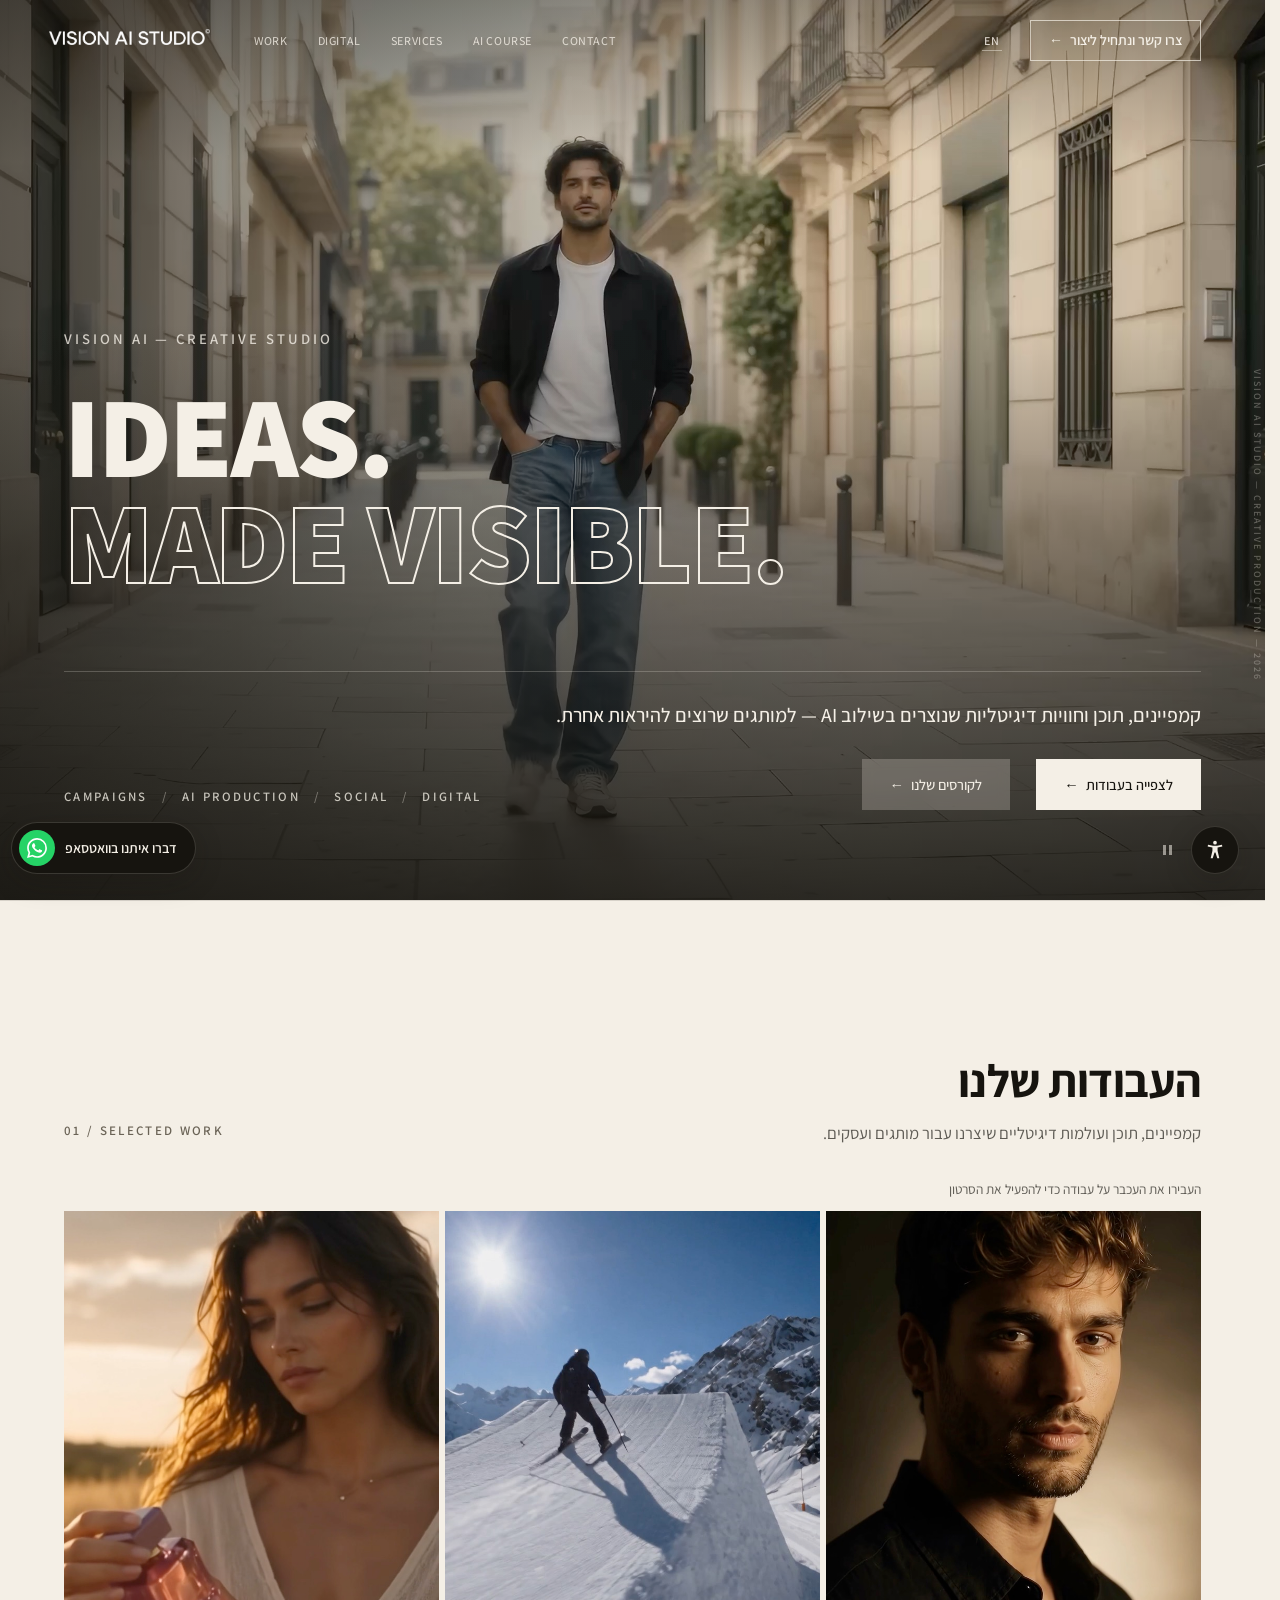
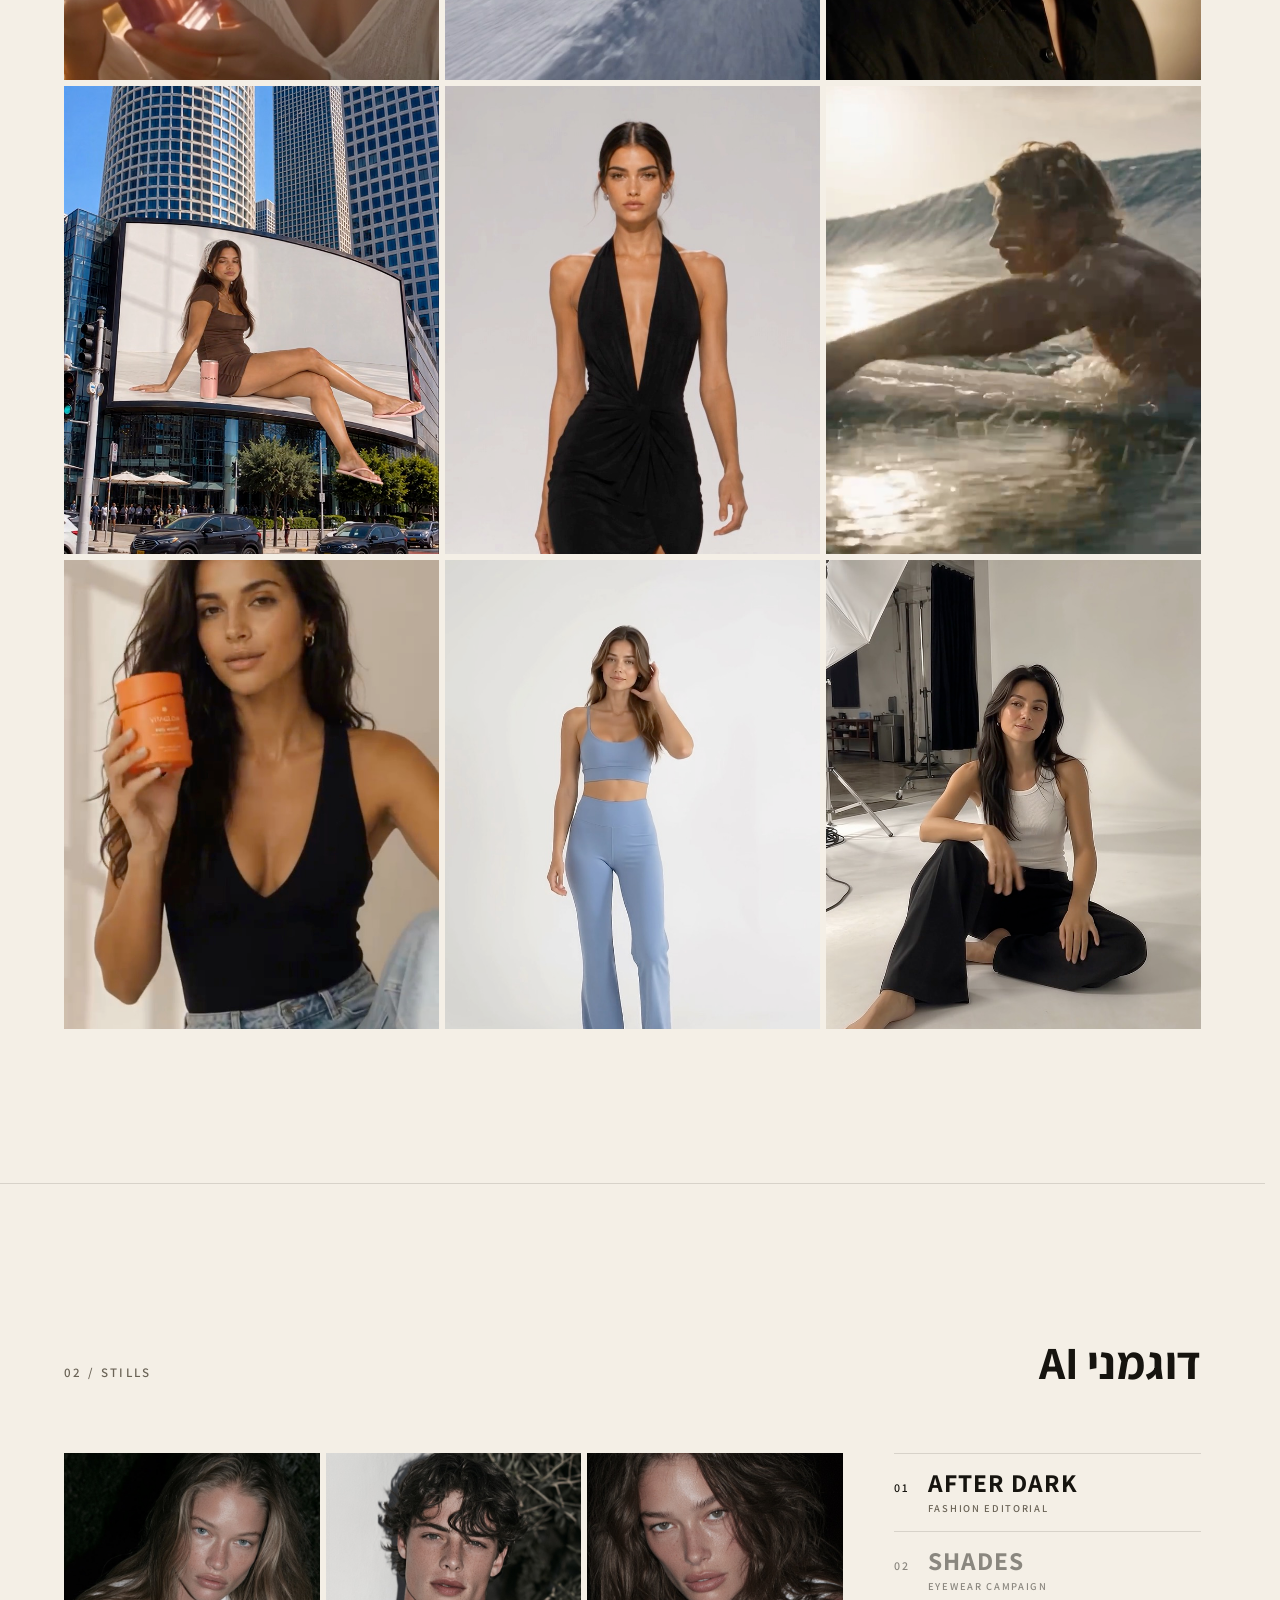
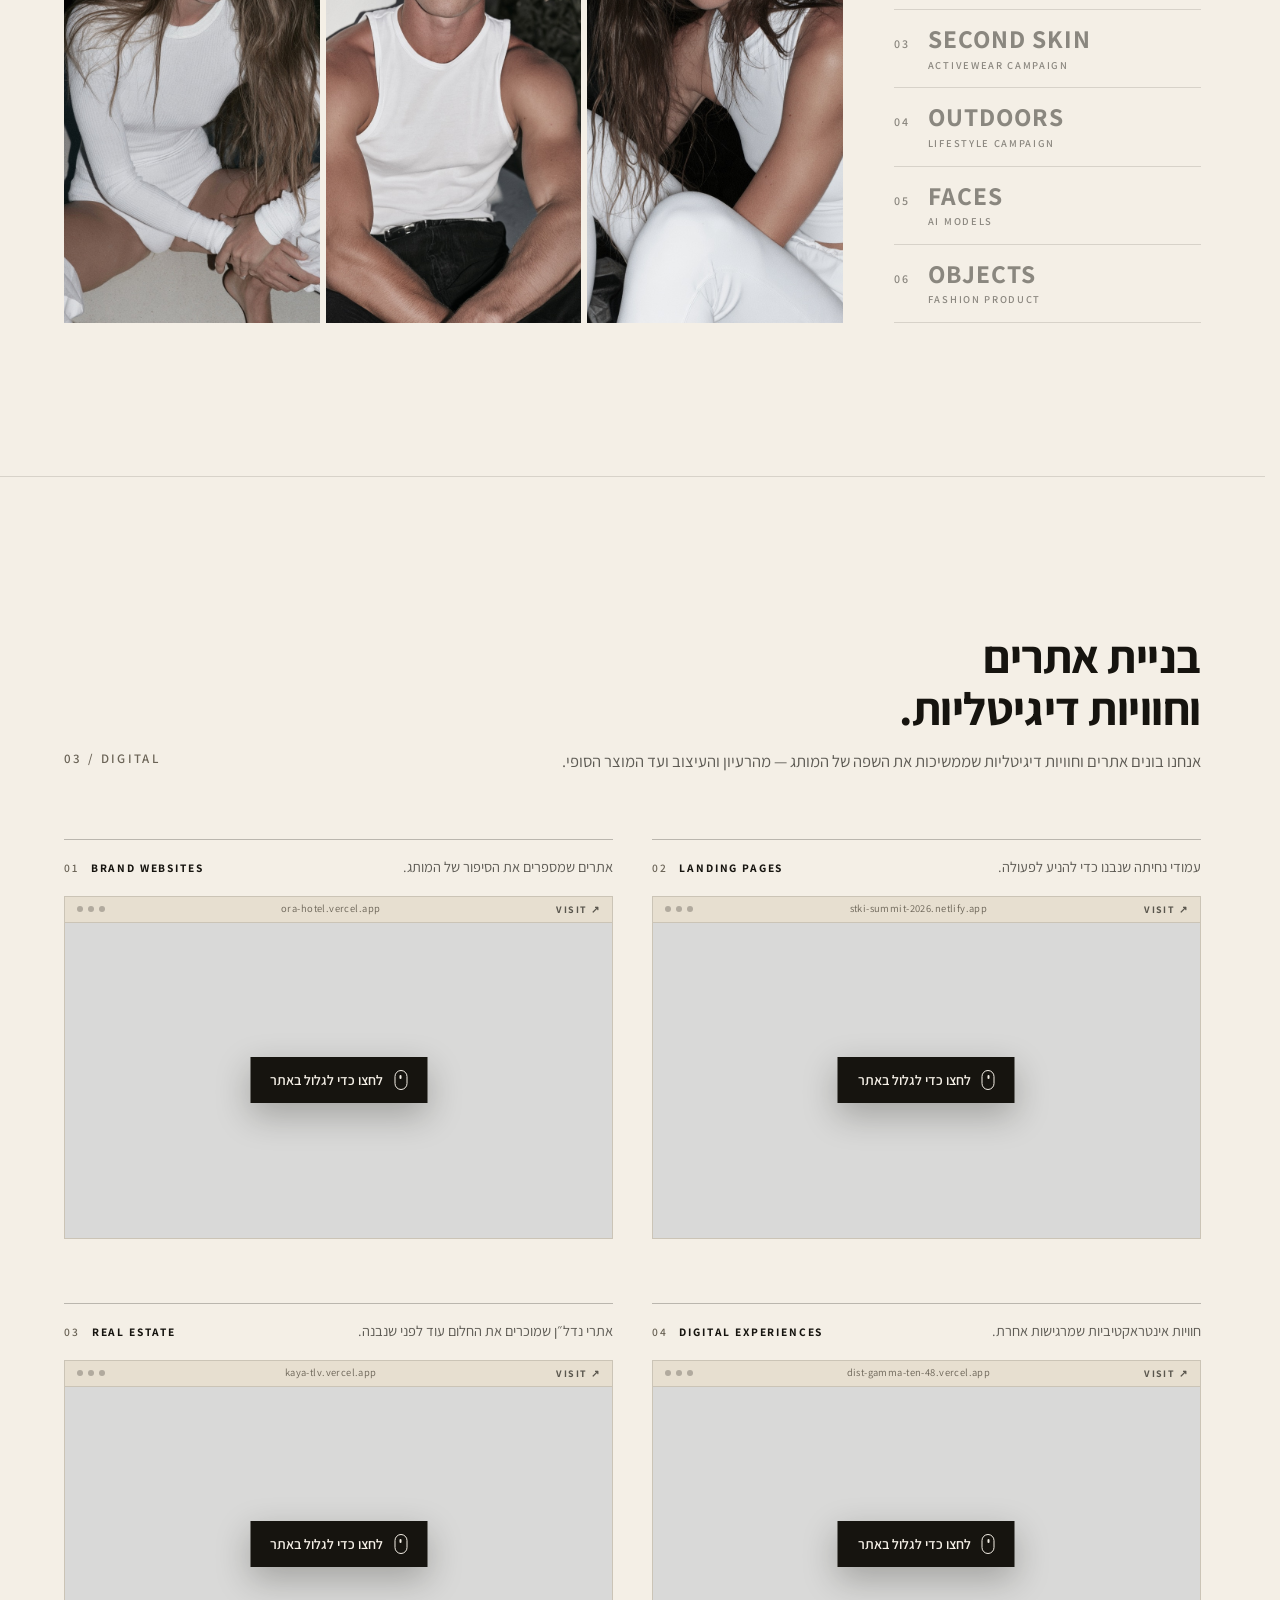
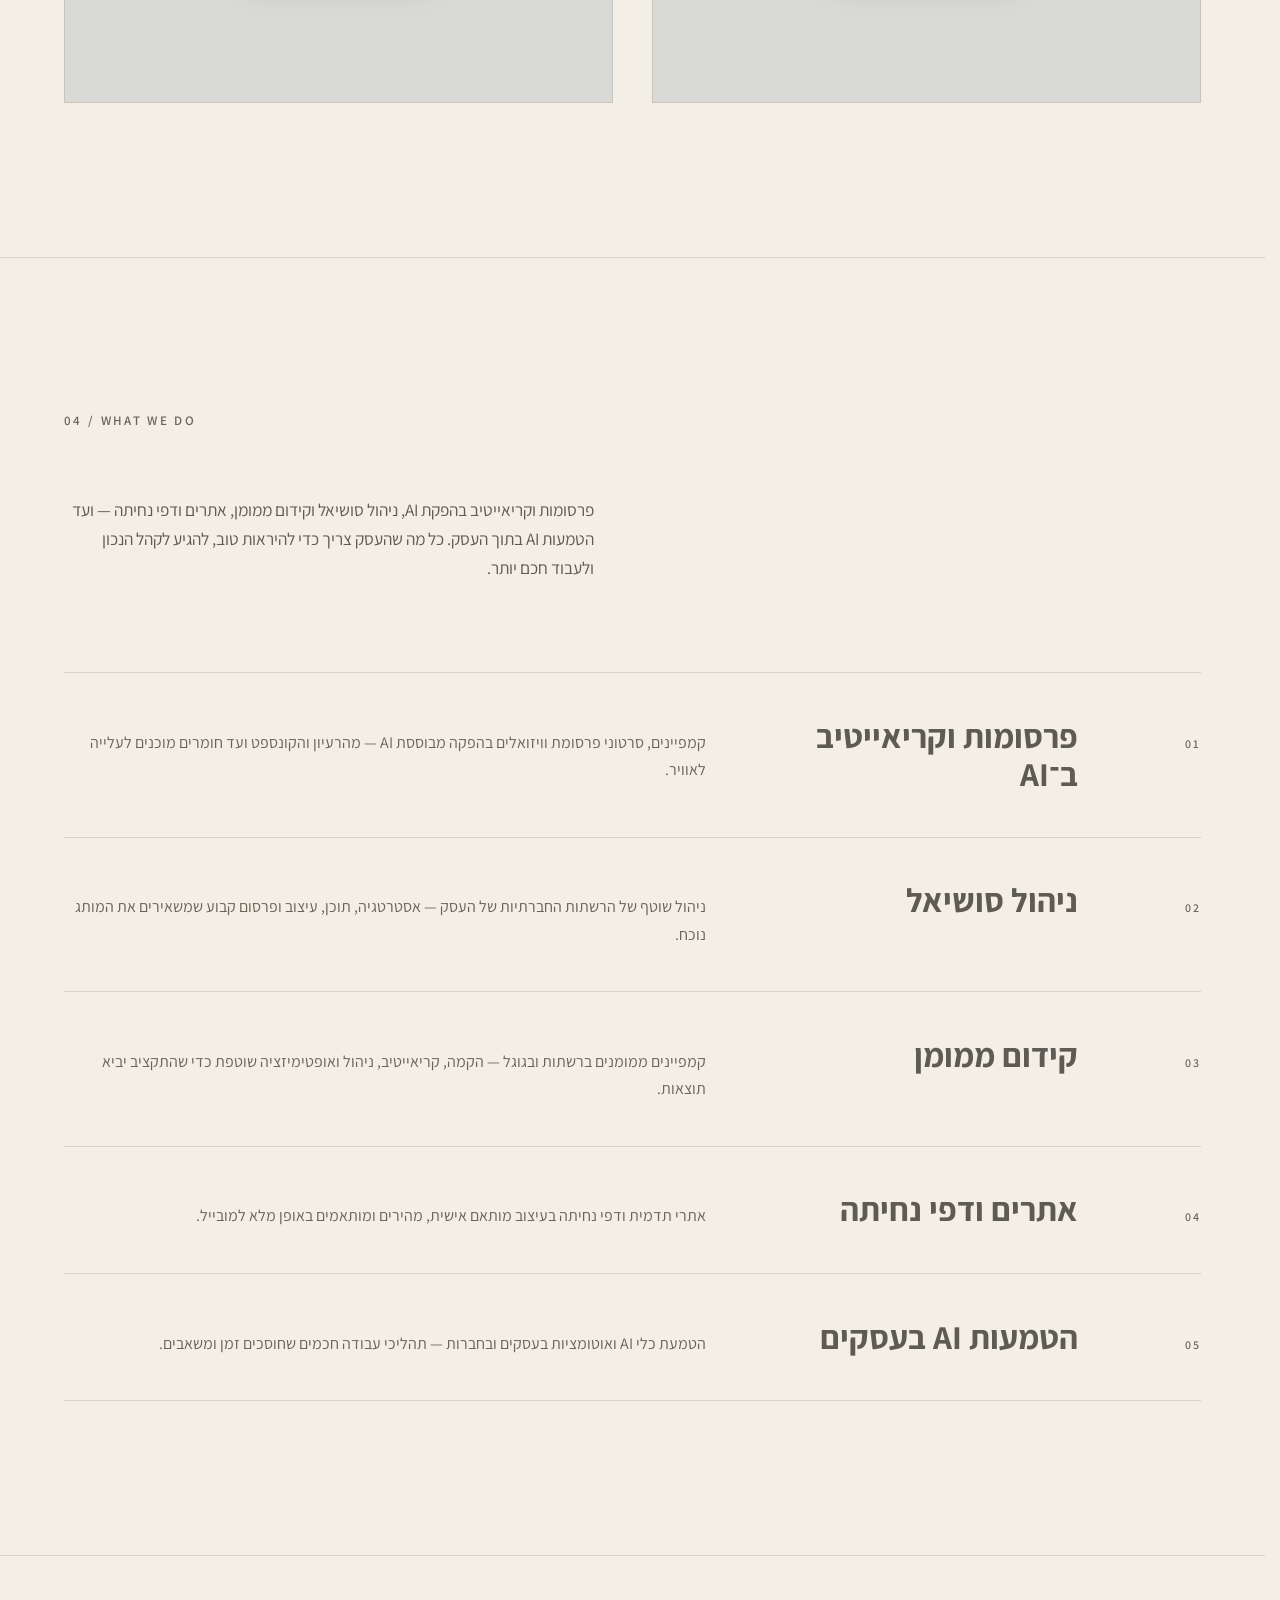
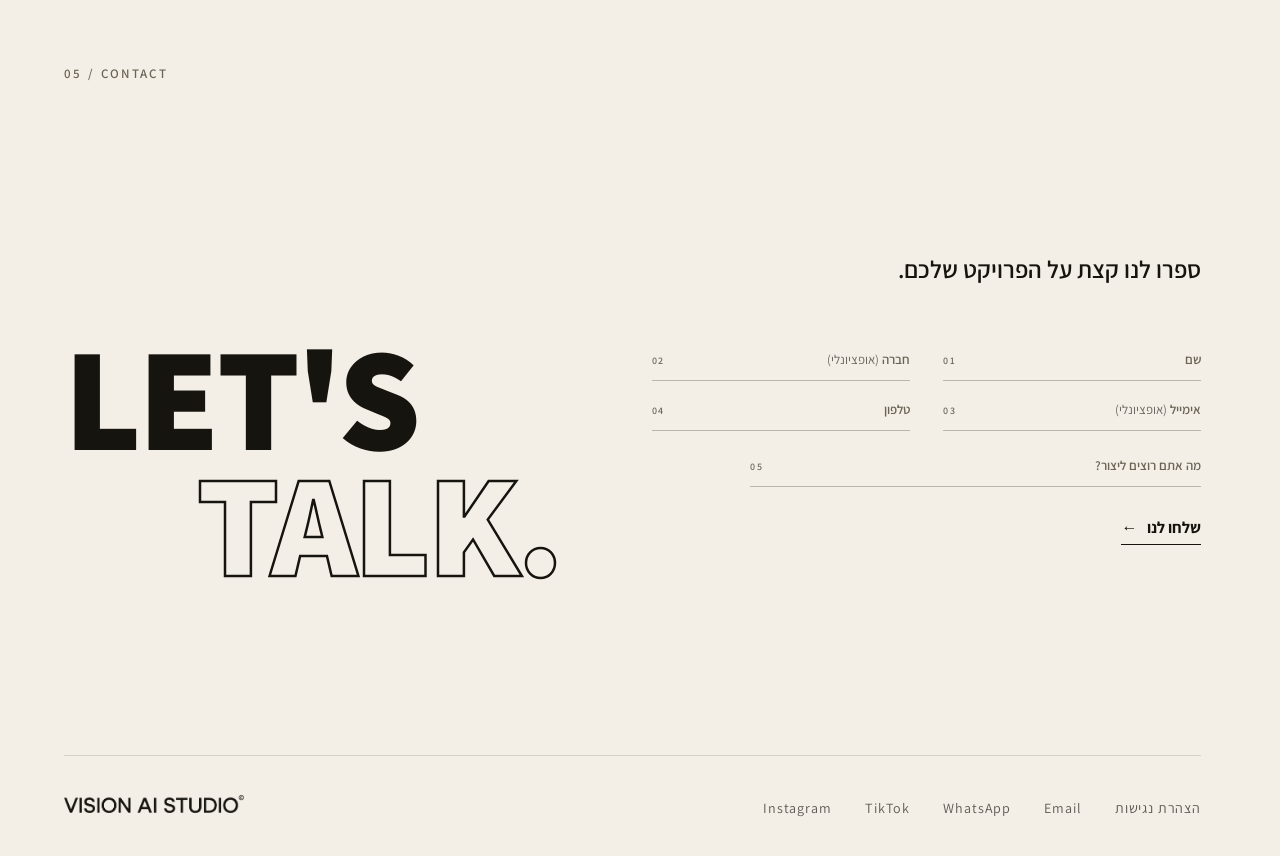
<file: index.html>
<!doctype html>
<html lang="he" dir="rtl">
<head>
<meta charset="UTF-8">
<meta name="viewport" content="width=device-width, initial-scale=1.0">
<title>Vision AI Studio — Creative Studio / AI Production</title>
<meta name="description" content="Vision AI Studio. AI is the tool. Creativity is the product. סטודיו קריאייטיב שיוצר לעסקים קמפיינים, תוכן ואתרים — מהרעיון ועד התוצאה.">
<link rel="canonical" href="https://visionai-studio.com/">
<!-- language versions: Hebrew at the root, English under /en (each page links to its twin) -->
<link rel="alternate" hreflang="he" href="https://visionai-studio.com/">
<link rel="alternate" hreflang="en" href="https://visionai-studio.com/en">
<link rel="alternate" hreflang="x-default" href="https://visionai-studio.com/">
<!-- link preview (WhatsApp, Facebook, etc.) — without these, each network picks an image off the page by itself -->
<meta property="og:type" content="website">
<meta property="og:locale" content="he_IL">
<meta property="og:locale:alternate" content="en_US">
<meta property="og:url" content="https://visionai-studio.com/">
<meta property="og:title" content="Vision AI Studio — Creative Studio / AI Production">
<meta property="og:description" content="סטודיו קריאייטיב שיוצר לעסקים קמפיינים, תוכן ואתרים — מהרעיון ועד התוצאה.">
<meta property="og:image" content="https://visionai-studio.com/assets/og.jpg">
<meta property="og:image:width" content="1200">
<meta property="og:image:height" content="630">
<meta name="twitter:card" content="summary_large_image">
<link rel="preconnect" href="https://fonts.googleapis.com">
<link rel="preconnect" href="https://fonts.gstatic.com" crossorigin>
<link href="https://fonts.googleapis.com/css2?family=Assistant:wght@300;400;500;600;700;800&display=swap" rel="stylesheet">
<link rel="stylesheet" href="css/style.css?v=98">
<script>
  /* accessibility menu: re-apply the visitor's saved choices before first paint */
  try {
    var a11y = JSON.parse(localStorage.getItem('vision-a11y') || '{}'), h = document.documentElement;
    if (a11y.text) h.classList.add('a11y-text-' + a11y.text);
    ['contrast', 'links', 'font', 'still'].forEach(function (k) { if (a11y[k]) h.classList.add('a11y-' + k); });
  } catch (e) {}
</script>
</head>
<body>
<a class="skip-link" href="#top">דילוג לתוכן הראשי</a>

<header class="site-header on-hero" id="siteHeader" dir="ltr">
  <div class="header-inner">
    <a href="#top" class="brand" aria-label="Vision AI Studio">
      <img class="logo-on-light" src="assets/logo-dark.webp" alt="Vision AI Studio" width="1753" height="174">
      <img class="logo-on-dark" src="assets/logo-light.webp" alt="" aria-hidden="true" width="1753" height="174">
    </a>

    <nav class="main-nav" aria-label="Primary">
      <a href="#work">WORK</a>
      <a href="#digital">DIGITAL</a>
      <a href="#services">SERVICES</a>
      <a href="/courses">AI COURSE</a>
      <a href="#contact">CONTACT</a>
    </nav>

    <a href="/en" class="lang-switch" lang="en" hreflang="en" aria-label="English version">EN</a>

    <a href="#contact" class="btn-talk" dir="rtl">צרו קשר ונתחיל ליצור <span class="arrow">←</span></a>

    <button class="menu-toggle" id="menuToggle" aria-label="Menu" aria-expanded="false">
      <span></span><span></span>
    </button>
  </div>

  <div class="mobile-nav" id="mobileNav">
    <a href="#work">WORK</a>
    <a href="#digital">DIGITAL</a>
    <a href="#services">SERVICES</a>
    <a href="/courses">AI COURSE</a>
    <a href="#contact">CONTACT</a>
  </div>
</header>

<main id="top" tabindex="-1">

  <!-- ===================================================== HERO — full-bleed looping campaign video, typography on top ===================================================== -->
  <section class="hero" id="hero">
    <div class="hero-media" aria-hidden="true">
      <video class="hero-video is-active" poster="assets/hero-poster-v2.jpg" autoplay muted loop playsinline preload="auto">
        <source src="video/hero-tall-v2.mp4" type="video/mp4" media="(orientation: portrait)">
        <source src="video/hero-wide-v2.mp4" type="video/mp4">
      </video>
      <video class="hero-video" muted playsinline preload="auto">
        <source src="video/hero-tall-v2.mp4" type="video/mp4" media="(orientation: portrait)">
        <source src="video/hero-wide-v2.mp4" type="video/mp4">
      </video>
      <div class="hero-shade"></div>
    </div>

    <button type="button" class="hero-pause" aria-pressed="false">
      <span class="hero-pause-icon" aria-hidden="true"><i></i><i></i></span>
      <span class="hero-pause-label sr-only">עצירת וידאו</span>
    </button>

    <div class="hero-inner">
      <p class="kicker reveal" dir="ltr">VISION AI — CREATIVE STUDIO</p>

      <h1 class="hero-headline reveal" dir="ltr">
        <span>IDEAS.</span>
        <span class="outline">MADE VISIBLE.</span>
      </h1>

      <div class="hero-bottom reveal">
        <div class="hero-text" dir="rtl">
          <p class="hero-lede">קמפיינים, תוכן וחוויות דיגיטליות שנוצרים בשילוב&nbsp;<span dir="ltr">AI</span>&nbsp;— למותגים שרוצים להיראות אחרת.</p>
          <div class="hero-ctas">
            <a href="#work" class="btn-primary">לצפייה בעבודות <span class="arrow">←</span></a>
            <a href="/courses" class="btn-soft">לקורסים שלנו <span class="arrow">←</span></a>
          </div>
        </div>

        <p class="hero-services" dir="ltr">
          <span>CAMPAIGNS</span><i>/</i><span>AI PRODUCTION</span><i>/</i><span>SOCIAL</span><i>/</i><span>DIGITAL</span>
        </p>
      </div>
    </div>

    <span class="spine" aria-hidden="true" dir="ltr">VISION AI STUDIO — CREATIVE PRODUCTION — 2026</span>
  </section>

  <!-- ===================================================== SELECTED WORK — 3×3 campaign wall, poster → video on hover / focus / tap ===================================================== -->
  <!-- each tile: poster <img> + <video data-src> (loaded on first activation); data-start = the poster's timestamp, so the video picks up from that exact frame -->
  <section class="section work" id="work">
    <div class="work-head">
      <p class="kicker reveal" dir="ltr">01 / SELECTED WORK</p>
      <div class="work-head-text reveal" dir="rtl">
        <h2 class="work-title">העבודות שלנו</h2>
        <p class="work-sub work-sub-line">קמפיינים, תוכן ועולמות דיגיטליים שיצרנו עבור מותגים ועסקים.</p>
      </div>
    </div>

    <p class="work-hint reveal" dir="rtl">העבירו את העכבר על עבודה כדי להפעיל את הסרטון</p>

    <div class="work-grid reveal">
      <a href="#" class="work-tile" data-tone="a" dir="ltr">
        <span class="work-media">
          <img class="work-poster" src="assets/work/golden-hour.jpg" alt="דוגמנית בשדה בשקיעה עם בקבוק בושם" loading="lazy" decoding="async">
          <video class="work-video" data-src="video/grid-web/golden-hour.mp4" data-start="5.00" muted loop playsinline preload="none" aria-hidden="true"></video>
        </span>
        <span class="work-label"><span class="work-label-name">GOLDEN HOUR</span><span class="work-label-cat">FRAGRANCE CAMPAIGN</span></span>
      </a>
      <a href="#" class="work-tile" data-tone="b" dir="ltr">
        <span class="work-media">
          <img class="work-poster" src="assets/work/summit.jpg" alt="גולש סקי יורד במדרון מושלג" loading="lazy" decoding="async">
          <video class="work-video" data-src="video/grid-web/summit.mp4" data-start="5.02" muted loop playsinline preload="none" aria-hidden="true"></video>
        </span>
        <span class="work-label"><span class="work-label-name">SKI</span><span class="work-label-cat">WINTER SPORT FILM</span></span>
      </a>
      <a href="#" class="work-tile" data-tone="e" dir="ltr">
        <span class="work-media">
          <img class="work-poster" src="assets/work/noir.jpg" alt="דיוקן גבר בתאורה כהה לקמפיין בושם" loading="lazy" decoding="async">
          <video class="work-video" data-src="video/grid-web/noir.mp4" data-start="23.06" muted loop playsinline preload="none" aria-hidden="true"></video>
        </span>
        <span class="work-label"><span class="work-label-name">LUMIÈRE</span><span class="work-label-cat">MEN'S FRAGRANCE CAMPAIGN</span></span>
      </a>
      <a href="#" class="work-tile" data-tone="b" dir="ltr">
        <span class="work-media">
          <img class="work-poster" src="assets/work/billboard.jpg" alt="שלט חוצות דיגיטלי על מגדל בתל אביב" loading="lazy" decoding="async">
          <video class="work-video" data-src="video/grid-web/billboard.mp4" data-start="5.02" muted loop playsinline preload="none" aria-hidden="true"></video>
        </span>
        <span class="work-label"><span class="work-label-name">BILLBOARD</span><span class="work-label-cat">OUT-OF-HOME CAMPAIGN</span></span>
      </a>
      <a href="#" class="work-tile" data-tone="c" dir="ltr" style="--focus: 50% 0%">
        <span class="work-media">
          <img class="work-poster" src="assets/work/runway.jpg" alt="דוגמנית בשמלה שחורה על מסלול" loading="lazy" decoding="async">
          <video class="work-video" data-src="video/grid-web/runway.mp4" data-start="0.60" muted loop playsinline preload="none" aria-hidden="true"></video>
        </span>
        <span class="work-label"><span class="work-label-name">RUNWAY</span><span class="work-label-cat">FASHION FILM</span></span>
      </a>
      <a href="#" class="work-tile" data-tone="d" dir="ltr">
        <span class="work-media">
          <img class="work-poster" src="assets/work/swell.jpg" alt="גולש גלים על הגל בשקיעה" loading="lazy" decoding="async">
          <video class="work-video" data-src="video/grid-web/swell.mp4" data-start="0.60" muted loop playsinline preload="none" aria-hidden="true"></video>
        </span>
        <span class="work-label"><span class="work-label-name">SURF</span><span class="work-label-cat">SPORT FILM</span></span>
      </a>
      <a href="#" class="work-tile" data-tone="a" dir="ltr">
        <span class="work-media">
          <img class="work-poster" src="assets/work/daily.jpg" alt="דוגמנית עם אריזת תוסף תזונה" loading="lazy" decoding="async">
          <video class="work-video" data-src="video/grid-web/daily.mp4" data-start="8.48" muted loop playsinline preload="none" aria-hidden="true"></video>
        </span>
        <span class="work-label"><span class="work-label-name">VITAGLOW</span><span class="work-label-cat">SUPPLEMENTS CAMPAIGN</span></span>
      </a>
      <a href="#" class="work-tile" data-tone="c" dir="ltr" style="--focus: 50% 25%">
        <span class="work-media">
          <img class="work-poster" src="assets/work/motion.jpg" alt="דוגמנית בבגדי ספורט בסטודיו לבן" loading="lazy" decoding="async">
          <video class="work-video" data-src="video/grid-web/motion.mp4" data-start="0.96" muted loop playsinline preload="none" aria-hidden="true"></video>
        </span>
        <span class="work-label"><span class="work-label-name">ACTIVEWEAR</span><span class="work-label-cat">SPORTSWEAR CAMPAIGN</span></span>
      </a>
      <a href="#" class="work-tile" data-tone="d" dir="ltr">
        <span class="work-media">
          <img class="work-poster" src="assets/work/studio.jpg" alt="צילום סטודיו — דוגמנית יושבת ליד תאורה" loading="lazy" decoding="async">
          <video class="work-video" data-src="video/grid-web/studio.mp4" data-start="5.00" muted loop playsinline preload="none" aria-hidden="true"></video>
        </span>
        <span class="work-label"><span class="work-label-name">STUDIO SHOOT</span><span class="work-label-cat">FASHION CAMPAIGN</span></span>
      </a>
    </div>
  </section>

  <!-- ===================================================== STILLS — campaign photography on one stage: the list picks a campaign (hover / focus / tap), its three frames take the stage ===================================================== -->
  <section class="section stills" id="stills">
    <div class="work-head">
      <p class="kicker reveal" dir="ltr">02 / STILLS</p>
      <div class="work-head-text reveal" dir="rtl">
        <h2 class="work-title">דוגמני <span dir="ltr">AI</span></h2>
      </div>
    </div>

    <div class="stills-wrap reveal" dir="ltr">
      <div class="stills-stage">
        <ul class="stills-panel is-active" id="stills-dark" role="tabpanel" aria-labelledby="stills-tab-dark">
          <li><img src="assets/stills/dark-3.jpg" alt="דוגמנית בלבן יושבת, צילום פלאש בלילה" width="928" height="1232" loading="lazy" decoding="async"></li>
          <li><img src="assets/stills/dark-1.jpg" alt="דוגמן בגופייה לבנה יושב, צילום פלאש בלילה" width="928" height="1232" loading="lazy" decoding="async"></li>
          <li><img src="assets/stills/dark-2.jpg?v=5" alt="דוגמנית בסט לבן יושבת, צילום פלאש על רקע שחור" width="960" height="1200" loading="lazy" decoding="async" style="object-position: 40% 30%"></li>
        </ul>
        <ul class="stills-panel" id="stills-shades" role="tabpanel" aria-labelledby="stills-tab-shades">
          <li><img src="assets/stills/shades-1.jpg" alt="שתי דוגמניות במשקפי שמש ובחליפות שחורות" width="960" height="1200" loading="lazy" decoding="async"></li>
          <li><img src="assets/stills/shades-3.jpg?v=2" alt="קלוז־אפ מלמטה של דוגמנית במשקפי שמש, דוגמן בחליפה ברקע" width="960" height="1200" loading="lazy" decoding="async" style="object-position: 62% 30%"></li>
          <li><img src="assets/stills/shades-2.jpg" alt="שלושה דוגמנים במשקפי שמש ובשחור על רקע קיר לבן" width="960" height="1200" loading="lazy" decoding="async"></li>
        </ul>
        <ul class="stills-panel" id="stills-skin" role="tabpanel" aria-labelledby="stills-tab-skin">
          <li><img src="assets/stills/skin-3.jpg?v=2" alt="דוגמנית בסט אקטיבוור ורוד עם שרוול ארוך, מבט מעל הכתף" width="1024" height="1024" loading="lazy" decoding="async" style="object-position: 38% 30%"></li>
          <li><img src="assets/stills/skin-1.jpg?v=2" alt="קלוז־אפ של סט אקטיבוור בצבע שמנת על שתי דוגמניות" width="960" height="1200" loading="lazy" decoding="async" style="object-position: 50% 50%"></li>
          <li><img src="assets/stills/skin-4.jpg" alt="דוגמנית בסט אקטיבוור אפור מול המצלמה" width="1024" height="1024" loading="lazy" decoding="async"></li>
        </ul>
        <ul class="stills-panel" id="stills-outdoors" role="tabpanel" aria-labelledby="stills-tab-outdoors">
          <li><img src="assets/stills/outdoors-1.jpg" alt="דוגמנית בחולצה חומה בין עלים ירוקים" width="1024" height="1024" loading="lazy" decoding="async"></li>
          <li><img src="assets/stills/outdoors-4.jpg" alt="דוגמנית מחייכת עם פחית משקה בגינה" width="928" height="1232" loading="lazy" decoding="async"></li>
          <li><img src="assets/stills/outdoors-2.jpg" alt="דוגמנית בסוודר לבן יושבת על צלע הר" width="1024" height="1024" loading="lazy" decoding="async"></li>
        </ul>
        <ul class="stills-panel" id="stills-faces" role="tabpanel" aria-labelledby="stills-tab-faces">
          <li><img src="assets/stills/faces-2.jpg" alt="קלוז־אפ של דוגמנית עם עיניים בהירות ונמשים" width="1024" height="1024" loading="lazy" decoding="async"></li>
          <li><img src="assets/stills/faces-1.jpg?v=3" alt="פורטרט שחור־לבן של דוגמנית עם שיער אסוף, מבט מעל הכתף" width="1024" height="1024" loading="lazy" decoding="async" style="object-position: 44% 50%"></li>
          <li><img src="assets/stills/faces-4.jpg?v=4" alt="פורטרט של דוגמן עם שיער מתולתל רטוב על רקע בהיר" width="960" height="1200" loading="lazy" decoding="async"></li>
        </ul>
        <ul class="stills-panel" id="stills-objects" role="tabpanel" aria-labelledby="stills-tab-objects">
          <li><img src="assets/stills/objects-2.jpg" alt="חולצה לבנה עם עניבה שחורה וחגורת עור על גוש אבן" width="928" height="1232" loading="lazy" decoding="async" style="object-position: 50% 60%"></li>
          <li><img src="assets/stills/objects-3.jpg" alt="מכנסיים בהירים רחבים, תיק עור שחור ונעלי עקב על רקע שחור" width="928" height="1232" loading="lazy" decoding="async" style="object-position: 50% 60%"></li>
          <li><img src="assets/stills/objects-0.jpg" alt="רגל בנעל עקב עם פרווה, עומדת על סלע" width="928" height="1232" loading="lazy" decoding="async" style="object-position: 50% 60%"></li>
        </ul>
      </div>

      <div class="stills-tabs" role="tablist" aria-label="קמפיינים" aria-orientation="vertical">
        <button type="button" class="stills-tab is-active" id="stills-tab-dark" role="tab" aria-selected="true" aria-controls="stills-dark" tabindex="0"><span class="stills-tab-num">01</span><span class="stills-tab-name">AFTER DARK</span><span class="stills-tab-cat">FASHION EDITORIAL</span></button>
        <button type="button" class="stills-tab" id="stills-tab-shades" role="tab" aria-selected="false" aria-controls="stills-shades" tabindex="-1"><span class="stills-tab-num">02</span><span class="stills-tab-name">SHADES</span><span class="stills-tab-cat">EYEWEAR CAMPAIGN</span></button>
        <button type="button" class="stills-tab" id="stills-tab-skin" role="tab" aria-selected="false" aria-controls="stills-skin" tabindex="-1"><span class="stills-tab-num">03</span><span class="stills-tab-name">SECOND SKIN</span><span class="stills-tab-cat">ACTIVEWEAR CAMPAIGN</span></button>
        <button type="button" class="stills-tab" id="stills-tab-outdoors" role="tab" aria-selected="false" aria-controls="stills-outdoors" tabindex="-1"><span class="stills-tab-num">04</span><span class="stills-tab-name">OUTDOORS</span><span class="stills-tab-cat">LIFESTYLE CAMPAIGN</span></button>
        <button type="button" class="stills-tab" id="stills-tab-faces" role="tab" aria-selected="false" aria-controls="stills-faces" tabindex="-1"><span class="stills-tab-num">05</span><span class="stills-tab-name">FACES</span><span class="stills-tab-cat">AI MODELS</span></button>
        <button type="button" class="stills-tab" id="stills-tab-objects" role="tab" aria-selected="false" aria-controls="stills-objects" tabindex="-1"><span class="stills-tab-num">06</span><span class="stills-tab-name">OBJECTS</span><span class="stills-tab-cat">FASHION PRODUCT</span></button>
      </div>
    </div>
  </section>

  <!-- ===================================================== DIGITAL — the campaign carried into websites & digital experiences ===================================================== -->
  <section class="section digital" id="digital">
    <div class="work-head digital-head">
      <p class="kicker reveal" dir="ltr">03 / DIGITAL</p>
      <div class="work-head-text reveal" dir="rtl">
        <h2 class="work-title">בניית אתרים<br>וחוויות דיגיטליות.</h2>
        <p class="work-sub digital-sub">אנחנו בונים אתרים וחוויות דיגיטליות שממשיכות את השפה של המותג — מהרעיון והעיצוב ועד המוצר הסופי.</p>
      </div>
    </div>

    <!-- live previews: each real site renders at desktop width, scaled into its frame. Frozen until the visitor presses the button in its centre; then it scrolls inside (page scroll locked meanwhile) until they leave it -->
    <div class="digital-grid">
      <article class="digital-item reveal">
        <div class="digital-caption">
          <p class="digital-label" dir="ltr"><span class="digital-num">01</span>BRAND WEBSITES</p>
          <p class="digital-desc" dir="rtl">אתרים שמספרים את הסיפור של המותג.</p>
        </div>
        <div class="digital-visual is-live-site" dir="ltr">
          <span class="digital-bar">
            <i></i><i></i><i></i>
            <span class="digital-url">ora-hotel.vercel.app</span>
            <a class="digital-visit" href="https://ora-hotel.vercel.app" target="_blank" rel="noopener" aria-label="ביקור באתר ORA Hotel">VISIT ↗</a>
          </span>
          <span class="digital-screen">
            <iframe class="digital-frame" data-src="https://ora-hotel.vercel.app" title="ORA Hotel — website preview" loading="lazy" tabindex="-1"></iframe>
          </span>
          <a class="digital-open" href="https://ora-hotel.vercel.app" target="_blank" rel="noopener">פתחו את האתר <span dir="ltr">↗</span></a>
          <button type="button" class="digital-enter" dir="rtl"><span class="digital-enter-icon" aria-hidden="true"></span>לחצו כדי לגלול באתר</button>
          <button type="button" class="digital-exit" dir="rtl" hidden>יציאה ✕</button>
        </div>
      </article>
      <article class="digital-item reveal">
        <div class="digital-caption">
          <p class="digital-label" dir="ltr"><span class="digital-num">02</span>LANDING PAGES</p>
          <p class="digital-desc" dir="rtl">עמודי נחיתה שנבנו כדי להניע לפעולה.</p>
        </div>
        <div class="digital-visual is-live-site" dir="ltr">
          <span class="digital-bar">
            <i></i><i></i><i></i>
            <span class="digital-url">stki-summit-2026.netlify.app</span>
            <a class="digital-visit" href="https://stki-summit-2026.netlify.app" target="_blank" rel="noopener" aria-label="ביקור באתר STKI Summit 2026">VISIT ↗</a>
          </span>
          <span class="digital-screen">
            <iframe class="digital-frame" data-src="https://stki-summit-2026.netlify.app" title="STKI Summit 2026 — website preview" loading="lazy" tabindex="-1"></iframe>
          </span>
          <a class="digital-open" href="https://stki-summit-2026.netlify.app" target="_blank" rel="noopener">פתחו את האתר <span dir="ltr">↗</span></a>
          <button type="button" class="digital-enter" dir="rtl"><span class="digital-enter-icon" aria-hidden="true"></span>לחצו כדי לגלול באתר</button>
          <button type="button" class="digital-exit" dir="rtl" hidden>יציאה ✕</button>
        </div>
      </article>
      <article class="digital-item reveal">
        <div class="digital-caption">
          <p class="digital-label" dir="ltr"><span class="digital-num">03</span>REAL ESTATE</p>
          <p class="digital-desc" dir="rtl">אתרי נדל״ן שמוכרים את החלום עוד לפני שנבנה.</p>
        </div>
        <div class="digital-visual is-live-site" dir="ltr">
          <span class="digital-bar">
            <i></i><i></i><i></i>
            <span class="digital-url">kaya-tlv.vercel.app</span>
            <a class="digital-visit" href="https://kaya-tlv.vercel.app" target="_blank" rel="noopener" aria-label="ביקור באתר KAYA Tel Aviv">VISIT ↗</a>
          </span>
          <span class="digital-screen">
            <iframe class="digital-frame" data-src="https://kaya-tlv.vercel.app" title="KAYA Tel Aviv — website preview" loading="lazy" tabindex="-1"></iframe>
          </span>
          <a class="digital-open" href="https://kaya-tlv.vercel.app" target="_blank" rel="noopener">פתחו את האתר <span dir="ltr">↗</span></a>
          <button type="button" class="digital-enter" dir="rtl"><span class="digital-enter-icon" aria-hidden="true"></span>לחצו כדי לגלול באתר</button>
          <button type="button" class="digital-exit" dir="rtl" hidden>יציאה ✕</button>
        </div>
      </article>
      <article class="digital-item reveal">
        <div class="digital-caption">
          <p class="digital-label" dir="ltr"><span class="digital-num">04</span>DIGITAL EXPERIENCES</p>
          <p class="digital-desc" dir="rtl">חוויות אינטראקטיביות שמרגישות אחרת.</p>
        </div>
        <div class="digital-visual is-live-site" dir="ltr">
          <span class="digital-bar">
            <i></i><i></i><i></i>
            <span class="digital-url">dist-gamma-ten-48.vercel.app</span>
            <a class="digital-visit" href="https://dist-gamma-ten-48.vercel.app" target="_blank" rel="noopener" aria-label="ביקור באתר Samsung Galaxy Z Fold6">VISIT ↗</a>
          </span>
          <span class="digital-screen">
            <iframe class="digital-frame" data-src="https://dist-gamma-ten-48.vercel.app" title="Samsung Galaxy Z Fold6 — website preview" loading="lazy" tabindex="-1"></iframe>
          </span>
          <a class="digital-open" href="https://dist-gamma-ten-48.vercel.app" target="_blank" rel="noopener">פתחו את האתר <span dir="ltr">↗</span></a>
          <button type="button" class="digital-enter" dir="rtl"><span class="digital-enter-icon" aria-hidden="true"></span>לחצו כדי לגלול באתר</button>
          <button type="button" class="digital-exit" dir="rtl" hidden>יציאה ✕</button>
        </div>
      </article>
    </div>
  </section>

  <!-- ===================================================== WHAT WE DO — editorial capabilities: intro + five ruled services =====================================================
       content-led on purpose (the sections above carry the visuals). Scroll only emphasises the row being read. -->
  <section class="section wwd" id="services">
    <p class="kicker wwd-label" dir="ltr">04 / WHAT WE DO</p>

    <div class="wwd-intro" dir="rtl">
      <h2 class="wwd-headline reveal">מה אנחנו יוצרים?</h2>
      <p class="wwd-lede reveal">פרסומות וקריאייטיב בהפקת <bdi>AI</bdi>, ניהול סושיאל וקידום ממומן, אתרים ודפי נחיתה — ועד הטמעות <bdi>AI</bdi> בתוך העסק. כל מה שהעסק צריך כדי להיראות טוב, להגיע לקהל הנכון ולעבוד חכם יותר.</p>
    </div>

    <ol class="cap-list" dir="rtl">
        <li class="cap-row">
          <span class="cap-num" dir="ltr">01</span>
          <h3 class="cap-title">פרסומות וקריאייטיב ב־<bdi>AI</bdi></h3>
          <p class="cap-desc">קמפיינים, סרטוני פרסומת וויזואלים בהפקה מבוססת <bdi>AI</bdi> — מהרעיון והקונספט ועד חומרים מוכנים לעלייה לאוויר.</p>
        </li>
        <li class="cap-row">
          <span class="cap-num" dir="ltr">02</span>
          <h3 class="cap-title">ניהול סושיאל</h3>
          <p class="cap-desc">ניהול שוטף של הרשתות החברתיות של העסק — אסטרטגיה, תוכן, עיצוב ופרסום קבוע שמשאירים את המותג נוכח.</p>
        </li>
        <li class="cap-row">
          <span class="cap-num" dir="ltr">03</span>
          <h3 class="cap-title">קידום ממומן</h3>
          <p class="cap-desc">קמפיינים ממומנים ברשתות ובגוגל — הקמה, קריאייטיב, ניהול ואופטימיזציה שוטפת כדי שהתקציב יביא תוצאות.</p>
        </li>
        <li class="cap-row">
          <span class="cap-num" dir="ltr">04</span>
          <h3 class="cap-title">אתרים ודפי נחיתה</h3>
          <p class="cap-desc">אתרי תדמית ודפי נחיתה בעיצוב מותאם אישית, מהירים ומותאמים באופן מלא למובייל.</p>
        </li>
        <li class="cap-row">
          <span class="cap-num" dir="ltr">05</span>
          <h3 class="cap-title">הטמעות <bdi>AI</bdi> בעסקים</h3>
          <p class="cap-desc">הטמעת כלי <bdi>AI</bdi> ואוטומציות בעסקים ובחברות — תהליכי עבודה חכמים שחוסכים זמן ומשאבים.</p>
        </li>
    </ol>
  </section>

  <!-- ===================================================== AI COURSE — off the home page for now (the header and hero still link to the courses screen). To bring it back: remove the comment marks around the section and renumber CONTACT to 06 ===================================================== -->
  <!--
  <section class="section courses" id="courses">
    <a class="course-band reveal" href="/courses">
      <span class="kicker" dir="ltr">05 / AI COURSE</span>
      <span class="course-band-text" dir="rtl">
        <h2 class="course-band-title"><span class="course-band-dim">כל מה שראיתם כאן,</span> אפשר ללמוד לעשות.</h2>
        <span class="course-band-foot">
          <span class="course-band-sub">קורס <span dir="ltr">AI</span> אחד, שני מסלולים.</span>
          <span class="cc-go">לקורס ה־<span dir="ltr">AI</span> <i>←</i></span>
        </span>
      </span>
    </a>
  </section>
  -->

  <!-- ===================================================== CONTACT — the last frame: one viewport, type-led, ruled form, closing credits ===================================================== -->
  <section class="closing" id="contact">
    <div class="closing-frame">

      <div class="closing-top" dir="ltr">
        <p class="kicker closing-label reveal">05 / CONTACT</p>
      </div>

      <div class="closing-main">
        <h2 class="closing-title reveal" style="--d:.12s" dir="ltr">
          <span>LET'S</span>
          <span class="outline">TALK.</span>
        </h2>

        <div class="closing-side">
          <p class="closing-lede reveal" style="--d:.25s" dir="rtl">ספרו לנו קצת על הפרויקט שלכם.</p>

          <form class="closing-form" id="contactForm" dir="rtl" novalidate>
            <input class="cf-honey" type="text" name="_honey" tabindex="-1" autocomplete="off" aria-hidden="true">
            <div class="cf-grid">
          <label class="cf-field reveal" style="--d:0.35s">
            <span class="cf-label">שם</span>
            <input name="name" type="text" autocomplete="name" required>
            <span class="cf-index" dir="ltr" aria-hidden="true">01</span>
          </label>
          <label class="cf-field reveal" style="--d:0.42s">
            <span class="cf-label">חברה <span class="cf-optional">(אופציונלי)</span></span>
            <input name="company" type="text" autocomplete="organization">
            <span class="cf-index" dir="ltr" aria-hidden="true">02</span>
          </label>
          <label class="cf-field reveal" style="--d:0.49s">
            <span class="cf-label">אימייל <span class="cf-optional">(אופציונלי)</span></span>
            <input name="email" type="email" autocomplete="email" dir="ltr">
            <span class="cf-index" dir="ltr" aria-hidden="true">03</span>
          </label>
          <label class="cf-field reveal" style="--d:0.56s">
            <span class="cf-label">טלפון</span>
            <input name="phone" type="tel" autocomplete="tel" dir="ltr">
            <span class="cf-index" dir="ltr" aria-hidden="true">04</span>
          </label>
            </div>
            <label class="cf-field cf-wide reveal" style="--d:.63s">
              <span class="cf-label">מה אתם רוצים ליצור?</span>
              <textarea name="message" rows="1"></textarea>
              <span class="cf-index" dir="ltr" aria-hidden="true">05</span>
            </label>
            <div class="cf-submit reveal" style="--d:.72s">
              <button type="submit" class="btn-submit">שלחו לנו <span class="arrow">←</span></button>
              <p class="cf-status" role="status" aria-live="polite"></p>
            </div>
          </form>
        </div>
      </div>

      <footer class="site-footer reveal" style="--d:.85s">
        <div class="footer-credits" dir="ltr">
          <div class="footer-id">
            <img class="footer-logo" src="assets/logo-dark.webp" alt="Vision AI Studio" width="1753" height="174">
          </div>
          <nav class="footer-links" aria-label="Contact links">
            <a href="https://www.instagram.com/visionaicreative" target="_blank" rel="noopener">Instagram</a>
            <a href="https://www.tiktok.com/@studioaivision" target="_blank" rel="noopener">TikTok</a>
            <a href="https://wa.me/972525529235?text=%D7%94%D7%99%D7%99%2C%20%D7%94%D7%92%D7%A2%D7%AA%D7%99%20%D7%9E%D7%94%D7%90%D7%AA%D7%A8%20%D7%A9%D7%9C%20Vision%20AI%20Studio%20%D7%95%D7%90%D7%A9%D7%9E%D7%97%20%D7%9C%D7%A9%D7%9E%D7%95%D7%A2%20%D7%A4%D7%A8%D7%98%D7%99%D7%9D" target="_blank" rel="noopener">WhatsApp</a>
            <a href="mailto:visionaiacreative@gmail.com">Email</a>
            <a href="/accessibility" dir="rtl">הצהרת נגישות</a>
          </nav>
        </div>
      </footer>

    </div>
  </section>

</main>

<!-- floating WhatsApp — set the number (international, digits only, e.g. 972501234567) in data-phone -->
<a class="wa-float" href="https://wa.me/972525529235" data-phone="972525529235" data-text="היי, הגעתי מהאתר של Vision AI Studio ואשמח לשמוע פרטים" target="_blank" rel="noopener" dir="rtl" aria-label="דברו איתנו בוואטסאפ">
  <span class="wa-icon" aria-hidden="true">
    <svg viewBox="0 0 24 24" width="20" height="20"><path fill="currentColor" d="M17.472 14.382c-.297-.149-1.758-.867-2.03-.967-.273-.099-.471-.148-.67.15-.197.297-.767.966-.94 1.164-.173.199-.347.223-.644.075-.297-.15-1.255-.463-2.39-1.475-.883-.788-1.48-1.761-1.653-2.059-.173-.297-.018-.458.13-.606.134-.133.298-.347.446-.52.149-.174.198-.298.298-.497.099-.198.05-.371-.025-.52-.075-.149-.669-1.612-.916-2.207-.242-.579-.487-.5-.669-.51-.173-.008-.371-.01-.57-.01-.198 0-.52.074-.792.372-.272.297-1.04 1.016-1.04 2.479 0 1.462 1.065 2.875 1.213 3.074.149.198 2.096 3.2 5.077 4.487.709.306 1.262.489 1.694.625.712.227 1.36.195 1.871.118.571-.085 1.758-.719 2.006-1.413.248-.694.248-1.289.173-1.413-.074-.124-.272-.198-.57-.347m-5.421 7.403h-.004a9.87 9.87 0 01-5.031-1.378l-.361-.214-3.741.982.998-3.648-.235-.374a9.86 9.86 0 01-1.51-5.26c.001-5.45 4.436-9.884 9.888-9.884 2.64 0 5.122 1.03 6.988 2.898a9.825 9.825 0 012.893 6.994c-.003 5.45-4.437 9.884-9.885 9.884m8.413-18.297A11.815 11.815 0 0012.05 0C5.495 0 .16 5.335.157 11.892c0 2.096.547 4.142 1.588 5.945L.057 24l6.305-1.654a11.882 11.882 0 005.683 1.448h.005c6.554 0 11.89-5.335 11.893-11.893a11.821 11.821 0 00-3.48-8.413z"/></svg>
  </span>
  <span class="wa-label">דברו איתנו בוואטסאפ</span>
</a>

<!-- accessibility menu -->
<button type="button" class="a11y-toggle" aria-expanded="false" aria-controls="a11yPanel" aria-label="תפריט נגישות">
  <svg viewBox="0 0 24 24" width="22" height="22" aria-hidden="true"><circle cx="12" cy="4" r="2" fill="currentColor"/><path d="M4 8.2l5.2 1.1v3.4L7.3 21h2.2l2-6.4h1l2 6.4h2.2l-1.9-8.3V9.3L20 8.2l-.4-1.9-5.4 1.1h-4.4L4.4 6.3z" fill="currentColor"/></svg>
</button>
<div class="a11y-panel" id="a11yPanel" role="dialog" aria-label="תפריט נגישות" dir="rtl" hidden>
  <div class="a11y-head">
    <p class="a11y-title">נגישות</p>
    <button type="button" class="a11y-close" aria-label="סגירת תפריט הנגישות">✕</button>
  </div>
  <div class="a11y-row a11y-size">
    <span>גודל טקסט</span>
    <span class="a11y-steps">
      <button type="button" data-a11y="text-down" aria-label="הקטנת טקסט">−</button>
      <span class="a11y-text-level" aria-live="polite">100%</span>
      <button type="button" data-a11y="text-up" aria-label="הגדלת טקסט">+</button>
    </span>
  </div>
  <button type="button" class="a11y-row" data-a11y="contrast" aria-pressed="false">ניגודיות גבוהה</button>
  <button type="button" class="a11y-row" data-a11y="links" aria-pressed="false">הדגשת קישורים</button>
  <button type="button" class="a11y-row" data-a11y="font" aria-pressed="false">גופן קריא</button>
  <button type="button" class="a11y-row" data-a11y="still" aria-pressed="false">עצירת אנימציות ווידאו</button>
  <button type="button" class="a11y-row a11y-reset" data-a11y="reset">איפוס הגדרות</button>
  <a class="a11y-row a11y-link" href="/accessibility">הצהרת נגישות</a>
</div>

<script src="js/main.js?v=34"></script>
</body>
</html>
</file>
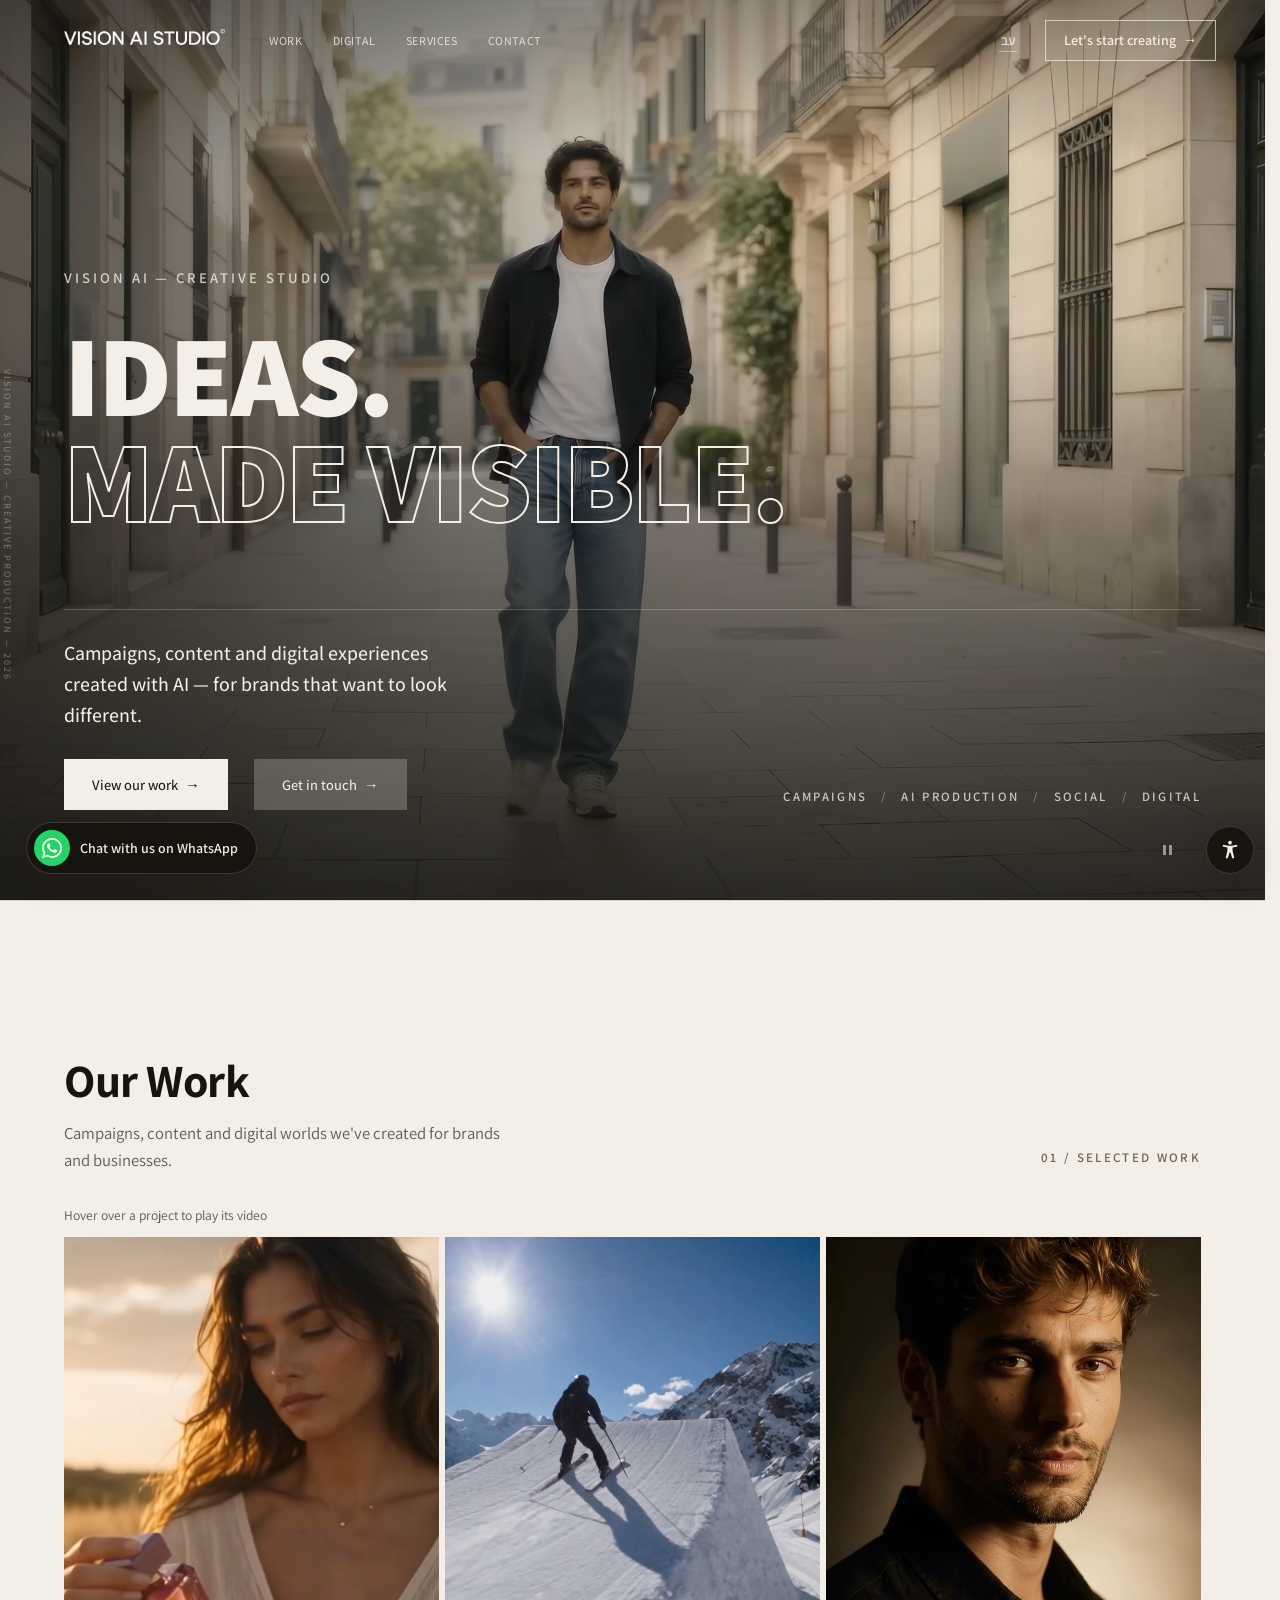
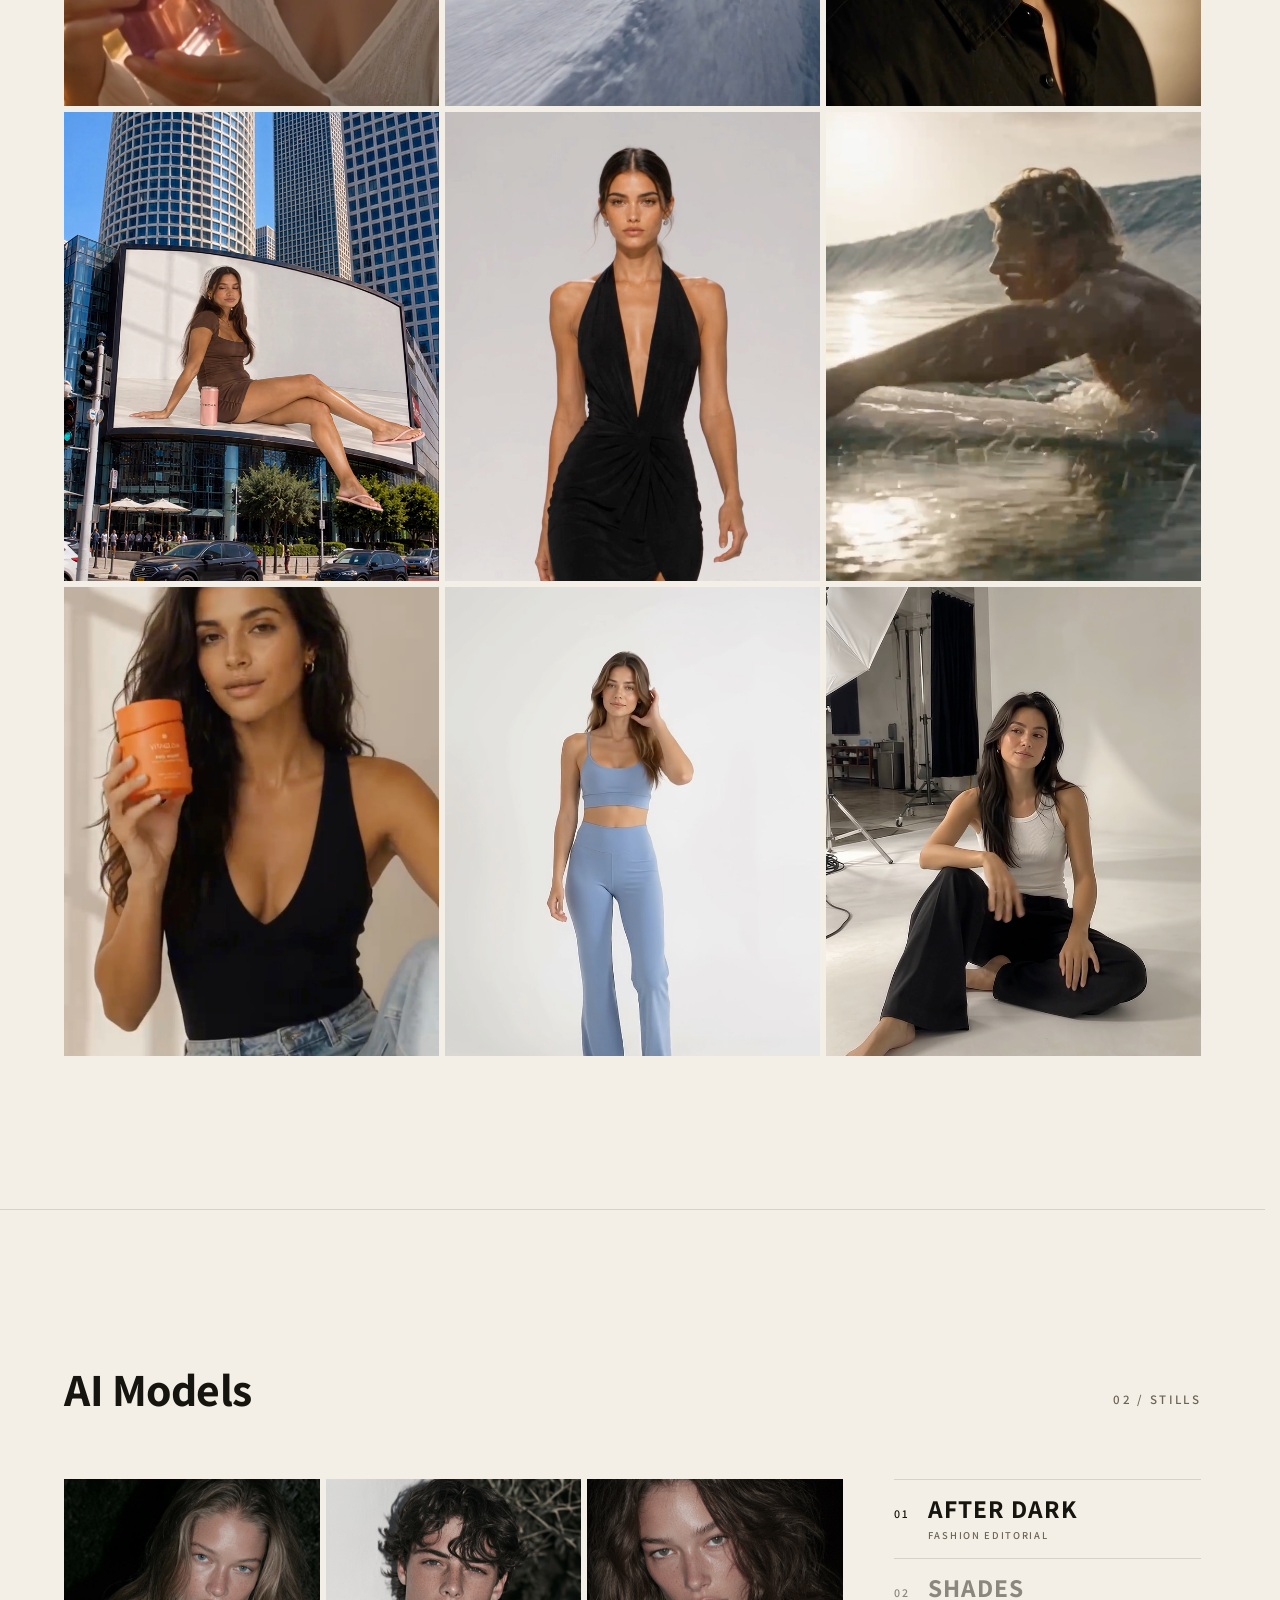
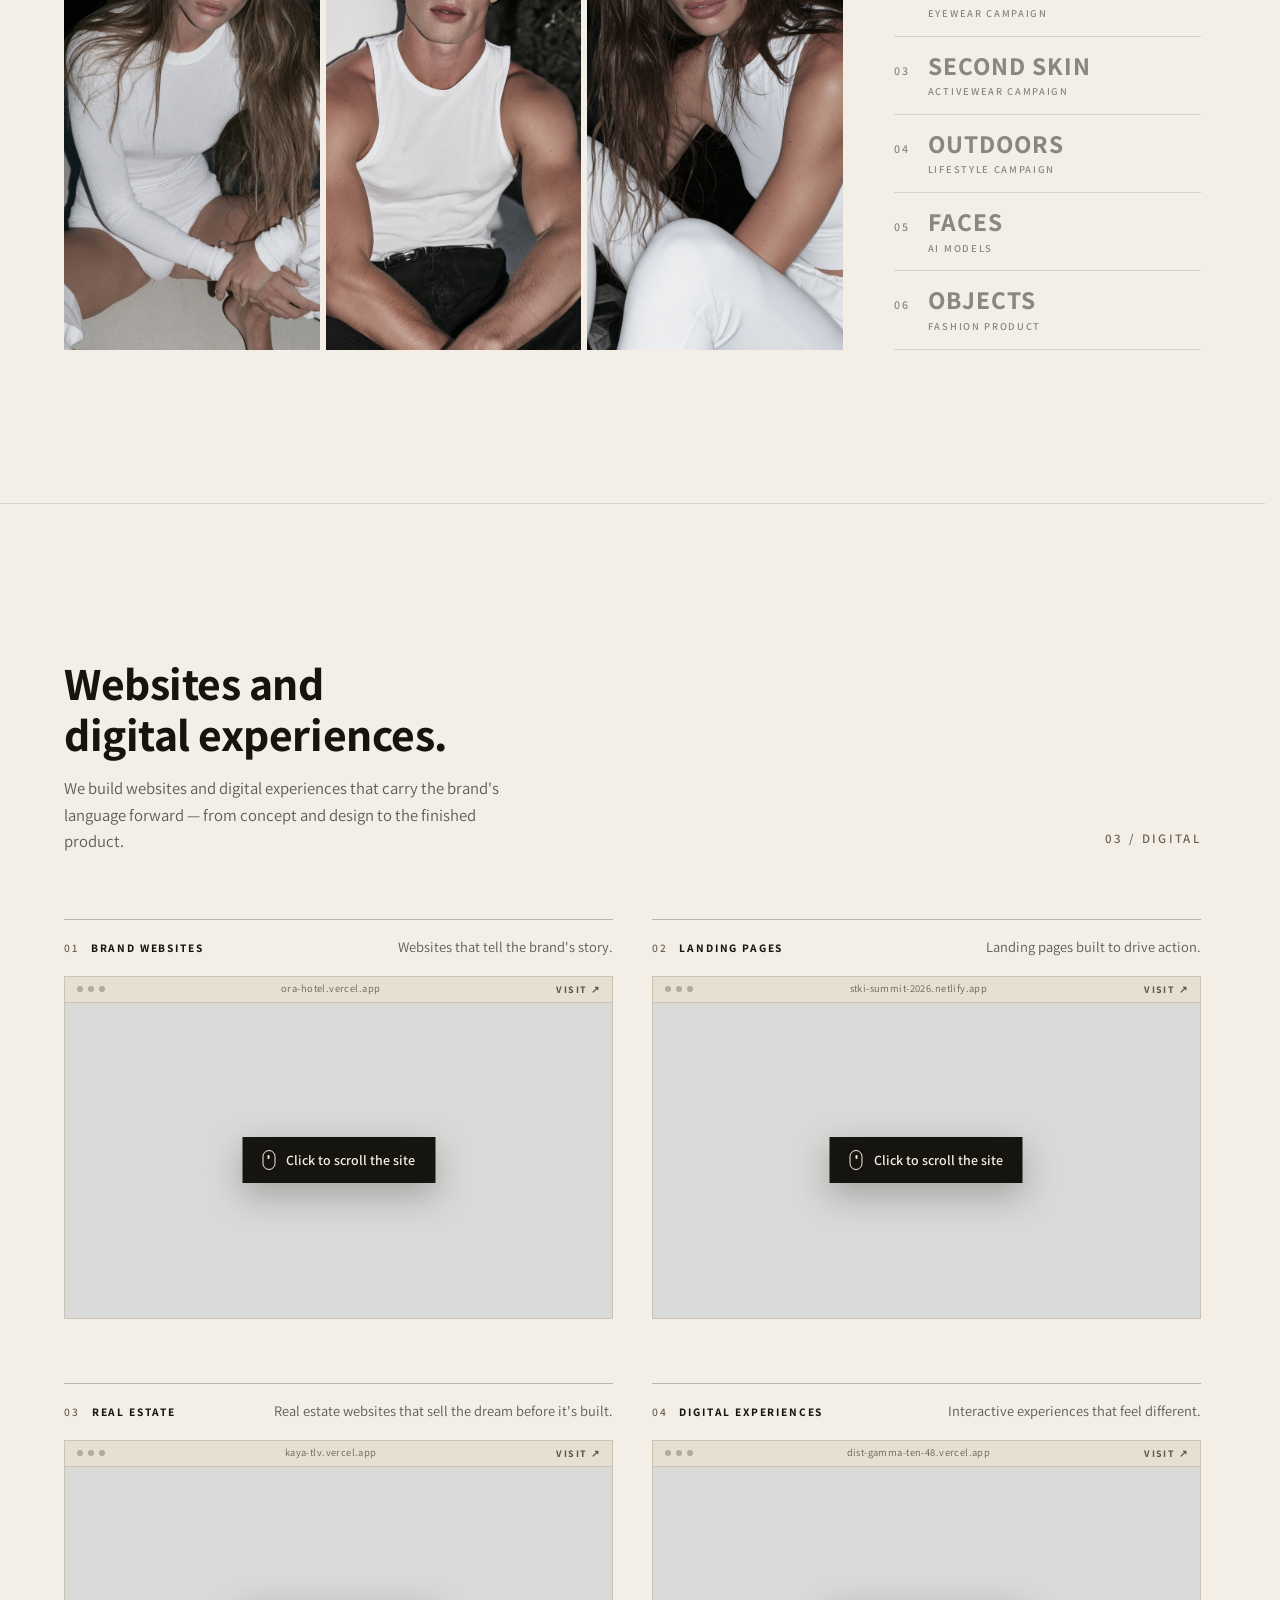
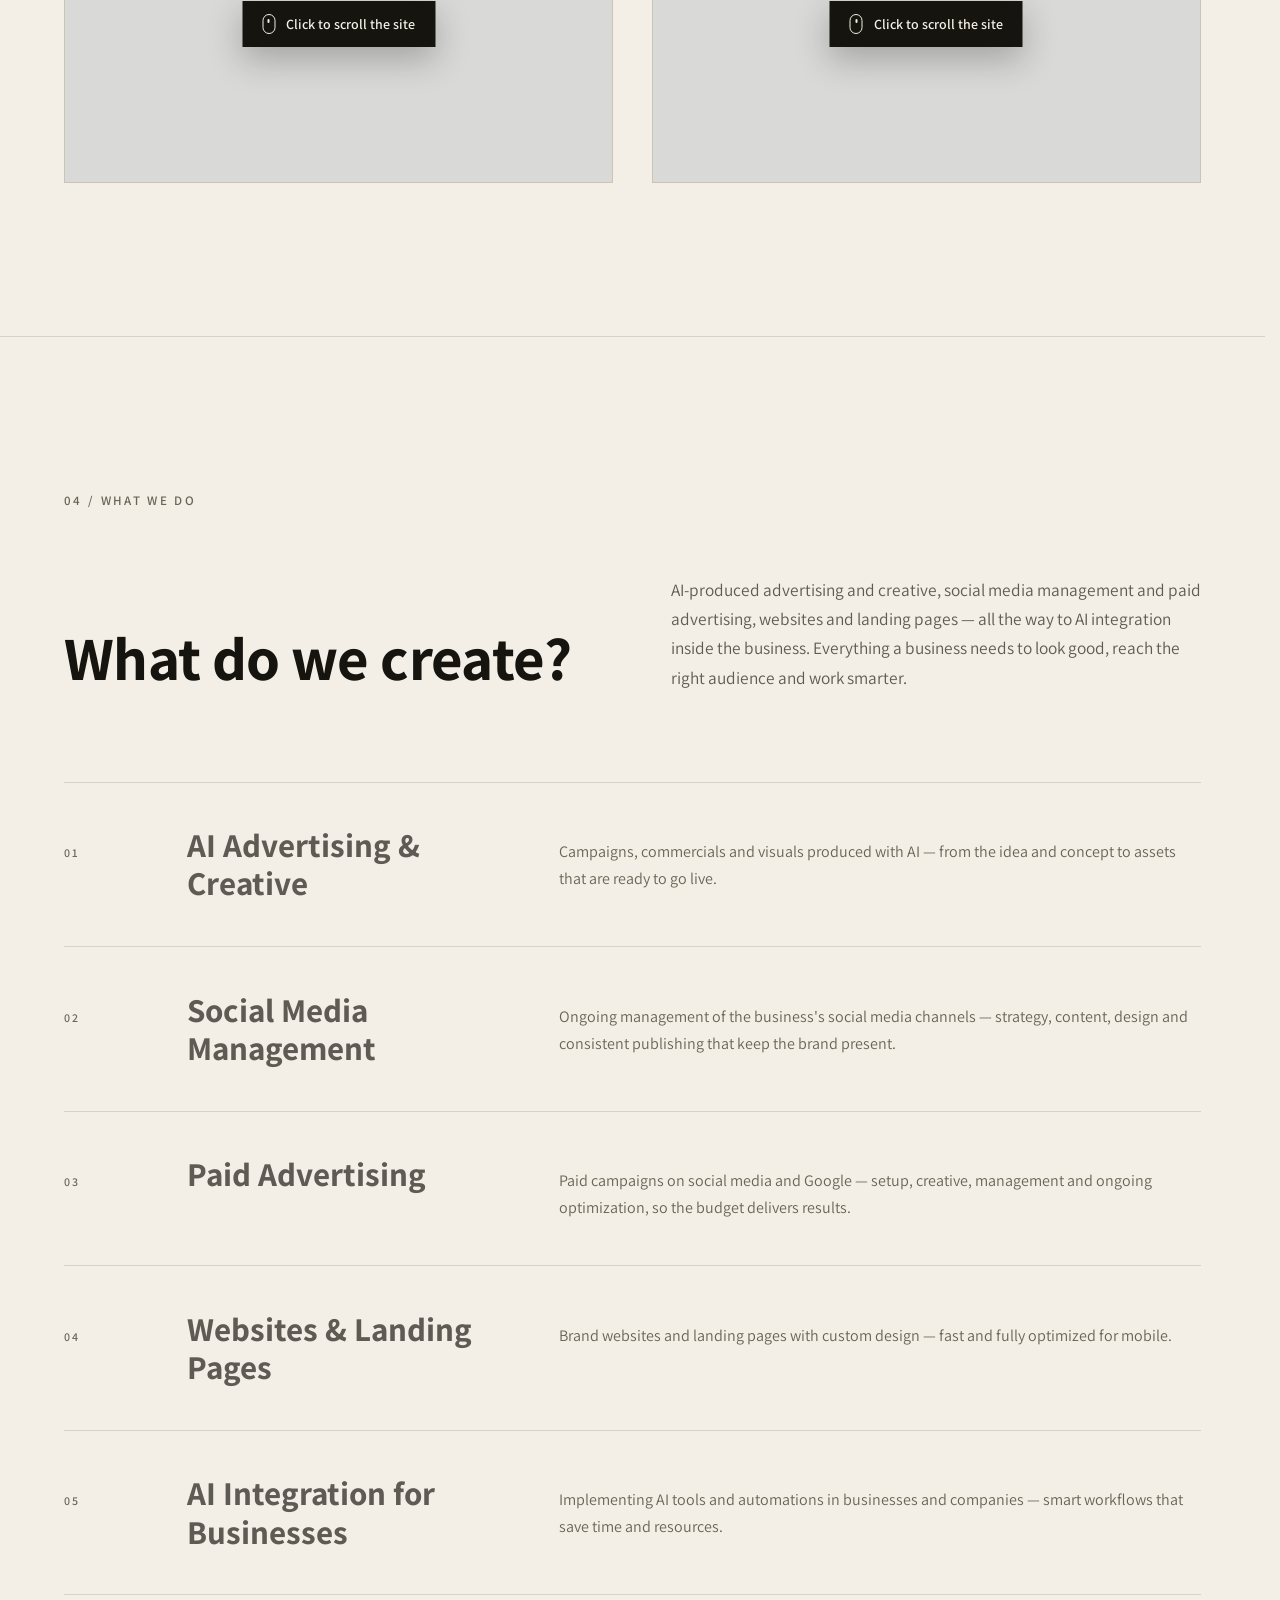
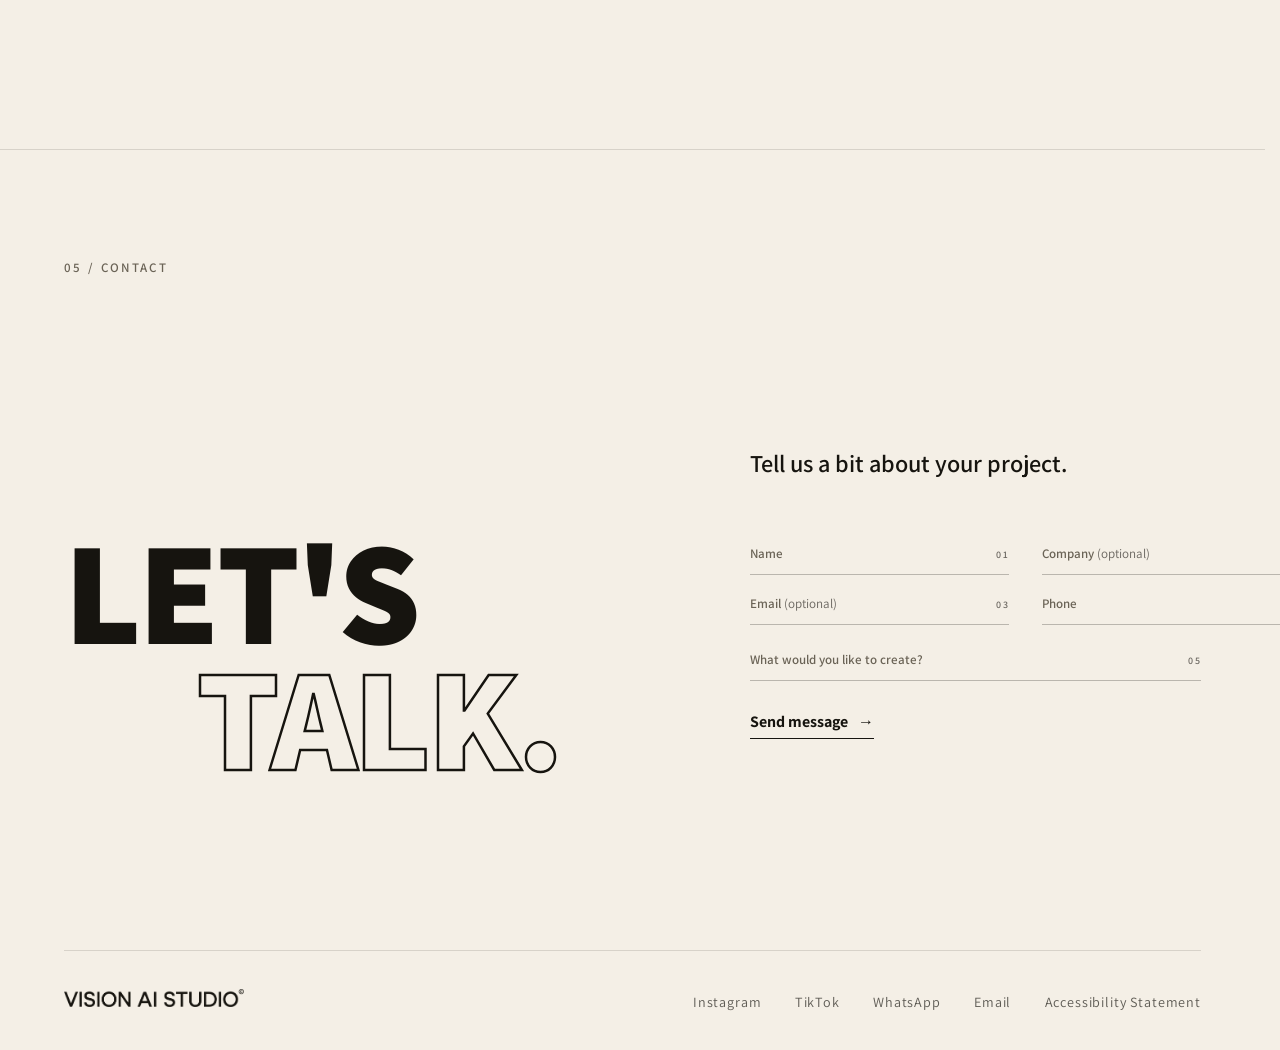
<file: en/index.html>
<!doctype html>
<html lang="en" dir="ltr">
<head>
<meta charset="UTF-8">
<meta name="viewport" content="width=device-width, initial-scale=1.0">
<title>Vision AI Studio — Creative Studio / AI Production</title>
<meta name="description" content="Vision AI Studio. AI is the tool. Creativity is the product. A creative studio that produces campaigns, content and websites for businesses — from the idea to the final result.">
<link rel="canonical" href="https://visionai-studio.com/en">
<!-- language versions: Hebrew at the root, English under /en (each page links to its twin) -->
<link rel="alternate" hreflang="he" href="https://visionai-studio.com/">
<link rel="alternate" hreflang="en" href="https://visionai-studio.com/en">
<link rel="alternate" hreflang="x-default" href="https://visionai-studio.com/">
<!-- link preview (WhatsApp, Facebook, etc.) — without these, each network picks an image off the page by itself -->
<meta property="og:type" content="website">
<meta property="og:locale" content="en_US">
<meta property="og:locale:alternate" content="he_IL">
<meta property="og:url" content="https://visionai-studio.com/en">
<meta property="og:title" content="Vision AI Studio — Creative Studio / AI Production">
<meta property="og:description" content="A creative studio that produces campaigns, content and websites for businesses — from the idea to the final result.">
<meta property="og:image" content="https://visionai-studio.com/assets/og.jpg">
<meta property="og:image:width" content="1200">
<meta property="og:image:height" content="630">
<meta name="twitter:card" content="summary_large_image">
<link rel="preconnect" href="https://fonts.googleapis.com">
<link rel="preconnect" href="https://fonts.gstatic.com" crossorigin>
<link href="https://fonts.googleapis.com/css2?family=Assistant:wght@300;400;500;600;700;800&display=swap" rel="stylesheet">
<link rel="stylesheet" href="/css/style.css?v=98">
<script>
  /* accessibility menu: re-apply the visitor's saved choices before first paint */
  try {
    var a11y = JSON.parse(localStorage.getItem('vision-a11y') || '{}'), h = document.documentElement;
    if (a11y.text) h.classList.add('a11y-text-' + a11y.text);
    ['contrast', 'links', 'font', 'still'].forEach(function (k) { if (a11y[k]) h.classList.add('a11y-' + k); });
  } catch (e) {}
</script>
</head>
<body>
<a class="skip-link" href="#top">Skip to main content</a>

<header class="site-header on-hero" id="siteHeader" dir="ltr">
  <div class="header-inner">
    <a href="#top" class="brand" aria-label="Vision AI Studio">
      <img class="logo-on-light" src="/assets/logo-dark.webp" alt="Vision AI Studio" width="1753" height="174">
      <img class="logo-on-dark" src="/assets/logo-light.webp" alt="" aria-hidden="true" width="1753" height="174">
    </a>

    <nav class="main-nav" aria-label="Primary">
      <a href="#work">WORK</a>
      <a href="#digital">DIGITAL</a>
      <a href="#services">SERVICES</a>
      <a href="#contact">CONTACT</a>
    </nav>

    <a href="/" class="lang-switch" lang="he" hreflang="he" aria-label="גרסה בעברית">עב</a>

    <a href="#contact" class="btn-talk">Let's start creating <span class="arrow">→</span></a>

    <button class="menu-toggle" id="menuToggle" aria-label="Menu" aria-expanded="false">
      <span></span><span></span>
    </button>
  </div>

  <div class="mobile-nav" id="mobileNav">
    <a href="#work">WORK</a>
    <a href="#digital">DIGITAL</a>
    <a href="#services">SERVICES</a>
    <a href="#contact">CONTACT</a>
  </div>
</header>

<main id="top" tabindex="-1">

  <!-- ===================================================== HERO — full-bleed looping campaign video, typography on top ===================================================== -->
  <section class="hero" id="hero">
    <div class="hero-media" aria-hidden="true">
      <video class="hero-video is-active" poster="/assets/hero-poster-v2.jpg" autoplay muted loop playsinline preload="auto">
        <source src="/video/hero-tall-v2.mp4" type="video/mp4" media="(orientation: portrait)">
        <source src="/video/hero-wide-v2.mp4" type="video/mp4">
      </video>
      <video class="hero-video" muted playsinline preload="auto">
        <source src="/video/hero-tall-v2.mp4" type="video/mp4" media="(orientation: portrait)">
        <source src="/video/hero-wide-v2.mp4" type="video/mp4">
      </video>
      <div class="hero-shade"></div>
    </div>

    <button type="button" class="hero-pause" aria-pressed="false">
      <span class="hero-pause-icon" aria-hidden="true"><i></i><i></i></span>
      <span class="hero-pause-label sr-only">Pause video</span>
    </button>

    <div class="hero-inner">
      <p class="kicker reveal" dir="ltr">VISION AI — CREATIVE STUDIO</p>

      <h1 class="hero-headline reveal" dir="ltr">
        <span>IDEAS.</span>
        <span class="outline">MADE VISIBLE.</span>
      </h1>

      <div class="hero-bottom reveal">
        <div class="hero-text">
          <p class="hero-lede">Campaigns, content and digital experiences created with AI — for brands that want to look different.</p>
          <div class="hero-ctas">
            <a href="#work" class="btn-primary">View our work <span class="arrow">→</span></a>
            <a href="#contact" class="btn-soft">Get in touch <span class="arrow">→</span></a>
          </div>
        </div>

        <p class="hero-services" dir="ltr">
          <span>CAMPAIGNS</span><i>/</i><span>AI PRODUCTION</span><i>/</i><span>SOCIAL</span><i>/</i><span>DIGITAL</span>
        </p>
      </div>
    </div>

    <span class="spine" aria-hidden="true" dir="ltr">VISION AI STUDIO — CREATIVE PRODUCTION — 2026</span>
  </section>

  <!-- ===================================================== SELECTED WORK — 3×3 campaign wall, poster → video on hover / focus / tap ===================================================== -->
  <!-- each tile: poster <img> + <video data-src> (loaded on first activation); data-start = the poster's timestamp, so the video picks up from that exact frame -->
  <section class="section work" id="work">
    <div class="work-head">
      <p class="kicker reveal" dir="ltr">01 / SELECTED WORK</p>
      <div class="work-head-text reveal">
        <h2 class="work-title">Our Work</h2>
        <p class="work-sub work-sub-line">Campaigns, content and digital worlds we've created for brands and businesses.</p>
      </div>
    </div>

    <p class="work-hint reveal">Hover over a project to play its video</p>

    <div class="work-grid reveal">
      <a href="#" class="work-tile" data-tone="a" dir="ltr">
        <span class="work-media">
          <img class="work-poster" src="/assets/work/golden-hour.jpg" alt="Model in a field at sunset holding a perfume bottle" loading="lazy" decoding="async">
          <video class="work-video" data-src="/video/grid-web/golden-hour.mp4" data-start="5.00" muted loop playsinline preload="none" aria-hidden="true"></video>
        </span>
        <span class="work-label"><span class="work-label-name">GOLDEN HOUR</span><span class="work-label-cat">FRAGRANCE CAMPAIGN</span></span>
      </a>
      <a href="#" class="work-tile" data-tone="b" dir="ltr">
        <span class="work-media">
          <img class="work-poster" src="/assets/work/summit.jpg" alt="Skier descending a snowy slope" loading="lazy" decoding="async">
          <video class="work-video" data-src="/video/grid-web/summit.mp4" data-start="5.02" muted loop playsinline preload="none" aria-hidden="true"></video>
        </span>
        <span class="work-label"><span class="work-label-name">SKI</span><span class="work-label-cat">WINTER SPORT FILM</span></span>
      </a>
      <a href="#" class="work-tile" data-tone="e" dir="ltr">
        <span class="work-media">
          <img class="work-poster" src="/assets/work/noir.jpg" alt="Portrait of a man in dark lighting for a fragrance campaign" loading="lazy" decoding="async">
          <video class="work-video" data-src="/video/grid-web/noir.mp4" data-start="23.06" muted loop playsinline preload="none" aria-hidden="true"></video>
        </span>
        <span class="work-label"><span class="work-label-name">LUMIÈRE</span><span class="work-label-cat">MEN'S FRAGRANCE CAMPAIGN</span></span>
      </a>
      <a href="#" class="work-tile" data-tone="b" dir="ltr">
        <span class="work-media">
          <img class="work-poster" src="/assets/work/billboard.jpg" alt="Digital billboard on a tower in Tel Aviv" loading="lazy" decoding="async">
          <video class="work-video" data-src="/video/grid-web/billboard.mp4" data-start="5.02" muted loop playsinline preload="none" aria-hidden="true"></video>
        </span>
        <span class="work-label"><span class="work-label-name">BILLBOARD</span><span class="work-label-cat">OUT-OF-HOME CAMPAIGN</span></span>
      </a>
      <a href="#" class="work-tile" data-tone="c" dir="ltr" style="--focus: 50% 0%">
        <span class="work-media">
          <img class="work-poster" src="/assets/work/runway.jpg" alt="Model in a black dress on a runway" loading="lazy" decoding="async">
          <video class="work-video" data-src="/video/grid-web/runway.mp4" data-start="0.60" muted loop playsinline preload="none" aria-hidden="true"></video>
        </span>
        <span class="work-label"><span class="work-label-name">RUNWAY</span><span class="work-label-cat">FASHION FILM</span></span>
      </a>
      <a href="#" class="work-tile" data-tone="d" dir="ltr">
        <span class="work-media">
          <img class="work-poster" src="/assets/work/swell.jpg" alt="Surfer riding a wave at sunset" loading="lazy" decoding="async">
          <video class="work-video" data-src="/video/grid-web/swell.mp4" data-start="0.60" muted loop playsinline preload="none" aria-hidden="true"></video>
        </span>
        <span class="work-label"><span class="work-label-name">SURF</span><span class="work-label-cat">SPORT FILM</span></span>
      </a>
      <a href="#" class="work-tile" data-tone="a" dir="ltr">
        <span class="work-media">
          <img class="work-poster" src="/assets/work/daily.jpg" alt="Model holding a dietary supplement package" loading="lazy" decoding="async">
          <video class="work-video" data-src="/video/grid-web/daily.mp4" data-start="8.48" muted loop playsinline preload="none" aria-hidden="true"></video>
        </span>
        <span class="work-label"><span class="work-label-name">VITAGLOW</span><span class="work-label-cat">SUPPLEMENTS CAMPAIGN</span></span>
      </a>
      <a href="#" class="work-tile" data-tone="c" dir="ltr" style="--focus: 50% 25%">
        <span class="work-media">
          <img class="work-poster" src="/assets/work/motion.jpg" alt="Model in sportswear in a white studio" loading="lazy" decoding="async">
          <video class="work-video" data-src="/video/grid-web/motion.mp4" data-start="0.96" muted loop playsinline preload="none" aria-hidden="true"></video>
        </span>
        <span class="work-label"><span class="work-label-name">ACTIVEWEAR</span><span class="work-label-cat">SPORTSWEAR CAMPAIGN</span></span>
      </a>
      <a href="#" class="work-tile" data-tone="d" dir="ltr">
        <span class="work-media">
          <img class="work-poster" src="/assets/work/studio.jpg" alt="Studio shoot — a model seated beside studio lighting" loading="lazy" decoding="async">
          <video class="work-video" data-src="/video/grid-web/studio.mp4" data-start="5.00" muted loop playsinline preload="none" aria-hidden="true"></video>
        </span>
        <span class="work-label"><span class="work-label-name">STUDIO SHOOT</span><span class="work-label-cat">FASHION CAMPAIGN</span></span>
      </a>
    </div>
  </section>

  <!-- ===================================================== STILLS — campaign photography on one stage: the list picks a campaign (hover / focus / tap), its three frames take the stage ===================================================== -->
  <section class="section stills" id="stills">
    <div class="work-head">
      <p class="kicker reveal" dir="ltr">02 / STILLS</p>
      <div class="work-head-text reveal">
        <h2 class="work-title">AI Models</h2>
      </div>
    </div>

    <div class="stills-wrap reveal" dir="ltr">
      <div class="stills-stage">
        <ul class="stills-panel is-active" id="stills-dark" role="tabpanel" aria-labelledby="stills-tab-dark">
          <li><img src="/assets/stills/dark-3.jpg" alt="Model in white, seated, flash photography at night" width="928" height="1232" loading="lazy" decoding="async"></li>
          <li><img src="/assets/stills/dark-1.jpg" alt="Male model in a white tank top, seated, flash photography at night" width="928" height="1232" loading="lazy" decoding="async"></li>
          <li><img src="/assets/stills/dark-2.jpg?v=5" alt="Model in a white set, seated, flash photography against a black background" width="960" height="1200" loading="lazy" decoding="async" style="object-position: 40% 30%"></li>
        </ul>
        <ul class="stills-panel" id="stills-shades" role="tabpanel" aria-labelledby="stills-tab-shades">
          <li><img src="/assets/stills/shades-1.jpg" alt="Two models in sunglasses and black suits" width="960" height="1200" loading="lazy" decoding="async"></li>
          <li><img src="/assets/stills/shades-3.jpg?v=2" alt="Low-angle close-up of a model in sunglasses, with a male model in a suit in the background" width="960" height="1200" loading="lazy" decoding="async" style="object-position: 62% 30%"></li>
          <li><img src="/assets/stills/shades-2.jpg" alt="Three models in sunglasses and black against a white wall" width="960" height="1200" loading="lazy" decoding="async"></li>
        </ul>
        <ul class="stills-panel" id="stills-skin" role="tabpanel" aria-labelledby="stills-tab-skin">
          <li><img src="/assets/stills/skin-3.jpg?v=2" alt="Model in a pink long-sleeve activewear set, looking over her shoulder" width="1024" height="1024" loading="lazy" decoding="async" style="object-position: 38% 30%"></li>
          <li><img src="/assets/stills/skin-1.jpg?v=2" alt="Close-up of a cream activewear set on two models" width="960" height="1200" loading="lazy" decoding="async" style="object-position: 50% 50%"></li>
          <li><img src="/assets/stills/skin-4.jpg" alt="Model in a gray activewear set facing the camera" width="1024" height="1024" loading="lazy" decoding="async"></li>
        </ul>
        <ul class="stills-panel" id="stills-outdoors" role="tabpanel" aria-labelledby="stills-tab-outdoors">
          <li><img src="/assets/stills/outdoors-1.jpg" alt="Model in a brown top among green leaves" width="1024" height="1024" loading="lazy" decoding="async"></li>
          <li><img src="/assets/stills/outdoors-4.jpg" alt="Smiling model holding a beverage can in a garden" width="928" height="1232" loading="lazy" decoding="async"></li>
          <li><img src="/assets/stills/outdoors-2.jpg" alt="Model in a white sweater sitting on a mountainside" width="1024" height="1024" loading="lazy" decoding="async"></li>
        </ul>
        <ul class="stills-panel" id="stills-faces" role="tabpanel" aria-labelledby="stills-tab-faces">
          <li><img src="/assets/stills/faces-2.jpg" alt="Close-up of a model with light eyes and freckles" width="1024" height="1024" loading="lazy" decoding="async"></li>
          <li><img src="/assets/stills/faces-1.jpg?v=3" alt="Black-and-white portrait of a model with her hair tied back, looking over her shoulder" width="1024" height="1024" loading="lazy" decoding="async" style="object-position: 44% 50%"></li>
          <li><img src="/assets/stills/faces-4.jpg?v=4" alt="Portrait of a male model with wet curly hair against a light background" width="960" height="1200" loading="lazy" decoding="async"></li>
        </ul>
        <ul class="stills-panel" id="stills-objects" role="tabpanel" aria-labelledby="stills-tab-objects">
          <li><img src="/assets/stills/objects-2.jpg" alt="White shirt with a black tie and a leather belt on a block of stone" width="928" height="1232" loading="lazy" decoding="async" style="object-position: 50% 60%"></li>
          <li><img src="/assets/stills/objects-3.jpg" alt="Wide light-colored trousers, a black leather bag and high heels against a black background" width="928" height="1232" loading="lazy" decoding="async" style="object-position: 50% 60%"></li>
          <li><img src="/assets/stills/objects-0.jpg" alt="A foot in a fur-trimmed high heel, standing on a rock" width="928" height="1232" loading="lazy" decoding="async" style="object-position: 50% 60%"></li>
        </ul>
      </div>

      <div class="stills-tabs" role="tablist" aria-label="Campaigns" aria-orientation="vertical">
        <button type="button" class="stills-tab is-active" id="stills-tab-dark" role="tab" aria-selected="true" aria-controls="stills-dark" tabindex="0"><span class="stills-tab-num">01</span><span class="stills-tab-name">AFTER DARK</span><span class="stills-tab-cat">FASHION EDITORIAL</span></button>
        <button type="button" class="stills-tab" id="stills-tab-shades" role="tab" aria-selected="false" aria-controls="stills-shades" tabindex="-1"><span class="stills-tab-num">02</span><span class="stills-tab-name">SHADES</span><span class="stills-tab-cat">EYEWEAR CAMPAIGN</span></button>
        <button type="button" class="stills-tab" id="stills-tab-skin" role="tab" aria-selected="false" aria-controls="stills-skin" tabindex="-1"><span class="stills-tab-num">03</span><span class="stills-tab-name">SECOND SKIN</span><span class="stills-tab-cat">ACTIVEWEAR CAMPAIGN</span></button>
        <button type="button" class="stills-tab" id="stills-tab-outdoors" role="tab" aria-selected="false" aria-controls="stills-outdoors" tabindex="-1"><span class="stills-tab-num">04</span><span class="stills-tab-name">OUTDOORS</span><span class="stills-tab-cat">LIFESTYLE CAMPAIGN</span></button>
        <button type="button" class="stills-tab" id="stills-tab-faces" role="tab" aria-selected="false" aria-controls="stills-faces" tabindex="-1"><span class="stills-tab-num">05</span><span class="stills-tab-name">FACES</span><span class="stills-tab-cat">AI MODELS</span></button>
        <button type="button" class="stills-tab" id="stills-tab-objects" role="tab" aria-selected="false" aria-controls="stills-objects" tabindex="-1"><span class="stills-tab-num">06</span><span class="stills-tab-name">OBJECTS</span><span class="stills-tab-cat">FASHION PRODUCT</span></button>
      </div>
    </div>
  </section>

  <!-- ===================================================== DIGITAL — the campaign carried into websites & digital experiences ===================================================== -->
  <section class="section digital" id="digital">
    <div class="work-head digital-head">
      <p class="kicker reveal" dir="ltr">03 / DIGITAL</p>
      <div class="work-head-text reveal">
        <h2 class="work-title">Websites and<br>digital experiences.</h2>
        <p class="work-sub digital-sub">We build websites and digital experiences that carry the brand's language forward — from concept and design to the finished product.</p>
      </div>
    </div>

    <!-- live previews: each real site renders at desktop width, scaled into its frame. Frozen until the visitor presses the button in its centre; then it scrolls inside (page scroll locked meanwhile) until they leave it -->
    <div class="digital-grid">
      <article class="digital-item reveal">
        <div class="digital-caption">
          <p class="digital-label" dir="ltr"><span class="digital-num">01</span>BRAND WEBSITES</p>
          <p class="digital-desc">Websites that tell the brand's story.</p>
        </div>
        <div class="digital-visual is-live-site" dir="ltr">
          <span class="digital-bar">
            <i></i><i></i><i></i>
            <span class="digital-url">ora-hotel.vercel.app</span>
            <a class="digital-visit" href="https://ora-hotel.vercel.app" target="_blank" rel="noopener" aria-label="Visit the ORA Hotel website">VISIT ↗</a>
          </span>
          <span class="digital-screen">
            <iframe class="digital-frame" data-src="https://ora-hotel.vercel.app" title="ORA Hotel — website preview" loading="lazy" tabindex="-1"></iframe>
          </span>
          <a class="digital-open" href="https://ora-hotel.vercel.app" target="_blank" rel="noopener">Open the site ↗</a>
          <button type="button" class="digital-enter"><span class="digital-enter-icon" aria-hidden="true"></span>Click to scroll the site</button>
          <button type="button" class="digital-exit" hidden>Exit ✕</button>
        </div>
      </article>
      <article class="digital-item reveal">
        <div class="digital-caption">
          <p class="digital-label" dir="ltr"><span class="digital-num">02</span>LANDING PAGES</p>
          <p class="digital-desc">Landing pages built to drive action.</p>
        </div>
        <div class="digital-visual is-live-site" dir="ltr">
          <span class="digital-bar">
            <i></i><i></i><i></i>
            <span class="digital-url">stki-summit-2026.netlify.app</span>
            <a class="digital-visit" href="https://stki-summit-2026.netlify.app" target="_blank" rel="noopener" aria-label="Visit the STKI Summit 2026 website">VISIT ↗</a>
          </span>
          <span class="digital-screen">
            <iframe class="digital-frame" data-src="https://stki-summit-2026.netlify.app" title="STKI Summit 2026 — website preview" loading="lazy" tabindex="-1"></iframe>
          </span>
          <a class="digital-open" href="https://stki-summit-2026.netlify.app" target="_blank" rel="noopener">Open the site ↗</a>
          <button type="button" class="digital-enter"><span class="digital-enter-icon" aria-hidden="true"></span>Click to scroll the site</button>
          <button type="button" class="digital-exit" hidden>Exit ✕</button>
        </div>
      </article>
      <article class="digital-item reveal">
        <div class="digital-caption">
          <p class="digital-label" dir="ltr"><span class="digital-num">03</span>REAL ESTATE</p>
          <p class="digital-desc">Real estate websites that sell the dream before it's built.</p>
        </div>
        <div class="digital-visual is-live-site" dir="ltr">
          <span class="digital-bar">
            <i></i><i></i><i></i>
            <span class="digital-url">kaya-tlv.vercel.app</span>
            <a class="digital-visit" href="https://kaya-tlv.vercel.app" target="_blank" rel="noopener" aria-label="Visit the KAYA Tel Aviv website">VISIT ↗</a>
          </span>
          <span class="digital-screen">
            <iframe class="digital-frame" data-src="https://kaya-tlv.vercel.app" title="KAYA Tel Aviv — website preview" loading="lazy" tabindex="-1"></iframe>
          </span>
          <a class="digital-open" href="https://kaya-tlv.vercel.app" target="_blank" rel="noopener">Open the site ↗</a>
          <button type="button" class="digital-enter"><span class="digital-enter-icon" aria-hidden="true"></span>Click to scroll the site</button>
          <button type="button" class="digital-exit" hidden>Exit ✕</button>
        </div>
      </article>
      <article class="digital-item reveal">
        <div class="digital-caption">
          <p class="digital-label" dir="ltr"><span class="digital-num">04</span>DIGITAL EXPERIENCES</p>
          <p class="digital-desc">Interactive experiences that feel different.</p>
        </div>
        <div class="digital-visual is-live-site" dir="ltr">
          <span class="digital-bar">
            <i></i><i></i><i></i>
            <span class="digital-url">dist-gamma-ten-48.vercel.app</span>
            <a class="digital-visit" href="https://dist-gamma-ten-48.vercel.app" target="_blank" rel="noopener" aria-label="Visit the Samsung Galaxy Z Fold6 website">VISIT ↗</a>
          </span>
          <span class="digital-screen">
            <iframe class="digital-frame" data-src="https://dist-gamma-ten-48.vercel.app" title="Samsung Galaxy Z Fold6 — website preview" loading="lazy" tabindex="-1"></iframe>
          </span>
          <a class="digital-open" href="https://dist-gamma-ten-48.vercel.app" target="_blank" rel="noopener">Open the site ↗</a>
          <button type="button" class="digital-enter"><span class="digital-enter-icon" aria-hidden="true"></span>Click to scroll the site</button>
          <button type="button" class="digital-exit" hidden>Exit ✕</button>
        </div>
      </article>
    </div>
  </section>

  <!-- ===================================================== WHAT WE DO — editorial capabilities: intro + five ruled services =====================================================
       content-led on purpose (the sections above carry the visuals). Scroll only emphasises the row being read. -->
  <section class="section wwd" id="services">
    <p class="kicker wwd-label" dir="ltr">04 / WHAT WE DO</p>

    <div class="wwd-intro">
      <h2 class="wwd-headline reveal">What do we create?</h2>
      <p class="wwd-lede reveal">AI-produced advertising and creative, social media management and paid advertising, websites and landing pages — all the way to AI integration inside the business. Everything a business needs to look good, reach the right audience and work smarter.</p>
    </div>

    <ol class="cap-list">
        <li class="cap-row">
          <span class="cap-num" dir="ltr">01</span>
          <h3 class="cap-title">AI Advertising &amp; Creative</h3>
          <p class="cap-desc">Campaigns, commercials and visuals produced with AI — from the idea and concept to assets that are ready to go live.</p>
        </li>
        <li class="cap-row">
          <span class="cap-num" dir="ltr">02</span>
          <h3 class="cap-title">Social Media Management</h3>
          <p class="cap-desc">Ongoing management of the business's social media channels — strategy, content, design and consistent publishing that keep the brand present.</p>
        </li>
        <li class="cap-row">
          <span class="cap-num" dir="ltr">03</span>
          <h3 class="cap-title">Paid Advertising</h3>
          <p class="cap-desc">Paid campaigns on social media and Google — setup, creative, management and ongoing optimization, so the budget delivers results.</p>
        </li>
        <li class="cap-row">
          <span class="cap-num" dir="ltr">04</span>
          <h3 class="cap-title">Websites &amp; Landing Pages</h3>
          <p class="cap-desc">Brand websites and landing pages with custom design — fast and fully optimized for mobile.</p>
        </li>
        <li class="cap-row">
          <span class="cap-num" dir="ltr">05</span>
          <h3 class="cap-title">AI Integration for Businesses</h3>
          <p class="cap-desc">Implementing AI tools and automations in businesses and companies — smart workflows that save time and resources.</p>
        </li>
    </ol>
  </section>


  <!-- ===================================================== CONTACT — the last frame: one viewport, type-led, ruled form, closing credits ===================================================== -->
  <section class="closing" id="contact">
    <div class="closing-frame">

      <div class="closing-top" dir="ltr">
        <p class="kicker closing-label reveal">05 / CONTACT</p>
      </div>

      <div class="closing-main">
        <h2 class="closing-title reveal" style="--d:.12s" dir="ltr">
          <span>LET'S</span>
          <span class="outline">TALK.</span>
        </h2>

        <div class="closing-side">
          <p class="closing-lede reveal" style="--d:.25s">Tell us a bit about your project.</p>

          <form class="closing-form" id="contactForm" novalidate>
            <input class="cf-honey" type="text" name="_honey" tabindex="-1" autocomplete="off" aria-hidden="true">
            <div class="cf-grid">
          <label class="cf-field reveal" style="--d:0.35s">
            <span class="cf-label">Name</span>
            <input name="name" type="text" autocomplete="name" required>
            <span class="cf-index" dir="ltr" aria-hidden="true">01</span>
          </label>
          <label class="cf-field reveal" style="--d:0.42s">
            <span class="cf-label">Company <span class="cf-optional">(optional)</span></span>
            <input name="company" type="text" autocomplete="organization">
            <span class="cf-index" dir="ltr" aria-hidden="true">02</span>
          </label>
          <label class="cf-field reveal" style="--d:0.49s">
            <span class="cf-label">Email <span class="cf-optional">(optional)</span></span>
            <input name="email" type="email" autocomplete="email" dir="ltr">
            <span class="cf-index" dir="ltr" aria-hidden="true">03</span>
          </label>
          <label class="cf-field reveal" style="--d:0.56s">
            <span class="cf-label">Phone</span>
            <input name="phone" type="tel" autocomplete="tel" dir="ltr">
            <span class="cf-index" dir="ltr" aria-hidden="true">04</span>
          </label>
            </div>
            <label class="cf-field cf-wide reveal" style="--d:.63s">
              <span class="cf-label">What would you like to create?</span>
              <textarea name="message" rows="1"></textarea>
              <span class="cf-index" dir="ltr" aria-hidden="true">05</span>
            </label>
            <div class="cf-submit reveal" style="--d:.72s">
              <button type="submit" class="btn-submit">Send message <span class="arrow">→</span></button>
              <p class="cf-status" role="status" aria-live="polite"></p>
            </div>
          </form>
        </div>
      </div>

      <footer class="site-footer reveal" style="--d:.85s">
        <div class="footer-credits" dir="ltr">
          <div class="footer-id">
            <img class="footer-logo" src="/assets/logo-dark.webp" alt="Vision AI Studio" width="1753" height="174">
          </div>
          <nav class="footer-links" aria-label="Contact links">
            <a href="https://www.instagram.com/visionaicreative" target="_blank" rel="noopener">Instagram</a>
            <a href="https://www.tiktok.com/@studioaivision" target="_blank" rel="noopener">TikTok</a>
            <a href="https://wa.me/972525529235?text=Hi%2C%20I%20found%20you%20through%20the%20Vision%20AI%20Studio%20website%20and%20would%20love%20to%20hear%20more" target="_blank" rel="noopener">WhatsApp</a>
            <a href="mailto:visionaiacreative@gmail.com">Email</a>
            <a href="/en/accessibility">Accessibility Statement</a>
          </nav>
        </div>
      </footer>

    </div>
  </section>

</main>

<!-- floating WhatsApp — set the number (international, digits only, e.g. 972501234567) in data-phone -->
<a class="wa-float" href="https://wa.me/972525529235" data-phone="972525529235" data-text="Hi, I found you through the Vision AI Studio website and would love to hear more" target="_blank" rel="noopener" aria-label="Chat with us on WhatsApp">
  <span class="wa-icon" aria-hidden="true">
    <svg viewBox="0 0 24 24" width="20" height="20"><path fill="currentColor" d="M17.472 14.382c-.297-.149-1.758-.867-2.03-.967-.273-.099-.471-.148-.67.15-.197.297-.767.966-.94 1.164-.173.199-.347.223-.644.075-.297-.15-1.255-.463-2.39-1.475-.883-.788-1.48-1.761-1.653-2.059-.173-.297-.018-.458.13-.606.134-.133.298-.347.446-.52.149-.174.198-.298.298-.497.099-.198.05-.371-.025-.52-.075-.149-.669-1.612-.916-2.207-.242-.579-.487-.5-.669-.51-.173-.008-.371-.01-.57-.01-.198 0-.52.074-.792.372-.272.297-1.04 1.016-1.04 2.479 0 1.462 1.065 2.875 1.213 3.074.149.198 2.096 3.2 5.077 4.487.709.306 1.262.489 1.694.625.712.227 1.36.195 1.871.118.571-.085 1.758-.719 2.006-1.413.248-.694.248-1.289.173-1.413-.074-.124-.272-.198-.57-.347m-5.421 7.403h-.004a9.87 9.87 0 01-5.031-1.378l-.361-.214-3.741.982.998-3.648-.235-.374a9.86 9.86 0 01-1.51-5.26c.001-5.45 4.436-9.884 9.888-9.884 2.64 0 5.122 1.03 6.988 2.898a9.825 9.825 0 012.893 6.994c-.003 5.45-4.437 9.884-9.885 9.884m8.413-18.297A11.815 11.815 0 0012.05 0C5.495 0 .16 5.335.157 11.892c0 2.096.547 4.142 1.588 5.945L.057 24l6.305-1.654a11.882 11.882 0 005.683 1.448h.005c6.554 0 11.89-5.335 11.893-11.893a11.821 11.821 0 00-3.48-8.413z"/></svg>
  </span>
  <span class="wa-label">Chat with us on WhatsApp</span>
</a>

<!-- accessibility menu -->
<button type="button" class="a11y-toggle" aria-expanded="false" aria-controls="a11yPanel" aria-label="Accessibility menu">
  <svg viewBox="0 0 24 24" width="22" height="22" aria-hidden="true"><circle cx="12" cy="4" r="2" fill="currentColor"/><path d="M4 8.2l5.2 1.1v3.4L7.3 21h2.2l2-6.4h1l2 6.4h2.2l-1.9-8.3V9.3L20 8.2l-.4-1.9-5.4 1.1h-4.4L4.4 6.3z" fill="currentColor"/></svg>
</button>
<div class="a11y-panel" id="a11yPanel" role="dialog" aria-label="Accessibility menu" hidden>
  <div class="a11y-head">
    <p class="a11y-title">Accessibility</p>
    <button type="button" class="a11y-close" aria-label="Close the accessibility menu">✕</button>
  </div>
  <div class="a11y-row a11y-size">
    <span>Text size</span>
    <span class="a11y-steps">
      <button type="button" data-a11y="text-down" aria-label="Decrease text size">−</button>
      <span class="a11y-text-level" aria-live="polite">100%</span>
      <button type="button" data-a11y="text-up" aria-label="Increase text size">+</button>
    </span>
  </div>
  <button type="button" class="a11y-row" data-a11y="contrast" aria-pressed="false">High contrast</button>
  <button type="button" class="a11y-row" data-a11y="links" aria-pressed="false">Highlight links</button>
  <button type="button" class="a11y-row" data-a11y="font" aria-pressed="false">Readable font</button>
  <button type="button" class="a11y-row" data-a11y="still" aria-pressed="false">Stop animations and video</button>
  <button type="button" class="a11y-row a11y-reset" data-a11y="reset">Reset settings</button>
  <a class="a11y-row a11y-link" href="/en/accessibility">Accessibility Statement</a>
</div>

<script src="/js/main.js?v=34"></script>
</body>
</html>
</file>
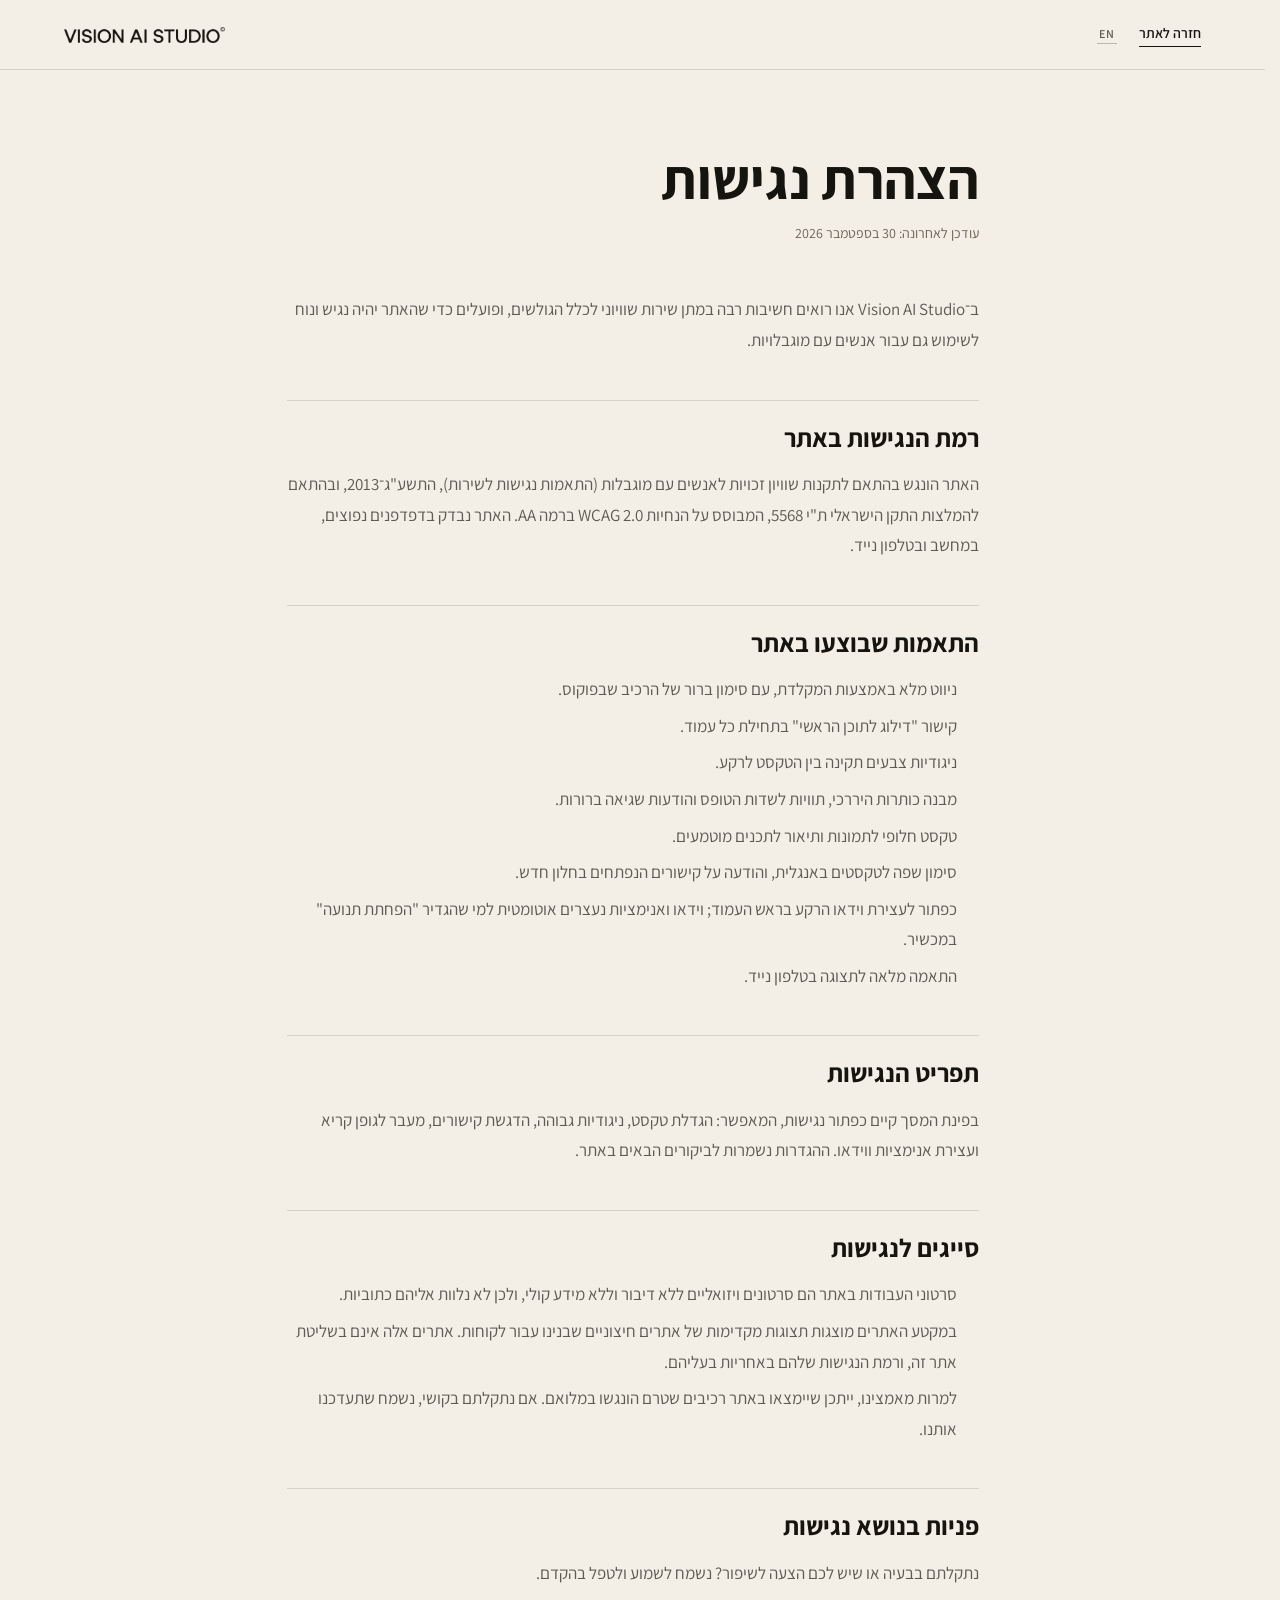
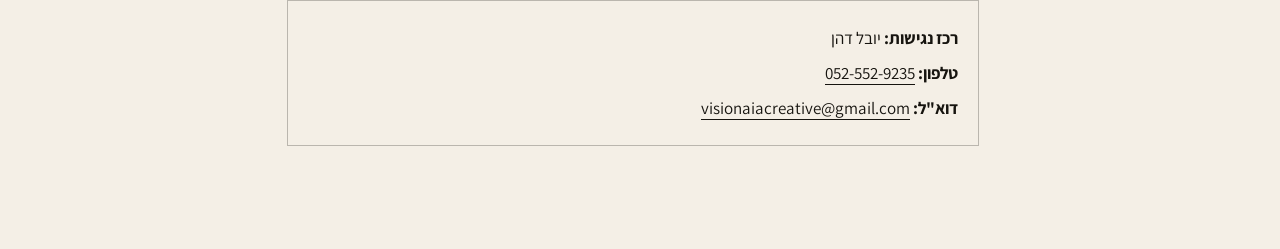
<file: accessibility.html>
<!doctype html>
<html lang="he" dir="rtl">
<head>
<meta charset="UTF-8">
<meta name="viewport" content="width=device-width, initial-scale=1.0">
<title>הצהרת נגישות — Vision AI Studio</title>
<meta name="description" content="הצהרת הנגישות של אתר Vision AI Studio.">
<link rel="canonical" href="https://visionai-studio.com/accessibility">
<!-- language versions: Hebrew at the root, English under /en (each page links to its twin) -->
<link rel="alternate" hreflang="he" href="https://visionai-studio.com/accessibility">
<link rel="alternate" hreflang="en" href="https://visionai-studio.com/en/accessibility">
<link rel="alternate" hreflang="x-default" href="https://visionai-studio.com/accessibility">
<link rel="preconnect" href="https://fonts.googleapis.com">
<link rel="preconnect" href="https://fonts.gstatic.com" crossorigin>
<link href="https://fonts.googleapis.com/css2?family=Assistant:wght@300;400;500;600;700;800&display=swap" rel="stylesheet">
<link rel="stylesheet" href="css/style.css?v=98">
<script>
  try {
    var a11y = JSON.parse(localStorage.getItem('vision-a11y') || '{}'), h = document.documentElement;
    if (a11y.text) h.classList.add('a11y-text-' + a11y.text);
    ['contrast', 'links', 'font', 'still'].forEach(function (k) { if (a11y[k]) h.classList.add('a11y-' + k); });
  } catch (e) {}
</script>
<style>
  .statement{ max-width: 820px; margin: 0 auto; padding: clamp(40px, 6vw, 80px) var(--gutter) clamp(56px, 8vw, 104px); }
  .statement-top{ display: flex; justify-content: space-between; align-items: center; gap: 16px; padding: 22px var(--gutter); max-width: 1680px; margin: 0 auto; border-bottom: 1px solid var(--line); }
  .statement-top img{ height: 16px; width: auto; display: block; }
  .statement-top .statement-nav{ display: flex; align-items: baseline; gap: 22px; }
  .statement-top a.back{ font-size: 14px; font-weight: 600; border-bottom: 1px solid var(--ink); padding-bottom: 2px; }
  .statement h1{ font-size: clamp(32px, 4.4vw, 56px); font-weight: 700; line-height: 1.15; margin-bottom: 10px; }
  .statement .updated{ font-size: 14px; color: var(--grey); margin-bottom: clamp(32px, 5vw, 48px); }
  .statement h2{ font-size: clamp(20px, 2vw, 26px); font-weight: 700; margin: clamp(32px, 4vw, 44px) 0 12px; padding-top: 18px; border-top: 1px solid var(--line); }
  .statement p, .statement li{ font-size: 17px; line-height: 1.8; color: var(--ink-70); }
  .statement ul{ margin: 8px 0 0; padding-inline-start: 22px; }
  .statement li{ margin-bottom: 6px; }
  .statement a{ color: var(--ink); border-bottom: 1px solid var(--ink); }
  .statement .contact{ margin-top: 12px; padding: 18px 20px; border: 1px solid var(--line-strong); }
  .statement .contact p{ margin: 4px 0; color: var(--ink); }
  .statement bdi{ unicode-bidi: isolate; }
</style>
</head>
<body>
<a class="skip-link" href="#content">דילוג לתוכן הראשי</a>

<header class="statement-top" dir="ltr">
  <a href="/" aria-label="Vision AI Studio — חזרה לעמוד הבית"><img src="assets/logo-dark.webp" alt="Vision AI Studio" width="1753" height="174"></a>
  <div class="statement-nav">
    <a href="/en/accessibility" class="lang-switch" lang="en" hreflang="en" aria-label="English version">EN</a>
    <a class="back" href="/" dir="rtl">חזרה לאתר</a>
  </div>
</header>

<main class="statement" id="content" tabindex="-1">
  <h1>הצהרת נגישות</h1>
  <p class="updated">עודכן לאחרונה: 30 בספטמבר 2026</p>

  <p>ב־<bdi>Vision AI Studio</bdi> אנו רואים חשיבות רבה במתן שירות שוויוני לכלל הגולשים, ופועלים כדי שהאתר יהיה נגיש ונוח לשימוש גם עבור אנשים עם מוגבלויות.</p>

  <h2>רמת הנגישות באתר</h2>
  <p>האתר הונגש בהתאם לתקנות שוויון זכויות לאנשים עם מוגבלות (התאמות נגישות לשירות), התשע"ג־2013, ובהתאם להמלצות התקן הישראלי ת"י 5568, המבוסס על הנחיות <bdi>WCAG 2.0</bdi> ברמה <bdi>AA</bdi>. האתר נבדק בדפדפנים נפוצים, במחשב ובטלפון נייד.</p>

  <h2>התאמות שבוצעו באתר</h2>
  <ul>
    <li>ניווט מלא באמצעות המקלדת, עם סימון ברור של הרכיב שבפוקוס.</li>
    <li>קישור "דילוג לתוכן הראשי" בתחילת כל עמוד.</li>
    <li>ניגודיות צבעים תקינה בין הטקסט לרקע.</li>
    <li>מבנה כותרות היררכי, תוויות לשדות הטופס והודעות שגיאה ברורות.</li>
    <li>טקסט חלופי לתמונות ותיאור לתכנים מוטמעים.</li>
    <li>סימון שפה לטקסטים באנגלית, והודעה על קישורים הנפתחים בחלון חדש.</li>
    <li>כפתור לעצירת וידאו הרקע בראש העמוד; וידאו ואנימציות נעצרים אוטומטית למי שהגדיר "הפחתת תנועה" במכשיר.</li>
    <li>התאמה מלאה לתצוגה בטלפון נייד.</li>
  </ul>

  <h2>תפריט הנגישות</h2>
  <p>בפינת המסך קיים כפתור נגישות, המאפשר: הגדלת טקסט, ניגודיות גבוהה, הדגשת קישורים, מעבר לגופן קריא ועצירת אנימציות ווידאו. ההגדרות נשמרות לביקורים הבאים באתר.</p>

  <h2>סייגים לנגישות</h2>
  <ul>
    <li>סרטוני העבודות באתר הם סרטונים ויזואליים ללא דיבור וללא מידע קולי, ולכן לא נלוות אליהם כתוביות.</li>
    <li>במקטע האתרים מוצגות תצוגות מקדימות של אתרים חיצוניים שבנינו עבור לקוחות. אתרים אלה אינם בשליטת אתר זה, ורמת הנגישות שלהם באחריות בעליהם.</li>
    <li>למרות מאמצינו, ייתכן שיימצאו באתר רכיבים שטרם הונגשו במלואם. אם נתקלתם בקושי, נשמח שתעדכנו אותנו.</li>
  </ul>

  <h2>פניות בנושא נגישות</h2>
  <p>נתקלתם בבעיה או שיש לכם הצעה לשיפור? נשמח לשמוע ולטפל בהקדם.</p>
  <div class="contact">
    <p><strong>רכז נגישות:</strong> יובל דהן</p>
    <p><strong>טלפון:</strong> <a href="tel:+972525529235" dir="ltr">052-552-9235</a></p>
    <p><strong>דוא"ל:</strong> <a href="mailto:visionaiacreative@gmail.com" dir="ltr">visionaiacreative@gmail.com</a></p>
  </div>
</main>
</body>
</html>
</file>
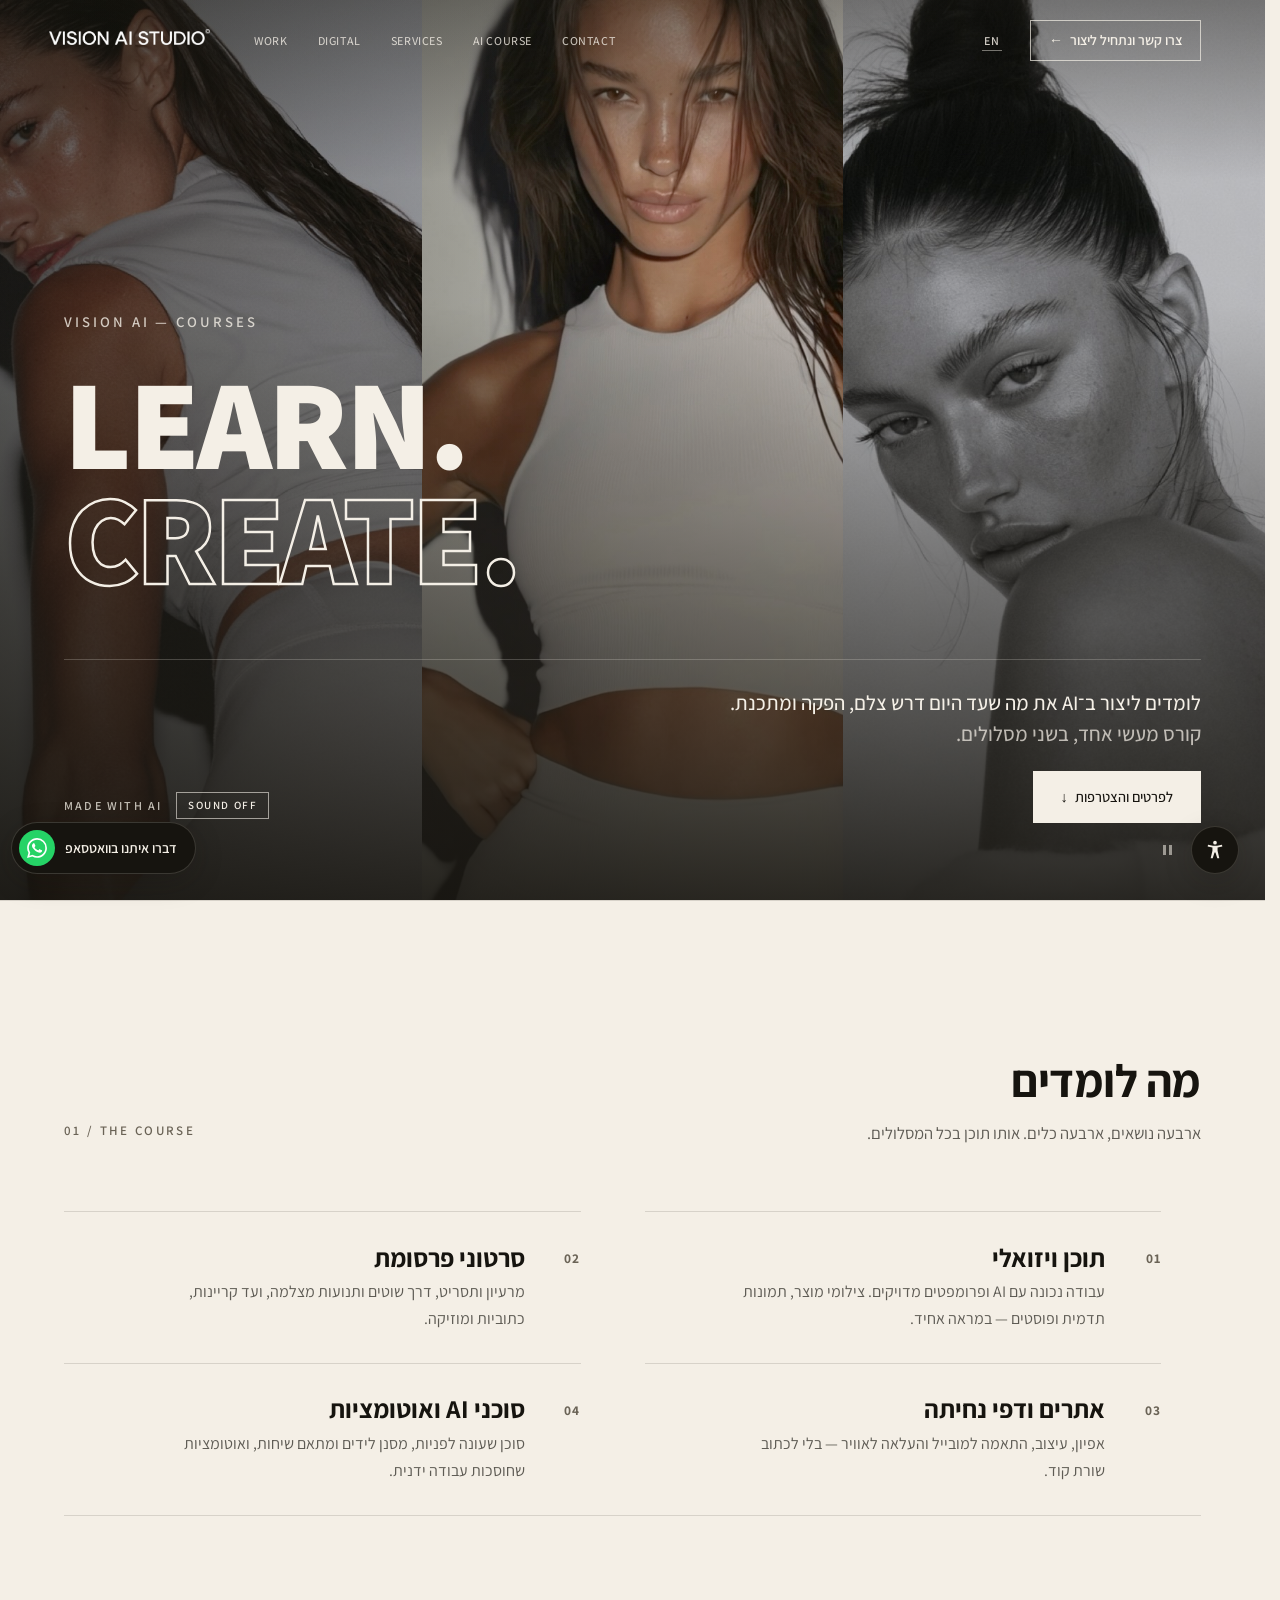
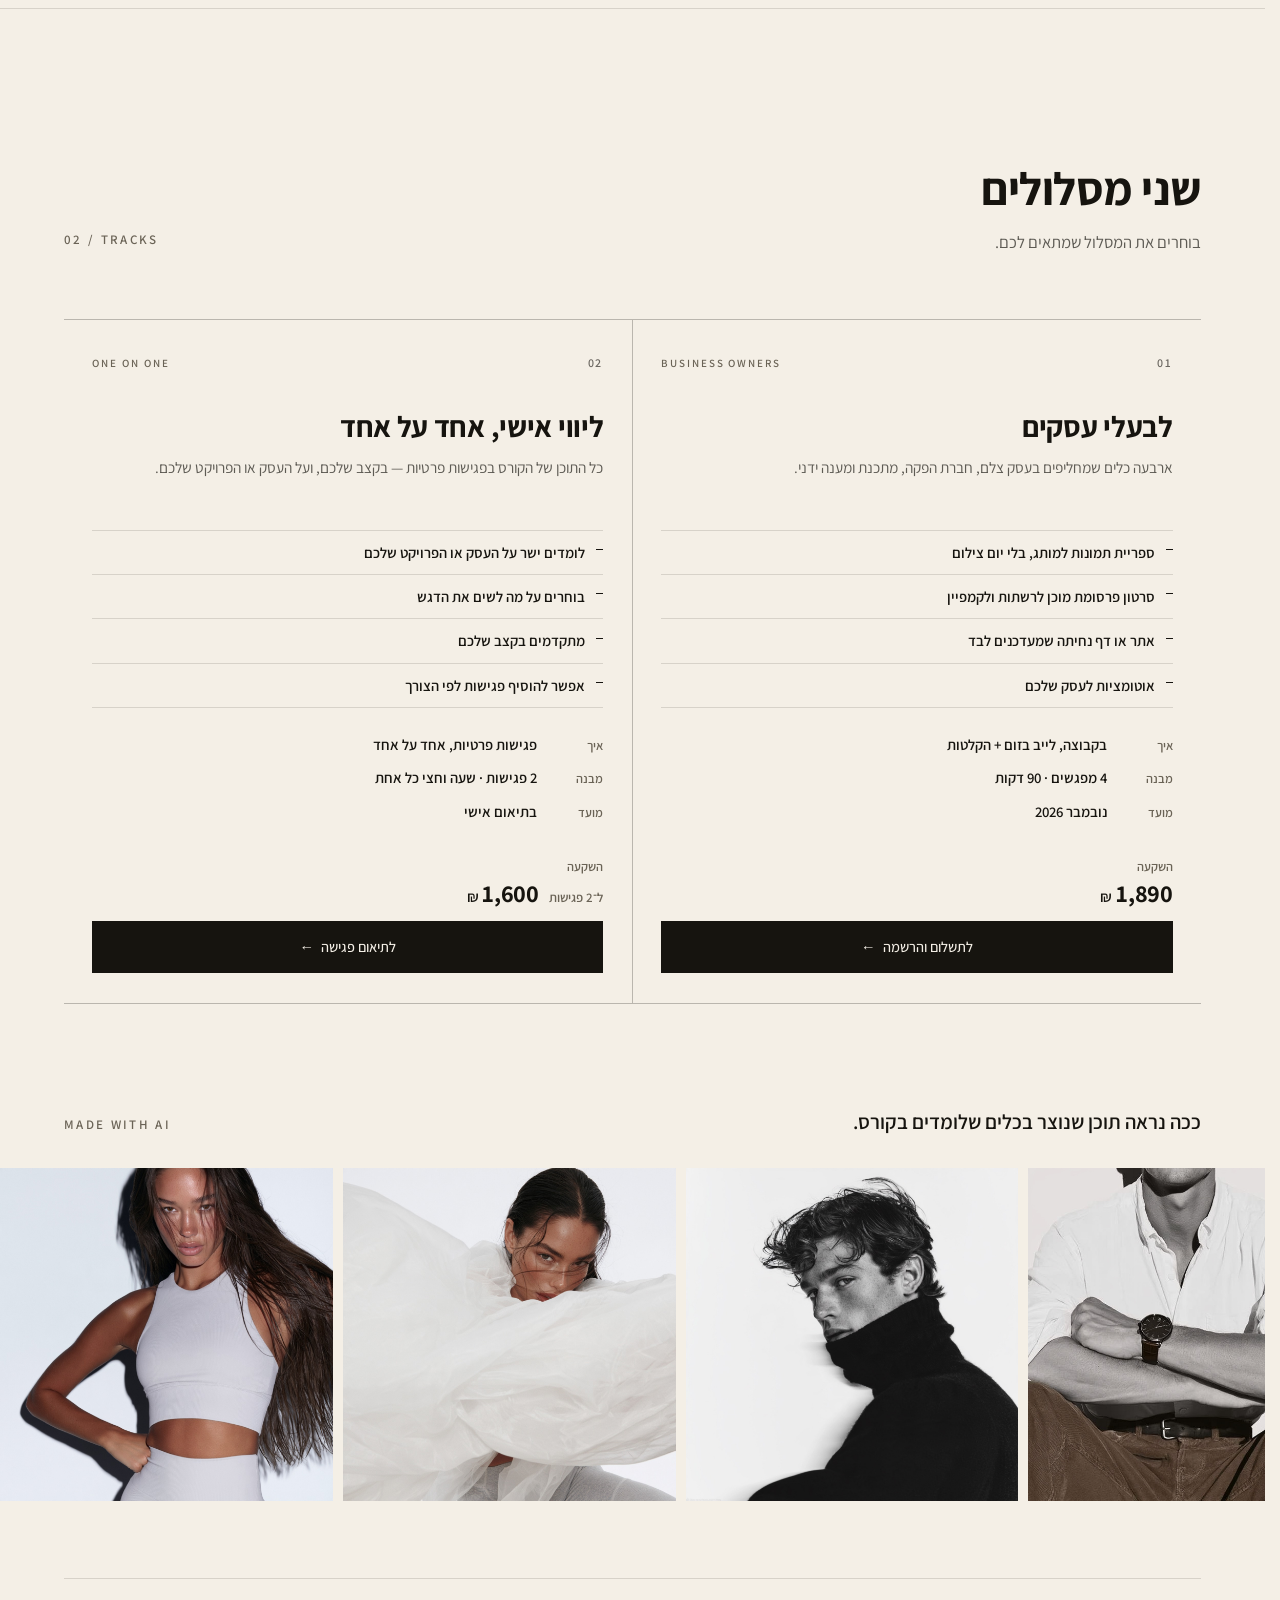
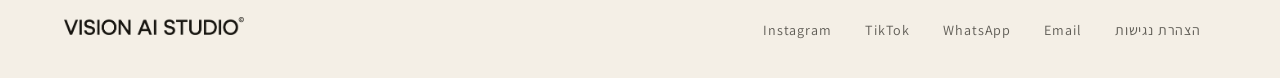
<file: courses.html>
<!doctype html>
<html lang="he" dir="rtl">
<head>
<meta charset="UTF-8">
<meta name="viewport" content="width=device-width, initial-scale=1.0">
<title>קורס AI — Vision AI Studio</title>
<meta name="description" content="קורס AI מעשי של Vision AI Studio בשני מסלולים: לבעלי עסקים, וליווי אישי אחד על אחד. לומדים ליצור תוכן ויזואלי, סרטוני פרסומת, אתרים וסוכני AI.">
<link rel="canonical" href="https://visionai-studio.com/courses">
<!-- link preview (WhatsApp, Facebook, etc.) — without these, each network picks an image off the page by itself -->
<meta property="og:type" content="website">
<meta property="og:locale" content="he_IL">
<meta property="og:url" content="https://visionai-studio.com/courses">
<meta property="og:title" content="קורס AI — Vision AI Studio">
<meta property="og:description" content="קורס AI מעשי בשני מסלולים: לבעלי עסקים, וליווי אישי אחד על אחד.">
<meta property="og:image" content="https://visionai-studio.com/assets/og-courses.jpg">
<meta property="og:image:width" content="1200">
<meta property="og:image:height" content="630">
<meta name="twitter:card" content="summary_large_image">
<link rel="preconnect" href="https://fonts.googleapis.com">
<link rel="preconnect" href="https://fonts.gstatic.com" crossorigin>
<link href="https://fonts.googleapis.com/css2?family=Assistant:wght@300;400;500;600;700;800&display=swap" rel="stylesheet">
<link rel="stylesheet" href="css/style.css?v=98">
<script>
  /* accessibility menu: re-apply the visitor's saved choices before first paint */
  try {
    var a11y = JSON.parse(localStorage.getItem('vision-a11y') || '{}'), h = document.documentElement;
    if (a11y.text) h.classList.add('a11y-text-' + a11y.text);
    ['contrast', 'links', 'font', 'still'].forEach(function (k) { if (a11y[k]) h.classList.add('a11y-' + k); });
  } catch (e) {}
</script>
</head>
<body>
<a class="skip-link" href="#top">דילוג לתוכן הראשי</a>

<header class="site-header on-hero" id="siteHeader" dir="ltr">
  <div class="header-inner">
    <a href="/" class="brand" aria-label="Vision AI Studio">
      <img class="logo-on-light" src="assets/logo-dark.webp" alt="Vision AI Studio" width="1753" height="174">
      <img class="logo-on-dark" src="assets/logo-light.webp" alt="" aria-hidden="true" width="1753" height="174">
    </a>

    <nav class="main-nav" aria-label="Primary">
      <a href="/#work">WORK</a>
      <a href="/#digital">DIGITAL</a>
      <a href="/#services">SERVICES</a>
      <a href="/courses" aria-current="page">AI COURSE</a>
      <a href="/#contact">CONTACT</a>
    </nav>

    <a href="/en" class="lang-switch" lang="en" hreflang="en" aria-label="English version">EN</a>

    <a href="/#contact" class="btn-talk" dir="rtl">צרו קשר ונתחיל ליצור <span class="arrow">←</span></a>

    <button class="menu-toggle" id="menuToggle" aria-label="Menu" aria-expanded="false">
      <span></span><span></span>
    </button>
  </div>

  <div class="mobile-nav" id="mobileNav">
    <a href="/#work">WORK</a>
    <a href="/#digital">DIGITAL</a>
    <a href="/#services">SERVICES</a>
    <a href="/courses" aria-current="page">AI COURSE</a>
    <a href="/#contact">CONTACT</a>
  </div>
</header>

<main id="top" tabindex="-1">

  <!-- ===================================================== OPENER — full-bleed like the home hero: still / film / still behind the type ===================================================== -->
  <section class="cp-hero" id="hero">
    <div class="cp-wall" aria-hidden="true">
      <img src="assets/courses/c12.jpg" alt="" style="object-position:38% 30%">
      <video id="heroFilm" poster="assets/courses/soft-poster.jpg" autoplay muted loop playsinline preload="auto">
        <source src="video/courses/soft.mp4" type="video/mp4">
      </video>
      <img src="assets/courses/c24.jpg" alt="" style="object-position:50% 30%">
    </div>
    <div class="cp-shade" aria-hidden="true"></div>

    <button type="button" class="hero-pause" aria-pressed="false">
      <span class="hero-pause-icon" aria-hidden="true"><i></i><i></i></span>
      <span class="hero-pause-label sr-only">עצירת וידאו</span>
    </button>

    <div class="cp-hero-inner">
      <p class="kicker reveal" dir="ltr">VISION AI — COURSES</p>
      <h1 class="cp-headline reveal" dir="ltr">
        <span>LEARN.</span>
        <span class="outline">CREATE.</span>
      </h1>

      <div class="cp-band reveal">
        <p class="cp-meta" dir="ltr">
          <span>MADE WITH AI</span>
          <button type="button" class="film-sound" id="filmSound" aria-pressed="false" aria-label="הפעלת קול בסרטון">SOUND OFF</button>
        </p>
        <div class="cp-text" dir="rtl">
          <p class="cp-lede">
            לומדים ליצור ב־<span dir="ltr">AI</span> את מה שעד היום דרש צלם, הפקה ומתכנת.
            <span class="l2">קורס מעשי אחד, בשני מסלולים.</span>
          </p>
          <div class="hero-ctas">
            <a href="#course" class="btn-primary">לפרטים והצטרפות <span class="arrow">↓</span></a>
          </div>
        </div>
      </div>
    </div>
  </section>

  <!-- ===================================================== THE COURSE — one course, shown once: the four things you learn ===================================================== -->
  <section class="section" id="course">
    <div class="work-head">
      <p class="kicker reveal" dir="ltr">01 / THE COURSE</p>
      <div class="work-head-text reveal" dir="rtl">
        <h2 class="work-title">מה לומדים</h2>
        <p class="work-sub">ארבעה נושאים, ארבעה כלים. אותו תוכן בכל המסלולים.</p>
      </div>
    </div>

    <ol class="gets topics">
      <li class="reveal"><span class="pg-num" dir="ltr">01</span><div><h3>תוכן ויזואלי</h3><p>עבודה נכונה עם <span dir="ltr">AI</span> ופרומפטים מדויקים. צילומי מוצר, תמונות תדמית ופוסטים — במראה אחיד.</p></div></li>
      <li class="reveal"><span class="pg-num" dir="ltr">02</span><div><h3>סרטוני פרסומת</h3><p>מרעיון ותסריט, דרך שוטים ותנועות מצלמה, ועד קריינות, כתוביות ומוזיקה.</p></div></li>
      <li class="reveal"><span class="pg-num" dir="ltr">03</span><div><h3>אתרים ודפי נחיתה</h3><p>אפיון, עיצוב, התאמה למובייל והעלאה לאוויר — בלי לכתוב שורת קוד.</p></div></li>
      <li class="reveal"><span class="pg-num" dir="ltr">04</span><div><h3>סוכני <span dir="ltr">AI</span> ואוטומציות</h3><p>סוכן שעונה לפניות, מסנן לידים ומתאם שיחות, ואוטומציות שחוסכות עבודה ידנית.</p></div></li>
    </ol>
  </section>

  <!-- ===================================================== THE TRACKS — same course, two ways to take it; each card shows only what differs ===================================================== -->
  <section class="section" id="tracks">
    <div class="work-head">
      <p class="kicker reveal" dir="ltr">02 / TRACKS</p>
      <div class="work-head-text reveal" dir="rtl">
        <h2 class="work-title">שני מסלולים</h2>
        <p class="work-sub">בוחרים את המסלול שמתאים לכם.</p>
      </div>
    </div>

    <div class="tk-grid reveal">
      <article class="tk" id="business">
        <p class="cc-top"><span class="cc-num" dir="ltr">01</span><span class="cc-tag" dir="ltr">BUSINESS OWNERS</span></p>
        <h3 class="tk-name">לבעלי עסקים</h3>
        <p class="tk-angle">ארבעה כלים שמחליפים בעסק צלם, חברת הפקה, מתכנת ומענה ידני.</p>
        <ul class="tk-gets"><li>ספריית תמונות למותג, בלי יום צילום</li><li>סרטון פרסומת מוכן לרשתות ולקמפיין</li><li>אתר או דף נחיתה שמעדכנים לבד</li><li>אוטומציות לעסק שלכם</li></ul>
        <dl class="tk-facts"><div><dt>איך</dt><dd>בקבוצה, לייב בזום + הקלטות</dd></div><div><dt>מבנה</dt><dd>4 מפגשים · 90 דקות</dd></div><div><dt>מועד</dt><dd>נובמבר 2026</dd></div></dl>
        <div class="tk-bottom">
          <span class="price"><span class="price-label">השקעה</span><span class="price-val"><span class="price-cur">₪</span><span class="price-num">1,890</span></span></span>
          <!-- TEMP: goes to WhatsApp until this track has its own payment link -->
          <a href="https://wa.me/972525529235?text=%D7%94%D7%99%D7%99%2C%20%D7%90%D7%A9%D7%9E%D7%97%20%D7%9C%D7%94%D7%99%D7%A8%D7%A9%D7%9D%20%D7%9C%D7%A7%D7%95%D7%A8%D7%A1%20%D7%94-AI%20%D7%9C%D7%91%D7%A2%D7%9C%D7%99%20%D7%A2%D7%A1%D7%A7%D7%99%D7%9D" class="btn-primary" data-pay="business" target="_blank" rel="noopener">לתשלום והרשמה <span class="arrow">←</span></a>
        </div>
      </article>
      <article class="tk" id="personal">
        <p class="cc-top"><span class="cc-num" dir="ltr">02</span><span class="cc-tag" dir="ltr">ONE ON ONE</span></p>
        <h3 class="tk-name">ליווי אישי, אחד על אחד</h3>
        <p class="tk-angle">כל התוכן של הקורס בפגישות פרטיות — בקצב שלכם, ועל העסק או הפרויקט שלכם.</p>
        <ul class="tk-gets"><li>לומדים ישר על העסק או הפרויקט שלכם</li><li>בוחרים על מה לשים את הדגש</li><li>מתקדמים בקצב שלכם</li><li>אפשר להוסיף פגישות לפי הצורך</li></ul>
        <dl class="tk-facts"><div><dt>איך</dt><dd>פגישות פרטיות, אחד על אחד</dd></div><div><dt>מבנה</dt><dd>2 פגישות · שעה וחצי כל אחת</dd></div><div><dt>מועד</dt><dd>בתיאום אישי</dd></div></dl>
        <div class="tk-bottom">
          <span class="price"><span class="price-label">השקעה</span><span class="price-val"><span class="price-cur">₪</span><span class="price-num">1,600</span><span class="price-note">ל־2 פגישות</span></span></span>
          <a href="https://wa.me/972525529235?text=%D7%94%D7%99%D7%99%2C%20%D7%90%D7%A9%D7%9E%D7%97%20%D7%9C%D7%AA%D7%90%D7%9D%20%D7%9C%D7%99%D7%95%D7%95%D7%99%20%D7%90%D7%99%D7%A9%D7%99%20%D7%91%D7%A7%D7%95%D7%A8%D7%A1%20%D7%94-AI" class="btn-primary" target="_blank" rel="noopener">לתיאום פגישה <span class="arrow">←</span></a>
        </div>
      </article>

    </div>
  </section>

  <!-- ===================================================== MADE WITH AI — moving strip of work made with the same tools ===================================================== -->
  <div class="strip-head">
    <p class="kicker" dir="ltr">MADE WITH AI</p>
    <p>ככה נראה תוכן שנוצר בכלים שלומדים בקורס.</p>
  </div>
  <div class="strip" aria-hidden="true">
    <div class="strip-track"><img src="assets/courses/c13.jpg" alt="" loading="lazy" decoding="async"><img src="assets/courses/c03.jpg" alt="" loading="lazy" decoding="async"><img src="assets/courses/c28.jpg" alt="" loading="lazy" decoding="async"><img src="assets/courses/c18.jpg" alt="" loading="lazy" decoding="async"><img src="assets/courses/c24.jpg" alt="" loading="lazy" decoding="async"><img src="assets/courses/c17.jpg" alt="" loading="lazy" decoding="async"><img src="assets/courses/c12.jpg" alt="" loading="lazy" decoding="async"><img src="assets/courses/c09.jpg" alt="" loading="lazy" decoding="async"><img src="assets/courses/c19.jpg" alt="" loading="lazy" decoding="async"><img src="assets/courses/c16.jpg" alt="" loading="lazy" decoding="async"><img src="assets/courses/c13.jpg" alt="" loading="lazy" decoding="async"><img src="assets/courses/c03.jpg" alt="" loading="lazy" decoding="async"><img src="assets/courses/c28.jpg" alt="" loading="lazy" decoding="async"><img src="assets/courses/c18.jpg" alt="" loading="lazy" decoding="async"><img src="assets/courses/c24.jpg" alt="" loading="lazy" decoding="async"><img src="assets/courses/c17.jpg" alt="" loading="lazy" decoding="async"><img src="assets/courses/c12.jpg" alt="" loading="lazy" decoding="async"><img src="assets/courses/c09.jpg" alt="" loading="lazy" decoding="async"><img src="assets/courses/c19.jpg" alt="" loading="lazy" decoding="async"><img src="assets/courses/c16.jpg" alt="" loading="lazy" decoding="async"></div>
  </div>

</main>

<footer class="cp-foot">
  <div class="footer-credits" dir="ltr">
          <div class="footer-id">
            <img class="footer-logo" src="assets/logo-dark.webp" alt="Vision AI Studio" width="1753" height="174">
          </div>
          <nav class="footer-links" aria-label="Contact links">
            <a href="https://www.instagram.com/visionaicreative" target="_blank" rel="noopener">Instagram</a>
            <a href="https://www.tiktok.com/@studioaivision" target="_blank" rel="noopener">TikTok</a>
            <a href="https://wa.me/972525529235?text=%D7%94%D7%99%D7%99%2C%20%D7%94%D7%92%D7%A2%D7%AA%D7%99%20%D7%9E%D7%94%D7%90%D7%AA%D7%A8%20%D7%A9%D7%9C%20Vision%20AI%20Studio%20%D7%95%D7%90%D7%A9%D7%9E%D7%97%20%D7%9C%D7%A9%D7%9E%D7%95%D7%A2%20%D7%A4%D7%A8%D7%98%D7%99%D7%9D" target="_blank" rel="noopener">WhatsApp</a>
            <a href="mailto:visionaiacreative@gmail.com">Email</a>
            <a href="/accessibility" dir="rtl">הצהרת נגישות</a>
          </nav>
        </div>
</footer>

<!-- floating WhatsApp — set the number (international, digits only, e.g. 972501234567) in data-phone -->
<a class="wa-float" href="https://wa.me/972525529235" data-phone="972525529235" data-text="היי, הגעתי מהאתר של Vision AI Studio ואשמח לשמוע פרטים" target="_blank" rel="noopener" dir="rtl" aria-label="דברו איתנו בוואטסאפ">
  <span class="wa-icon" aria-hidden="true">
    <svg viewBox="0 0 24 24" width="20" height="20"><path fill="currentColor" d="M17.472 14.382c-.297-.149-1.758-.867-2.03-.967-.273-.099-.471-.148-.67.15-.197.297-.767.966-.94 1.164-.173.199-.347.223-.644.075-.297-.15-1.255-.463-2.39-1.475-.883-.788-1.48-1.761-1.653-2.059-.173-.297-.018-.458.13-.606.134-.133.298-.347.446-.52.149-.174.198-.298.298-.497.099-.198.05-.371-.025-.52-.075-.149-.669-1.612-.916-2.207-.242-.579-.487-.5-.669-.51-.173-.008-.371-.01-.57-.01-.198 0-.52.074-.792.372-.272.297-1.04 1.016-1.04 2.479 0 1.462 1.065 2.875 1.213 3.074.149.198 2.096 3.2 5.077 4.487.709.306 1.262.489 1.694.625.712.227 1.36.195 1.871.118.571-.085 1.758-.719 2.006-1.413.248-.694.248-1.289.173-1.413-.074-.124-.272-.198-.57-.347m-5.421 7.403h-.004a9.87 9.87 0 01-5.031-1.378l-.361-.214-3.741.982.998-3.648-.235-.374a9.86 9.86 0 01-1.51-5.26c.001-5.45 4.436-9.884 9.888-9.884 2.64 0 5.122 1.03 6.988 2.898a9.825 9.825 0 012.893 6.994c-.003 5.45-4.437 9.884-9.885 9.884m8.413-18.297A11.815 11.815 0 0012.05 0C5.495 0 .16 5.335.157 11.892c0 2.096.547 4.142 1.588 5.945L.057 24l6.305-1.654a11.882 11.882 0 005.683 1.448h.005c6.554 0 11.89-5.335 11.893-11.893a11.821 11.821 0 00-3.48-8.413z"/></svg>
  </span>
  <span class="wa-label">דברו איתנו בוואטסאפ</span>
</a>

<!-- accessibility menu -->
<button type="button" class="a11y-toggle" aria-expanded="false" aria-controls="a11yPanel" aria-label="תפריט נגישות">
  <svg viewBox="0 0 24 24" width="22" height="22" aria-hidden="true"><circle cx="12" cy="4" r="2" fill="currentColor"/><path d="M4 8.2l5.2 1.1v3.4L7.3 21h2.2l2-6.4h1l2 6.4h2.2l-1.9-8.3V9.3L20 8.2l-.4-1.9-5.4 1.1h-4.4L4.4 6.3z" fill="currentColor"/></svg>
</button>
<div class="a11y-panel" id="a11yPanel" role="dialog" aria-label="תפריט נגישות" dir="rtl" hidden>
  <div class="a11y-head">
    <p class="a11y-title">נגישות</p>
    <button type="button" class="a11y-close" aria-label="סגירת תפריט הנגישות">✕</button>
  </div>
  <div class="a11y-row a11y-size">
    <span>גודל טקסט</span>
    <span class="a11y-steps">
      <button type="button" data-a11y="text-down" aria-label="הקטנת טקסט">−</button>
      <span class="a11y-text-level" aria-live="polite">100%</span>
      <button type="button" data-a11y="text-up" aria-label="הגדלת טקסט">+</button>
    </span>
  </div>
  <button type="button" class="a11y-row" data-a11y="contrast" aria-pressed="false">ניגודיות גבוהה</button>
  <button type="button" class="a11y-row" data-a11y="links" aria-pressed="false">הדגשת קישורים</button>
  <button type="button" class="a11y-row" data-a11y="font" aria-pressed="false">גופן קריא</button>
  <button type="button" class="a11y-row" data-a11y="still" aria-pressed="false">עצירת אנימציות ווידאו</button>
  <button type="button" class="a11y-row a11y-reset" data-a11y="reset">איפוס הגדרות</button>
  <a class="a11y-row a11y-link" href="/accessibility">הצהרת נגישות</a>
</div>

<script src="js/main.js?v=34"></script>
<script src="js/courses.js?v=4"></script>
</body>
</html>
</file>
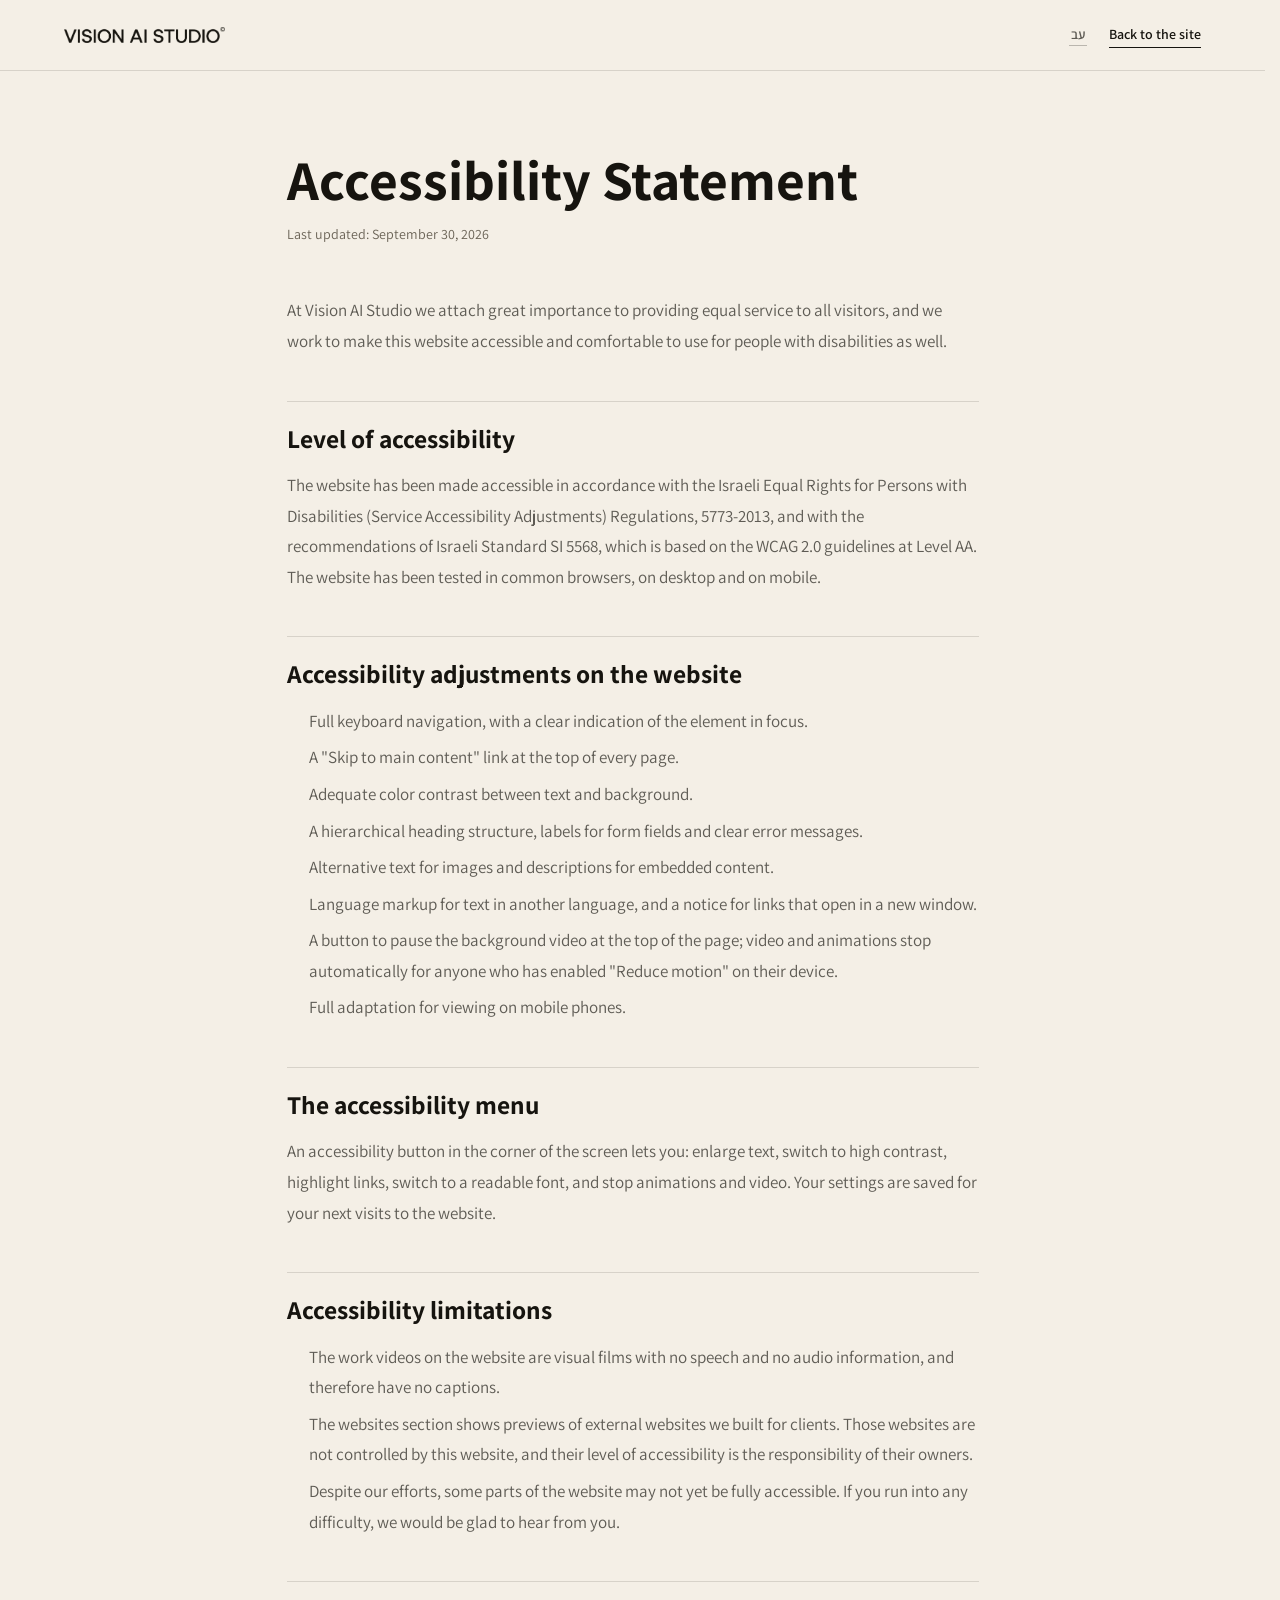
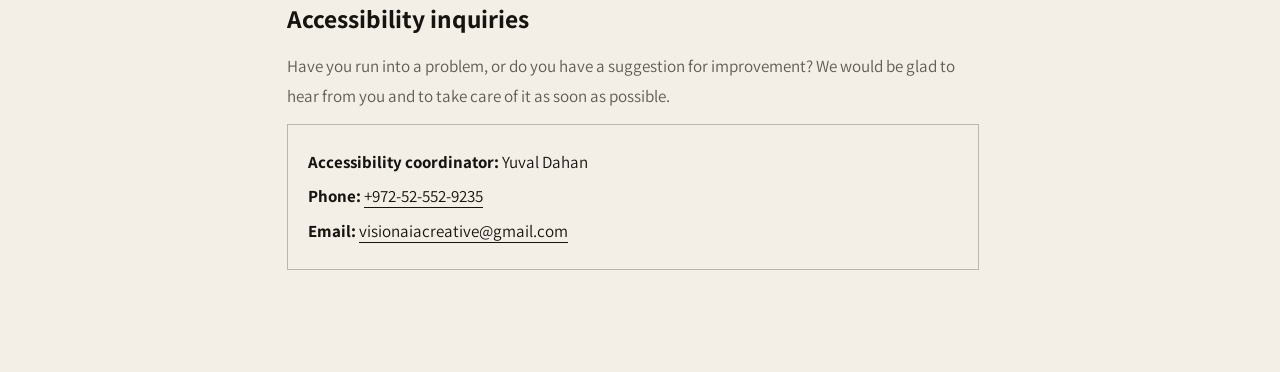
<file: en/accessibility.html>
<!doctype html>
<html lang="en" dir="ltr">
<head>
<meta charset="UTF-8">
<meta name="viewport" content="width=device-width, initial-scale=1.0">
<title>Accessibility Statement — Vision AI Studio</title>
<meta name="description" content="The accessibility statement of the Vision AI Studio website.">
<link rel="canonical" href="https://visionai-studio.com/en/accessibility">
<!-- language versions: Hebrew at the root, English under /en (each page links to its twin) -->
<link rel="alternate" hreflang="he" href="https://visionai-studio.com/accessibility">
<link rel="alternate" hreflang="en" href="https://visionai-studio.com/en/accessibility">
<link rel="alternate" hreflang="x-default" href="https://visionai-studio.com/accessibility">
<link rel="preconnect" href="https://fonts.googleapis.com">
<link rel="preconnect" href="https://fonts.gstatic.com" crossorigin>
<link href="https://fonts.googleapis.com/css2?family=Assistant:wght@300;400;500;600;700;800&display=swap" rel="stylesheet">
<link rel="stylesheet" href="/css/style.css?v=98">
<script>
  try {
    var a11y = JSON.parse(localStorage.getItem('vision-a11y') || '{}'), h = document.documentElement;
    if (a11y.text) h.classList.add('a11y-text-' + a11y.text);
    ['contrast', 'links', 'font', 'still'].forEach(function (k) { if (a11y[k]) h.classList.add('a11y-' + k); });
  } catch (e) {}
</script>
<style>
  .statement{ max-width: 820px; margin: 0 auto; padding: clamp(40px, 6vw, 80px) var(--gutter) clamp(56px, 8vw, 104px); }
  .statement-top{ display: flex; justify-content: space-between; align-items: center; gap: 16px; padding: 22px var(--gutter); max-width: 1680px; margin: 0 auto; border-bottom: 1px solid var(--line); }
  .statement-top img{ height: 16px; width: auto; display: block; }
  .statement-top .statement-nav{ display: flex; align-items: baseline; gap: 22px; }
  .statement-top a.back{ font-size: 14px; font-weight: 600; border-bottom: 1px solid var(--ink); padding-bottom: 2px; }
  .statement h1{ font-size: clamp(32px, 4.4vw, 56px); font-weight: 700; line-height: 1.15; margin-bottom: 10px; }
  .statement .updated{ font-size: 14px; color: var(--grey); margin-bottom: clamp(32px, 5vw, 48px); }
  .statement h2{ font-size: clamp(20px, 2vw, 26px); font-weight: 700; margin: clamp(32px, 4vw, 44px) 0 12px; padding-top: 18px; border-top: 1px solid var(--line); }
  .statement p, .statement li{ font-size: 17px; line-height: 1.8; color: var(--ink-70); }
  .statement ul{ margin: 8px 0 0; padding-inline-start: 22px; }
  .statement li{ margin-bottom: 6px; }
  .statement a{ color: var(--ink); border-bottom: 1px solid var(--ink); }
  .statement .contact{ margin-top: 12px; padding: 18px 20px; border: 1px solid var(--line-strong); }
  .statement .contact p{ margin: 4px 0; color: var(--ink); }
</style>
</head>
<body>
<a class="skip-link" href="#content">Skip to main content</a>

<header class="statement-top">
  <a href="/en" aria-label="Vision AI Studio — back to the home page"><img src="/assets/logo-dark.webp" alt="Vision AI Studio" width="1753" height="174"></a>
  <div class="statement-nav">
    <a href="/accessibility" class="lang-switch" lang="he" hreflang="he" aria-label="גרסה בעברית">עב</a>
    <a class="back" href="/en">Back to the site</a>
  </div>
</header>

<main class="statement" id="content" tabindex="-1">
  <h1>Accessibility Statement</h1>
  <p class="updated">Last updated: September 30, 2026</p>

  <p>At Vision AI Studio we attach great importance to providing equal service to all visitors, and we work to make this website accessible and comfortable to use for people with disabilities as well.</p>

  <h2>Level of accessibility</h2>
  <p>The website has been made accessible in accordance with the Israeli Equal Rights for Persons with Disabilities (Service Accessibility Adjustments) Regulations, 5773-2013, and with the recommendations of Israeli Standard SI 5568, which is based on the WCAG 2.0 guidelines at Level AA. The website has been tested in common browsers, on desktop and on mobile.</p>

  <h2>Accessibility adjustments on the website</h2>
  <ul>
    <li>Full keyboard navigation, with a clear indication of the element in focus.</li>
    <li>A "Skip to main content" link at the top of every page.</li>
    <li>Adequate color contrast between text and background.</li>
    <li>A hierarchical heading structure, labels for form fields and clear error messages.</li>
    <li>Alternative text for images and descriptions for embedded content.</li>
    <li>Language markup for text in another language, and a notice for links that open in a new window.</li>
    <li>A button to pause the background video at the top of the page; video and animations stop automatically for anyone who has enabled "Reduce motion" on their device.</li>
    <li>Full adaptation for viewing on mobile phones.</li>
  </ul>

  <h2>The accessibility menu</h2>
  <p>An accessibility button in the corner of the screen lets you: enlarge text, switch to high contrast, highlight links, switch to a readable font, and stop animations and video. Your settings are saved for your next visits to the website.</p>

  <h2>Accessibility limitations</h2>
  <ul>
    <li>The work videos on the website are visual films with no speech and no audio information, and therefore have no captions.</li>
    <li>The websites section shows previews of external websites we built for clients. Those websites are not controlled by this website, and their level of accessibility is the responsibility of their owners.</li>
    <li>Despite our efforts, some parts of the website may not yet be fully accessible. If you run into any difficulty, we would be glad to hear from you.</li>
  </ul>

  <h2>Accessibility inquiries</h2>
  <p>Have you run into a problem, or do you have a suggestion for improvement? We would be glad to hear from you and to take care of it as soon as possible.</p>
  <div class="contact">
    <p><strong>Accessibility coordinator:</strong> Yuval Dahan</p>
    <p><strong>Phone:</strong> <a href="tel:+972525529235">+972-52-552-9235</a></p>
    <p><strong>Email:</strong> <a href="mailto:visionaiacreative@gmail.com">visionaiacreative@gmail.com</a></p>
  </div>
</main>
</body>
</html>
</file>
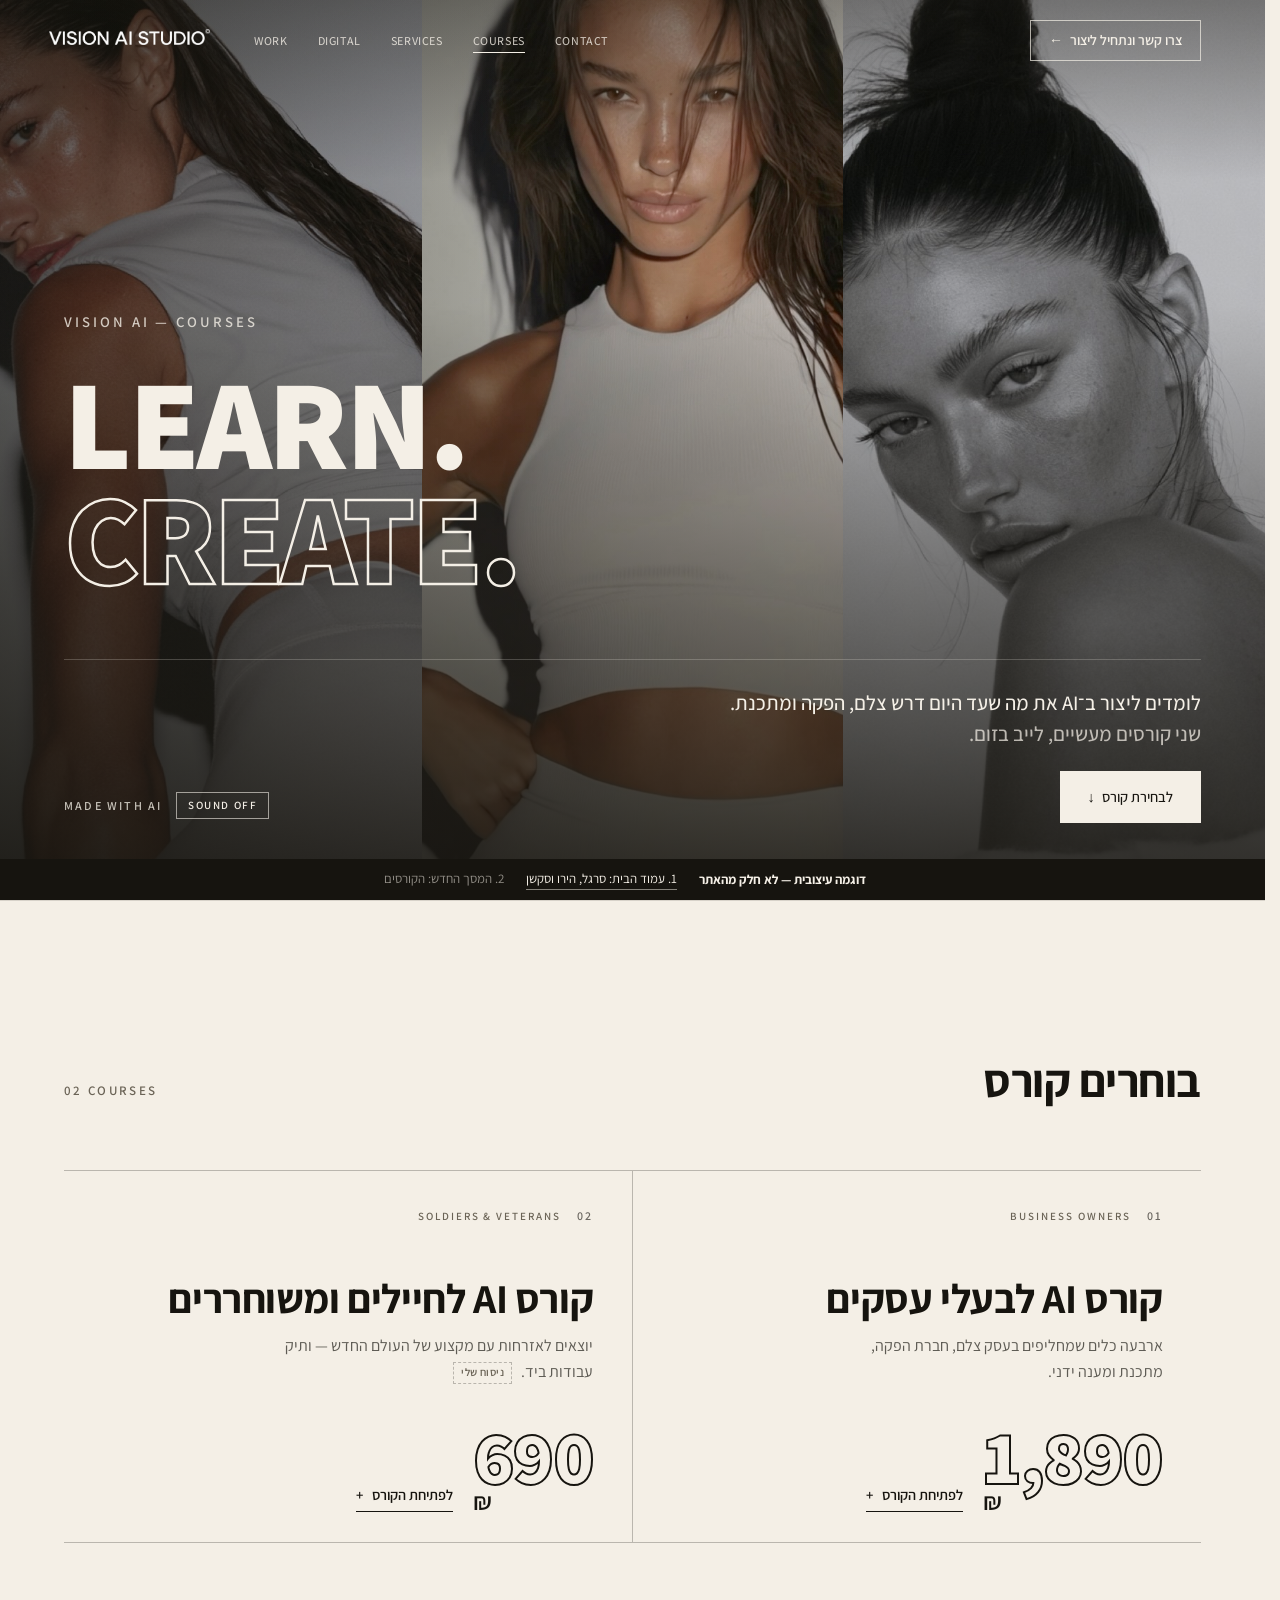
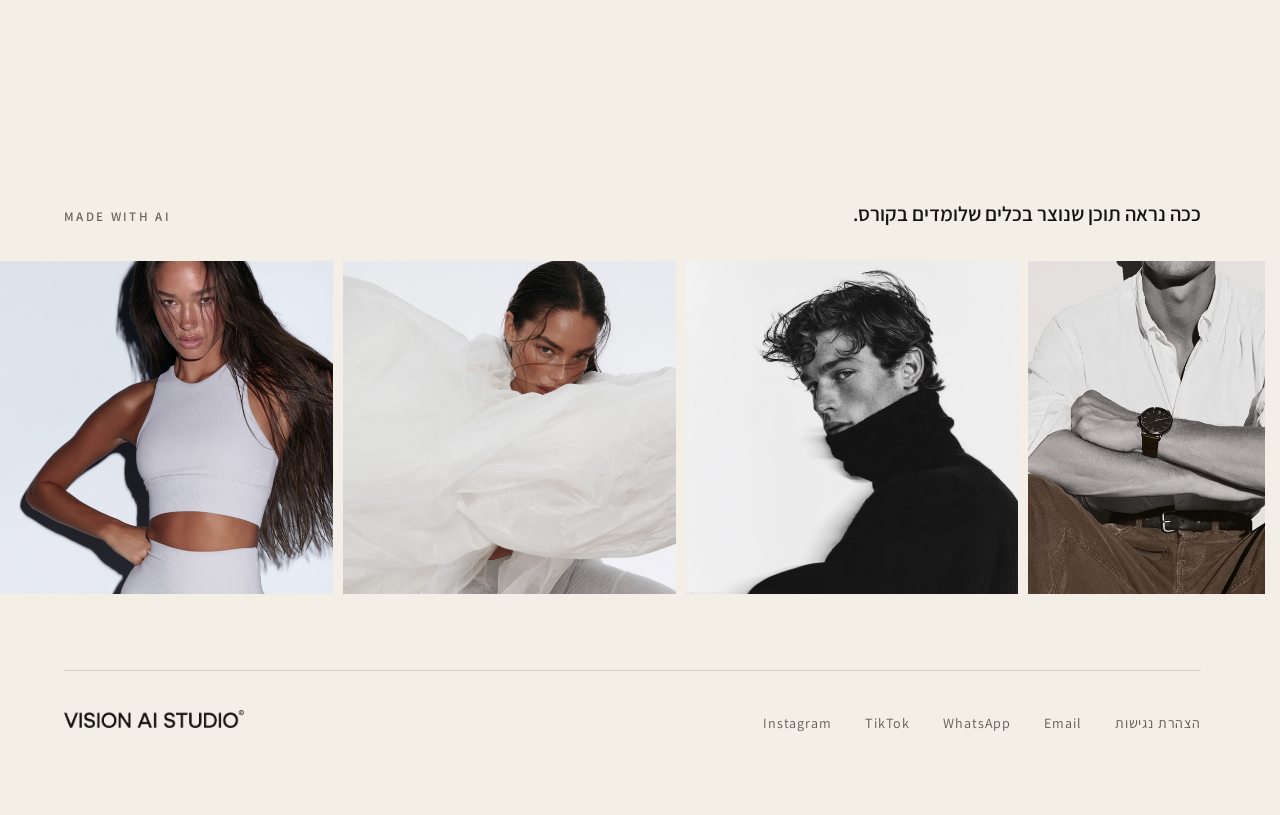
<file: mockups/courses-page.html>
<!doctype html>
<html lang="he" dir="rtl">
<head>
<meta charset="UTF-8">
<meta name="viewport" content="width=device-width, initial-scale=1.0">
<meta name="robots" content="noindex">
<title>דוגמה — מסך הקורסים</title>
<link rel="preconnect" href="https://fonts.googleapis.com">
<link rel="preconnect" href="https://fonts.gstatic.com" crossorigin>
<link href="https://fonts.googleapis.com/css2?family=Assistant:wght@300;400;500;600;700;800&display=swap" rel="stylesheet">
<link rel="stylesheet" href="../css/style.css">
<link rel="stylesheet" href="mockup.css?v=6">
</head>
<body>

<!-- DESIGN MOCKUP v2 — one overview screen. The two courses sit side by side;
     clicking one opens it in place (tabs, no long scroll), the other folds into a rail. -->

<header class="site-header on-hero" id="siteHeader" dir="ltr">
  <div class="header-inner">
    <a href="home-courses-section.html" class="brand" aria-label="Vision AI Studio">
      <img class="logo-on-light" src="../assets/logo-dark.webp" alt="Vision AI Studio" width="1753" height="174">
      <img class="logo-on-dark" src="../assets/logo-light.webp" alt="" aria-hidden="true" width="1753" height="174">
    </a>
    <nav class="main-nav" aria-label="Primary">
      <a href="home-courses-section.html">WORK</a>
      <a href="home-courses-section.html">DIGITAL</a>
      <a href="home-courses-section.html">SERVICES</a>
      <a href="courses-page.html" aria-current="page">COURSES</a>
      <a href="home-courses-section.html">CONTACT</a>
    </nav>
    <a href="#" class="btn-talk" dir="rtl">צרו קשר ונתחיל ליצור <span class="arrow">←</span></a>
  </div>
</header>

<main>

  <!-- opener: full-bleed, like the home hero. Still / film / still wall behind the type. -->
  <section class="cp-hero" id="cpHero">
    <div class="cp-wall" aria-hidden="true">
      <img src="media/p12.jpg" alt="" style="object-position:38% 30%">
      <video id="heroFilm" src="media/soft.mp4" poster="media/soft-poster.jpg" autoplay muted loop playsinline></video>
      <img src="media/p24.jpg" alt="" style="object-position:50% 30%">
    </div>
    <div class="cp-shade" aria-hidden="true"></div>

    <div class="cp-hero-inner">
      <p class="kicker reveal" dir="ltr">VISION AI — COURSES</p>
      <h1 class="cp-headline reveal" dir="ltr">
        <span>LEARN.</span>
        <span class="outline">CREATE.</span>
      </h1>

      <div class="cp-band reveal">
        <p class="cp-meta" dir="ltr">
          <span>MADE WITH AI</span>
          <button type="button" class="film-sound" id="filmSound" aria-pressed="false">SOUND OFF</button>
        </p>
        <div dir="rtl" style="text-align:right">
          <p class="cp-lede">
            לומדים ליצור ב־<span dir="ltr">AI</span> את מה שעד היום דרש צלם, הפקה ומתכנת.
            <span class="l2">שני קורסים מעשיים, לייב בזום.</span>
          </p>
          <div class="hero-ctas">
            <a href="#courses" class="btn-primary">לבחירת קורס <span class="arrow">↓</span></a>
          </div>
        </div>
      </div>
    </div>
  </section>

  <!-- the two courses -->
  <section class="section cx-wrap" id="courses">
    <div class="work-head">
      <p class="kicker reveal" dir="ltr">02 COURSES</p>
      <div class="work-head-text reveal" dir="rtl">
        <h2 class="work-title">בוחרים קורס</h2>
      </div>
    </div>

    <div class="cc-grid cx reveal" id="cx"></div>
  </section>

  <!-- work made with the same tools -->
  <div class="strip-head">
    <p class="kicker" dir="ltr">MADE WITH AI</p>
    <p>ככה נראה תוכן שנוצר בכלים שלומדים בקורס.</p>
  </div>
  <div class="strip" aria-hidden="true">
    <div class="strip-track" id="stripTrack"></div>
  </div>

</main>

<footer class="cp-foot">
  <div class="footer-credits" dir="ltr">
    <div class="footer-id">
      <img class="footer-logo" src="../assets/logo-dark.webp" alt="Vision AI Studio" width="1753" height="174">
    </div>
    <nav class="footer-links" aria-label="Contact links">
      <a href="#">Instagram</a><a href="#">TikTok</a><a href="#">WhatsApp</a><a href="#">Email</a><a href="#" dir="rtl">הצהרת נגישות</a>
    </nav>
  </div>
</footer>

<div class="mock-bar">
  <b>דוגמה עיצובית — לא חלק מהאתר</b>
  <a href="home-courses-section.html">1. עמוד הבית: סרגל, הירו וסקשן</a>
  <a href="courses-page.html" aria-current="page">2. המסך החדש: הקורסים</a>
</div>

<script>
/* ---------------------------------------------------------------- content */
var AI = '<span dir="ltr">AI</span>';
var D = function (t) { return '<span class="draft">' + t + '</span>'; };

var COURSES = [
  {
    id: 'business', num: '01', tag: 'BUSINESS OWNERS',
    name: 'קורס ' + AI + ' לבעלי עסקים',
    card: 'ארבעה כלים שמחליפים בעסק צלם, חברת הפקה, מתכנת ומענה ידני.',
    desc: 'קורס מעשי שבו תלמדו להפיק בעצמכם תוכן ויזואלי, סרטוני פרסומת, אתרים ודפי נחיתה וסוכן ' + AI + ' לעסק — מהבית, בלי ימי צילום ובלי הפקות.',
    price: '1,890', img: 'media/p16.jpg', pos: '50% 22%', pay: '#pay-business',
    gainLabel: 'לעסק שלכם:',
    prog: [
      ['תוכן ויזואלי למותג', 'עבודה נכונה עם ' + AI + ' ופרומפטים מדויקים. צילומי מוצר, תמונות תדמית ופוסטים — במראה אחיד שמתאים למותג שלכם.', 'ספריית תמונות מקצועית, בלי יום צילום.'],
      ['סרטוני פרסומת', 'מרעיון ותסריט, דרך שוטים ותנועות מצלמה, ועד קריינות, כתוביות ומוזיקה. סרטון שמוכן לעלות לרשתות או לקמפיין ממומן.', 'פרסומות בקצב של הרשתות, בלי חברת הפקה.'],
      ['אתרים ודפי נחיתה', 'אתר לעסק או דף ייעודי לכל צורך — מבצע, שירות חדש, אירוע או איסוף לידים. בלי לכתוב שורת קוד.', 'עמוד חדש בכל פעם שצריך, בלי תלות במתכנת.'],
      ['סוכני ' + AI + ' ואוטומציות', 'סוכן שעונה לפניות, מסנן לידים ומתאם שיחות, ואוטומציות שחוסכות את העבודה הידנית שחוזרת כל יום.', 'מענה מיידי ללקוחות ושעות עבודה שמתפנות.']
    ],
    getsTitle: 'מה יהיה לכם ביד בסוף הקורס',
    gets: [
      ['ספריית תמונות למותג', 'צילומי מוצר ותדמית לאתר, לרשתות ולקטלוג — בלי להזמין צלם.'],
      ['סרטון פרסומת מוכן', 'מוכן לאינסטגרם, לטיקטוק או לקמפיין ממומן — ותהליך שחוזרים עליו לכל מבצע.'],
      ['אתר או דף נחיתה משלכם', 'עמוד ייעודי לכל צורך בעסק, שאתם בונים ומעדכנים לבד.'],
      ['סוכן ' + AI + ' לשירות לקוחות', 'עונה לשאלות נפוצות, מסנן לידים ומתאם פגישות — גם מחוץ לשעות העבודה.']
    ],
    plus: ['שאלות ויחס אישי', 'ליווי אחרי הקורס', 'קהילת בעלי עסקים שעובדים עם ' + AI],
    facts: [['מועד', 'נובמבר 2026'], ['מבנה', '4 מפגשים · 90 דקות'], ['פורמט', 'לייב בזום + הקלטות'], ['מתאים ל', 'בעלי עסקים, בלי רקע טכני ' + D('לאישור')]]
  },
  {
    id: 'soldiers', num: '02', tag: 'SOLDIERS & VETERANS',
    name: 'קורס ' + AI + ' לחיילים ומשוחררים',
    card: 'יוצאים לאזרחות עם מקצוע של העולם החדש — ותיק עבודות ביד. ' + D('ניסוח שלי'),
    desc: 'העולם שאתם יוצאים אליו כבר עובד עם ' + AI + '. בקורס לומדים את הכלים האלה מהיסוד — ליצור תוכן, לבנות אתר ולהקים סוכן ' + AI + ' — כדי להתחיל את האזרחות עם יכולת ממשית, לעצמכם או כשירות ללקוחות. ' + D('ניסוח שלי'),
    price: '690', img: 'media/p27.jpg', pos: '50% 46%', pay: '#pay-soldiers',
    gainLabel: 'בשבילכם:',
    prog: [
      ['תוכן ויזואלי', 'עבודה נכונה עם ' + AI + ' ופרומפטים מדויקים: תמונות, פוסטים ושפה ויזואלית אחידה, ברמה של סטודיו.', 'תיק עבודות ראשון, בלי ציוד ובלי תקציב.'],
      ['סרטוני פרסומת', 'מרעיון ותסריט, דרך שוטים ותנועות מצלמה, ועד קריינות, כתוביות ומוזיקה.', 'יכולת שאפשר להציע לעסקים כבר מהיום הראשון.'],
      ['אתרים ודפי נחיתה', 'אפיון, עיצוב, התאמה למובייל והעלאה לאוויר — בלי לכתוב שורת קוד.', 'אתר אישי, אתר למיזם שלכם, או ללקוח ראשון.'],
      ['סוכני ' + AI + ' ואוטומציות', 'איך בונים סוכן שעונה, מסנן ומתאם, ואיך הופכים עבודה ידנית לאוטומציה.', 'להבין מבפנים את הכלים שמשנים את שוק העבודה.']
    ],
    getsTitle: 'עם מה יוצאים מהקורס',
    gets: [
      ['תיק עבודות ויזואלי', 'תמונות וקמפיינים שיצרתם, שאפשר להראות למעסיק או ללקוח.'],
      ['סרטון פרסומת מוכן', 'סרטון שלם שעשיתם מהרעיון ועד התוצאה.'],
      ['אתר אישי או דף נחיתה', 'באוויר, עם שם משלכם, שאתם יודעים לעדכן לבד.'],
      ['סוכן ' + AI + ' ראשון', 'סוכן עובד שבניתם, והבנה איך בונים את הבא.']
    ],
    plus: ['שאלות ויחס אישי', 'ליווי אחרי הקורס', 'קהילה ' + D('לאישור')],
    facts: [['זכאות', 'חיילים, ומשוחררים עד שנה לאחר השחרור'], ['מועד', D('יעודכן')], ['מבנה', '4 מפגשים · 90 דקות ' + D('לאישור')], ['פורמט', 'לייב בזום + הקלטות ' + D('לאישור')]]
  }
];

var STRIP = ['p13', 'p03', 'p28', 'p18', 'p24', 'p17', 'p12', 'p09', 'p19', 'p16'];

/* ---------------------------------------------------------------- build */
function price(p) { return '<span class="price"><span class="outline">' + p + '</span><span class="price-cur">₪</span></span>'; }

function courseHTML(c) {
  var rows = c.prog.map(function (r, i) {
    return '<li><span class="pg-num" dir="ltr">0' + (i + 1) + '</span>' +
      '<div><h4>' + r[0] + '</h4><p>' + r[1] + '</p><p class="pg-gain">' + c.gainLabel + ' ' + r[2] + '</p></div></li>';
  }).join('');

  var gets = c.gets.map(function (g, i) {
    return '<li><span class="pg-num" dir="ltr">0' + (i + 1) + '</span><div><h4>' + g[0] + '</h4><p>' + g[1] + '</p></div></li>';
  }).join('');

  var facts = c.facts.map(function (f) { return '<div><dt>' + f[0] + '</dt><dd>' + f[1] + '</dd></div>'; }).join('');

  return '' +
  '<article class="cx-item" id="' + c.id + '" data-course="' + c.id + '">' +

    '<button type="button" class="cc" data-open="' + c.id + '" aria-expanded="false" aria-controls="panel-' + c.id + '">' +
      '<span class="cc-top"><span class="cc-num" dir="ltr">' + c.num + '</span><span class="cc-tag" dir="ltr">' + c.tag + '</span></span>' +
      '<span class="cc-name">' + c.name + '</span>' +
      '<span class="cc-desc">' + c.card + '</span>' +
      '<span class="cc-bottom">' + price(c.price) + '<span class="cc-go">לפתיחת הקורס <i class="plus">+</i></span></span>' +
    '</button>' +

    '<button type="button" class="cx-rail" data-open="' + c.id + '" aria-label="מעבר לקורס השני">' +
      '<span class="rail-top"><span class="rail-num" dir="ltr">' + c.num + '</span><span class="rail-plus">+</span></span>' +
      '<span><span class="rail-name">' + c.name + '</span><span class="rail-price">₪ ' + c.price + '</span></span>' +
    '</button>' +

    '<div class="cx-panel" id="panel-' + c.id + '">' +
      '<header class="pn-head">' +
        '<div><p class="kicker" dir="ltr">' + c.num + ' / ' + c.tag + '</p><h3 class="pn-name">' + c.name + '</h3><p class="pn-desc">' + c.desc + '</p></div>' +
        '<button type="button" class="pn-close" data-close>סגירה ✕</button>' +
      '</header>' +

      '<div class="pn-tabs" role="tablist">' +
        '<button type="button" class="pn-tab" role="tab" aria-selected="true" data-tab="prog"><small dir="ltr">01</small>תוכנית הקורס</button>' +
        '<button type="button" class="pn-tab" role="tab" aria-selected="false" data-tab="gets"><small dir="ltr">02</small>מה יוצא לכם מזה</button>' +
        '<button type="button" class="pn-tab" role="tab" aria-selected="false" data-tab="join"><small dir="ltr">03</small>פרטים והרשמה</button>' +
      '</div>' +

      '<div class="pn-pane" role="tabpanel" data-pane="prog">' +
        '<ol class="gets prog">' + rows + '</ol>' +
      '</div>' +

      '<div class="pn-pane" role="tabpanel" data-pane="gets" hidden>' +
        '<ul class="gets">' + gets + '</ul>' +
        '<p class="plus-line"><b>ובנוסף:</b>' + c.plus.map(function (p) { return '<span>' + p + '</span>'; }).join('') + '</p>' +
      '</div>' +

      '<div class="pn-pane" role="tabpanel" data-pane="join" hidden>' +
        '<div class="join">' + price(c.price) +
          '<div class="join-side"><dl class="facts">' + facts + '</dl>' +
            '<div class="join-cta"><a href="' + c.pay + '" class="btn-primary">לתשלום והרשמה <span class="arrow">←</span></a><span class="join-note">קישור תשלום נפרד לקורס הזה ' + D('יתווסף') + '</span></div>' +
          '</div>' +
        '</div>' +
      '</div>' +
    '</div>' +
  '</article>';
}

var cx = document.getElementById('cx');
cx.innerHTML = COURSES.map(courseHTML).join('');
document.getElementById('stripTrack').innerHTML = STRIP.concat(STRIP).map(function (p) { return '<img src="media/' + p + '.jpg" alt="" loading="lazy">'; }).join('');

/* ---------------------------------------------------------------- open / close */
function openCourse(id, scroll) {
  var items = cx.querySelectorAll('.cx-item'), found = false;
  items.forEach(function (it) {
    var on = it.dataset.course === id;
    if (on) found = true;
    it.classList.toggle('is-open', on);
    it.querySelector('.cc').setAttribute('aria-expanded', on);
    if (!on) it.querySelectorAll('video').forEach(function (v) { v.pause(); });
  });
  cx.classList.toggle('has-open', found);
  if (found) cx.dataset.open = id; else delete cx.dataset.open;
  history.replaceState(null, '', found ? '#' + id : location.pathname);
  if (found && scroll !== false) window.scrollTo({ top: cx.getBoundingClientRect().top + window.scrollY - 84, behavior: 'smooth' });
}

cx.addEventListener('click', function (e) {
  var opener = e.target.closest('[data-open]');
  if (opener && cx.contains(opener) && opener !== cx) { openCourse(opener.dataset.open); return; }
  if (e.target.closest('[data-close]')) { openCourse(null); return; }

  var tab = e.target.closest('.pn-tab');
  if (tab) {
    var panel = tab.closest('.cx-panel');
    panel.querySelectorAll('.pn-tab').forEach(function (t) { t.setAttribute('aria-selected', t === tab); });
    panel.querySelectorAll('.pn-pane').forEach(function (p) { p.hidden = p.dataset.pane !== tab.dataset.tab; });
    return;
  }

});

if (location.hash === '#business' || location.hash === '#soldiers') { openCourse(location.hash.slice(1), false); window.addEventListener('load', function () { window.scrollTo(0, cx.getBoundingClientRect().top + window.scrollY - 84); }); }

/* ---------------------------------------------------------------- film sound, header, reveal */
var film = document.getElementById('heroFilm'), snd = document.getElementById('filmSound');
snd.addEventListener('click', function () {
  film.muted = !film.muted;
  snd.textContent = film.muted ? 'SOUND OFF' : 'SOUND ON';
  snd.setAttribute('aria-pressed', !film.muted);
});

var header = document.getElementById('siteHeader');
function onScroll() {
  header.classList.toggle('is-scrolled', window.scrollY > 12);
  header.classList.toggle('on-hero', window.scrollY < document.getElementById('cpHero').offsetHeight - 80);
}
onScroll(); window.addEventListener('scroll', onScroll, { passive: true });

var io = new IntersectionObserver(function (entries) {
  entries.forEach(function (e) { if (e.isIntersecting) { e.target.classList.add('is-visible'); io.unobserve(e.target); } });
}, { threshold: .08 });
document.querySelectorAll('.reveal').forEach(function (el) { io.observe(el); });
</script>
</body>
</html>
</file>
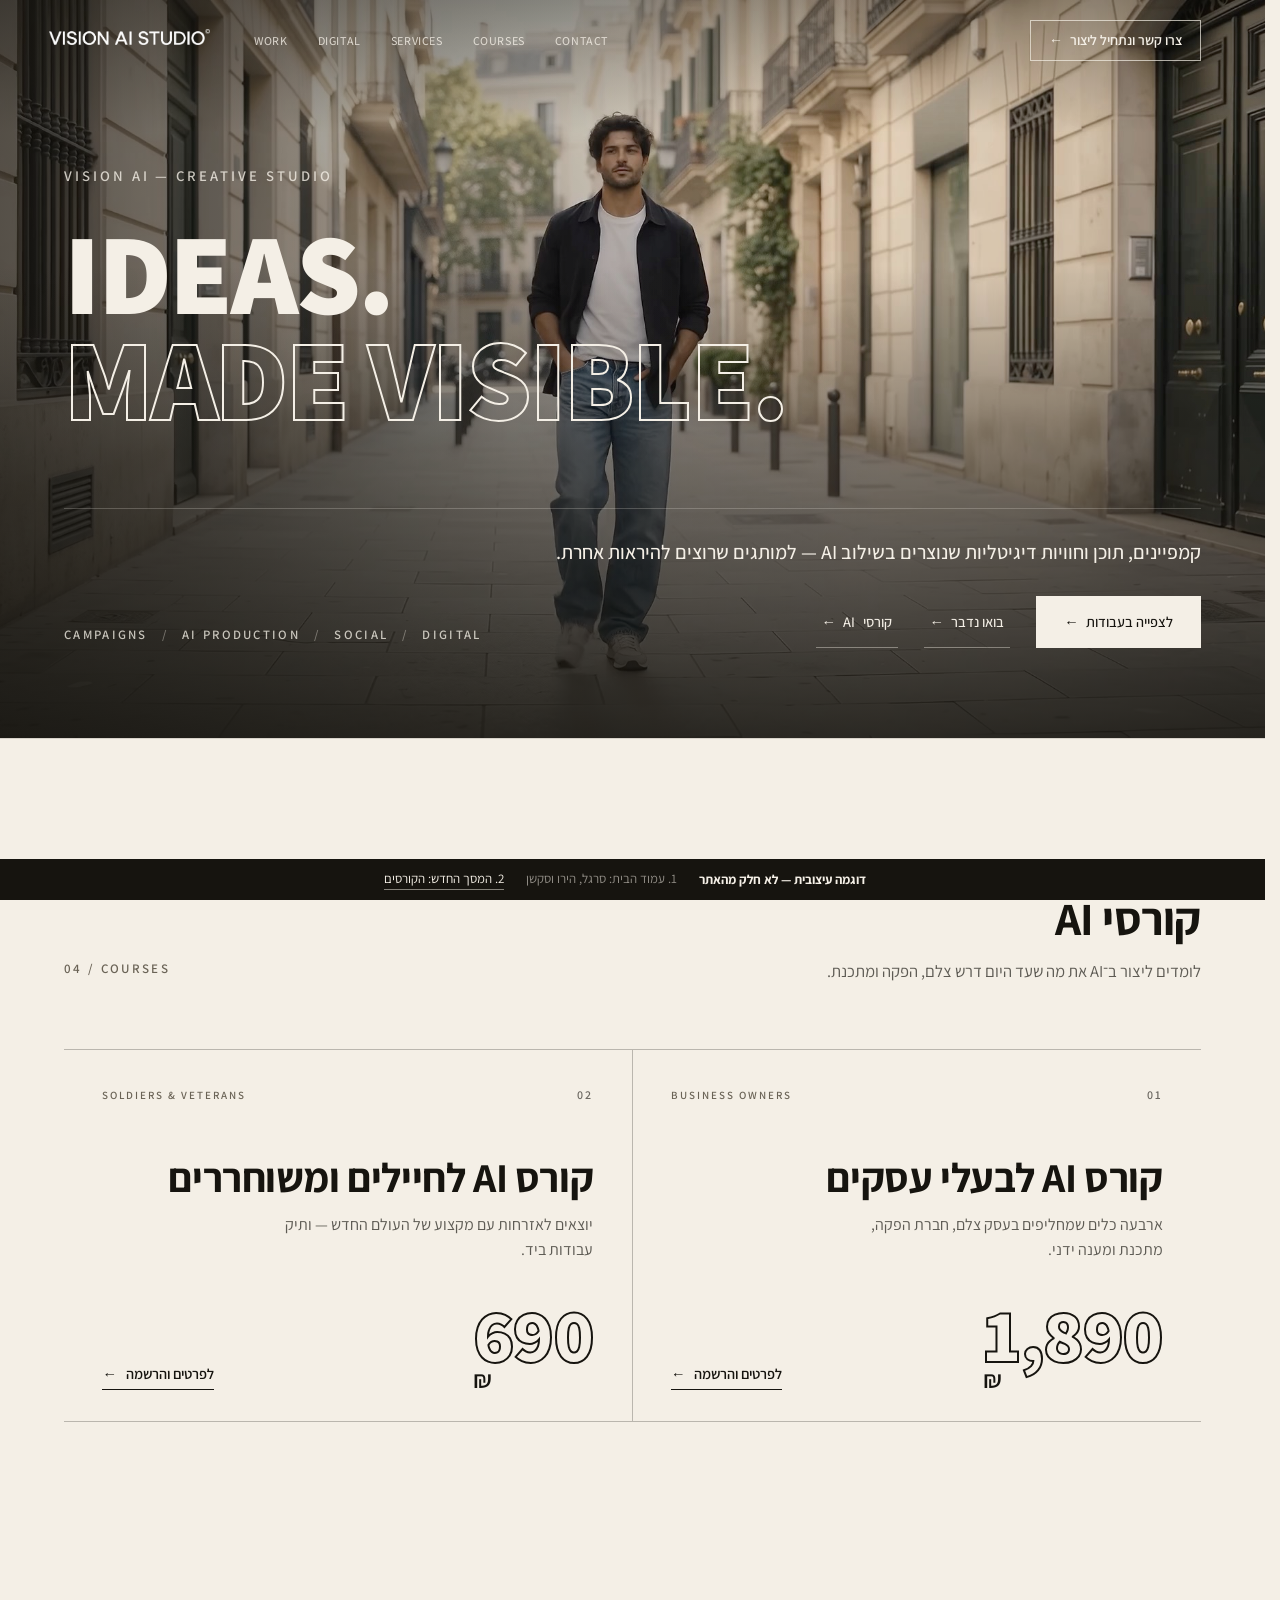
<file: mockups/home-courses-section.html>
<!doctype html>
<html lang="he" dir="rtl">
<head>
<meta charset="UTF-8">
<meta name="viewport" content="width=device-width, initial-scale=1.0">
<meta name="robots" content="noindex">
<title>דוגמה — סקשן קורסים בעמוד הבית</title>
<link rel="preconnect" href="https://fonts.googleapis.com">
<link rel="preconnect" href="https://fonts.gstatic.com" crossorigin>
<link href="https://fonts.googleapis.com/css2?family=Assistant:wght@300;400;500;600;700;800&display=swap" rel="stylesheet">
<link rel="stylesheet" href="../css/style.css">
<link rel="stylesheet" href="mockup.css?v=6">
</head>
<body>

<!-- DESIGN MOCKUP — shows the three places the home page would change:
     1. COURSES in the nav  2. a third link in the hero  3. the new 04 / COURSES section -->

<header class="site-header on-hero" id="siteHeader" dir="ltr">
  <div class="header-inner">
    <a href="#" class="brand" aria-label="Vision AI Studio">
      <img class="logo-on-light" src="../assets/logo-dark.webp" alt="Vision AI Studio" width="1753" height="174">
      <img class="logo-on-dark" src="../assets/logo-light.webp" alt="" aria-hidden="true" width="1753" height="174">
    </a>

    <nav class="main-nav" aria-label="Primary">
      <a href="#">WORK</a>
      <a href="#">DIGITAL</a>
      <a href="#">SERVICES</a>
      <a href="courses-page.html">COURSES</a>
      <a href="#">CONTACT</a>
    </nav>

    <a href="#" class="btn-talk" dir="rtl">צרו קשר ונתחיל ליצור <span class="arrow">←</span></a>
  </div>
</header>

<main>

  <!-- 1 + 2: nav + hero entry points -->
  <section class="hero mock-hero">
    <div class="hero-media" aria-hidden="true">
      <img src="../assets/hero-poster.jpg" alt="">
      <div class="hero-shade"></div>
    </div>

    <div class="hero-inner">
      <p class="kicker" dir="ltr">VISION AI — CREATIVE STUDIO</p>

      <h1 class="hero-headline" dir="ltr">
        <span>IDEAS.</span>
        <span class="outline">MADE VISIBLE.</span>
      </h1>

      <div class="hero-bottom">
        <div class="hero-text" dir="rtl">
          <p class="hero-lede">קמפיינים, תוכן וחוויות דיגיטליות שנוצרים בשילוב&nbsp;<span dir="ltr">AI</span>&nbsp;— למותגים שרוצים להיראות אחרת.</p>
          <div class="hero-ctas">
            <a href="#" class="btn-primary">לצפייה בעבודות <span class="arrow">←</span></a>
            <a href="#" class="btn-ghost">בואו נדבר <span class="arrow">←</span></a>
            <a href="courses-page.html" class="btn-ghost cta-courses">קורסי <span dir="ltr">AI</span> <span class="arrow">←</span></a>
          </div>
        </div>

        <p class="hero-services" dir="ltr">
          <span>CAMPAIGNS</span><i>/</i><span>AI PRODUCTION</span><i>/</i><span>SOCIAL</span><i>/</i><span>DIGITAL</span>
        </p>
      </div>
    </div>
  </section>

  <!-- 3: the new section. Sits after 03 / WHAT WE DO; contact becomes 05.
       Each card leads to the courses screen with that course already open. -->
  <section class="section courses" id="courses">
    <div class="work-head">
      <p class="kicker reveal" dir="ltr">04 / COURSES</p>
      <div class="work-head-text reveal" dir="rtl">
        <h2 class="work-title">קורסי <span dir="ltr">AI</span></h2>
        <p class="work-sub">לומדים ליצור ב־<span dir="ltr">AI</span> את מה שעד היום דרש צלם, הפקה ומתכנת.</p>
      </div>
    </div>

    <div class="cc-grid reveal">
      <a class="cc" href="courses-page.html#business">
        <span class="cc-top"><span class="cc-num" dir="ltr">01</span><span class="cc-tag" dir="ltr">BUSINESS OWNERS</span></span>
        <span class="cc-name">קורס <span dir="ltr">AI</span> לבעלי עסקים</span>
        <span class="cc-desc">ארבעה כלים שמחליפים בעסק צלם, חברת הפקה, מתכנת ומענה ידני.</span>
        <span class="cc-bottom">
          <span class="price"><span class="outline">1,890</span><span class="price-cur">₪</span></span>
          <span class="cc-go">לפרטים והרשמה <i>←</i></span>
        </span>
      </a>

      <a class="cc" href="courses-page.html#soldiers">
        <span class="cc-top"><span class="cc-num" dir="ltr">02</span><span class="cc-tag" dir="ltr">SOLDIERS &amp; VETERANS</span></span>
        <span class="cc-name">קורס <span dir="ltr">AI</span> לחיילים ומשוחררים</span>
        <span class="cc-desc">יוצאים לאזרחות עם מקצוע של העולם החדש — ותיק עבודות ביד.</span>
        <span class="cc-bottom">
          <span class="price"><span class="outline">690</span><span class="price-cur">₪</span></span>
          <span class="cc-go">לפרטים והרשמה <i>←</i></span>
        </span>
      </a>
    </div>
  </section>

</main>

<div class="mock-bar">
  <b>דוגמה עיצובית — לא חלק מהאתר</b>
  <a href="home-courses-section.html" aria-current="page">1. עמוד הבית: סרגל, הירו וסקשן</a>
  <a href="courses-page.html">2. המסך החדש: הקורסים</a>
</div>

<script>
  var header = document.getElementById('siteHeader');
  function onScroll(){
    header.classList.toggle('is-scrolled', window.scrollY > 12);
    header.classList.toggle('on-hero', window.scrollY < window.innerHeight * .7);
  }
  onScroll(); window.addEventListener('scroll', onScroll, { passive: true });

  var io = new IntersectionObserver(function (entries) {
    entries.forEach(function (e) { if (e.isIntersecting) { e.target.classList.add('is-visible'); io.unobserve(e.target); } });
  }, { threshold: .12 });
  document.querySelectorAll('.reveal').forEach(function (el) { io.observe(el); });
</script>
</body>
</html>
</file>
<file: css/style.css>
/* ==========================================================================
   VISION AI STUDIO — Design tokens
   ========================================================================== */

:root{
  /* color — warm ivory, black, charcoal, beige-gray. no accent hue. */
  --paper:      #F4EFE6;
  --stone:      #E7DFD0;
  --stone-2:    #DCD2BE;
  --charcoal:   #1B1913;
  --ink:        #16140F;
  --ink-70:     rgba(22,20,15,.68);
  --ink-50:     rgba(22,20,15,.48);
  --grey:       #6A6356; /* 5.2:1 on paper — WCAG AA */
  --line:       rgba(22,20,15,.13);
  --line-strong:rgba(22,20,15,.26);
  --line-inverse: rgba(244,239,230,.22);

  /* frame tones — neutral beige/taupe only */
  --tone-a-1: #E3DACB; --tone-a-2: #D3C6AE;
  --tone-b-1: #DCD6C8; --tone-b-2: #C7BFA9;
  --tone-c-1: #E9E2D6; --tone-c-2: #D8CBB3;
  --tone-d-1: #D6CFC2; --tone-d-2: #BEB29A;
  --ph-text:  rgba(22,20,15,.62); /* ~4.8:1 on paper — WCAG AA */

  /* type — a single confident grotesk throughout */
  --font-sans: 'Assistant', 'Arial Hebrew', Arial, sans-serif;

  /* layout */
  --gutter:    clamp(20px, 5vw, 88px);
  --sect-y:    clamp(88px, 12vw, 176px);
  --sect-y-sm: clamp(48px, 7vw, 96px);

  --ease: cubic-bezier(.22,.61,.36,1);
}

*,*::before,*::after{ box-sizing: border-box; }

html{ background: var(--paper); scroll-behavior: smooth; }

body{
  margin: 0;
  background: var(--paper);
  color: var(--ink);
  font-family: var(--font-sans);
  font-size: 16px;
  line-height: 1.5;
  -webkit-font-smoothing: antialiased;
  overflow-x: hidden;
}

img{ max-width: 100%; display: block; }
a{ color: inherit; text-decoration: none; }
ul{ list-style: none; margin: 0; padding: 0; }
h1,h2,h3,p{ margin: 0; }

/* hollow / outline emphasis — the site's one recurring typographic signature, ink only (no accent hue) */
/* Google serves Assistant as a variable font, whose glyphs keep overlapping contours
   (e.g. the bar of "A" crossing its legs) — invisible when filled, but text-stroke
   draws every contour. This is a static 800 instance with overlaps merged, Latin only,
   used just for stroked type. */
@font-face{
  font-family: 'Assistant Outline';
  src: url('../assets/fonts/assistant-800-outline.woff2') format('woff2');
  font-weight: 800;
  font-style: normal;
  font-display: swap;
  unicode-range: U+0000-00FF, U+2013-2014, U+2018-201D;
}

.outline{ color: var(--ink); }
.outline-inverse{ color: var(--paper); }
@supports (-webkit-text-stroke: 1px black){
  .outline, .outline-inverse{ font-family: 'Assistant Outline', var(--font-sans); }
  .outline{ color: transparent; -webkit-text-stroke: 2px var(--ink); }
  .outline-inverse{ color: transparent; -webkit-text-stroke: 2px var(--paper); }
}

/* ==========================================================================
   Type helpers
   ========================================================================== */

.kicker{
  font-size: 13px;
  font-weight: 600;
  letter-spacing: .18em;
  text-transform: uppercase;
  color: var(--grey);
  margin: 0 0 20px;
}
.kicker[dir="ltr"]{ text-align: left; }

.section-title-lg{
  font-weight: 600;
  font-size: clamp(30px, 4.4vw, 54px);
  line-height: 1.2;
  max-width: 16ch;
  margin-bottom: 22px;
}

.section-lede{
  font-size: clamp(15px, 1.4vw, 17px);
  color: var(--ink-70);
  max-width: 46ch;
  line-height: 1.6;
}

/* ==========================================================================
   Buttons / links
   ========================================================================== */

.btn-primary, .btn-ghost, .btn-line, .btn-talk{
  display: inline-flex;
  align-items: center;
  gap: .5em;
  font-family: var(--font-sans);
  font-weight: 500;
  white-space: nowrap;
}

.btn-primary{
  background: var(--ink);
  color: var(--paper);
  padding: 15px 28px;
  font-size: 14.5px;
  transition: opacity .3s var(--ease);
}
.btn-primary:hover{ opacity: .82; }
/* Hebrew CTAs point left (reading direction) and nudge left on hover */
.btn-primary .arrow, .btn-ghost .arrow{ display: inline-block; transition: transform .35s var(--ease); }
.btn-primary:hover .arrow, .btn-ghost:hover .arrow{ transform: translateX(-4px); }

.btn-ghost{
  font-size: 14.5px;
  padding: 15px 6px;
  border-bottom: 1px solid var(--line-strong);
  transition: border-color .3s var(--ease);
}
.btn-ghost:hover{ border-color: var(--ink); }

.btn-line{
  font-size: 13px;
  font-weight: 600;
  letter-spacing: .03em;
  padding-bottom: 4px;
  border-bottom: 1px solid var(--ink);
}
.btn-line .arrow{ display: inline-block; transition: transform .35s var(--ease); }
.btn-line:hover .arrow{ transform: translateX(4px); }

/* header CTA — a thin outlined frame that fills on hover
   (ink on the light header, cream over the hero video) */
.btn-talk{
  font-size: 14px;
  font-weight: 600;
  letter-spacing: 0; /* Hebrew label — no caps tracking */
  margin-left: auto; /* physical: the link itself is dir=rtl, so a logical margin would flip sides */
  padding: 9px 18px;
  border: 1px solid var(--ink);
  background: transparent;
  color: var(--ink);
  transition: background-color .35s var(--ease), color .35s var(--ease), border-color .35s var(--ease);
}
.btn-talk .arrow{ display: inline-block; transition: transform .35s var(--ease); }
.btn-talk:hover{ background: var(--ink); color: var(--paper); }
.btn-talk:hover .arrow{ transform: translateX(-3px); }

/* ==========================================================================
   Header
   ========================================================================== */

.site-header{
  position: fixed;
  inset-inline: 0;
  top: 0;
  z-index: 100;
  transition: background .4s var(--ease), border-color .4s var(--ease), backdrop-filter .4s var(--ease);
  border-bottom: 1px solid transparent;
}
.site-header.is-scrolled{
  background: rgba(244,239,230,.82);
  backdrop-filter: blur(8px);
  border-bottom-color: var(--line);
}

.header-inner{
  max-width: 1680px;
  margin: 0 auto;
  padding: 20px var(--gutter);
  display: flex;
  align-items: baseline; /* the logo image's bottom edge is its letters' baseline, so the nav sits on the same line */
  gap: 44px;
}

.brand{ display: flex; align-items: center; line-height: 1; }
.brand img{ display: block; height: 16px; width: auto; }
.brand .logo-on-dark{ display: none; }

.site-header.on-hero:not(.is-scrolled):not(.menu-open) .logo-on-light{ display: none; }
.site-header.on-hero:not(.is-scrolled):not(.menu-open) .logo-on-dark{ display: block; }
.site-header.on-hero:not(.is-scrolled):not(.menu-open) .main-nav a{ color: rgba(244,239,230,.8); }
.site-header.on-hero:not(.is-scrolled):not(.menu-open) .main-nav a:hover{ color: var(--paper); }
.site-header.on-hero:not(.is-scrolled):not(.menu-open) .main-nav a::after{ background: var(--paper); }
.site-header.on-hero:not(.is-scrolled):not(.menu-open) .btn-talk{ border-color: rgba(244,239,230,.7); color: var(--paper); }
.site-header.on-hero:not(.is-scrolled):not(.menu-open) .btn-talk:hover{ background: var(--paper); border-color: var(--paper); color: var(--ink); }
.site-header.on-hero:not(.is-scrolled):not(.menu-open) .menu-toggle span{ background: var(--paper); }
.site-header.menu-open{ background: var(--paper); }

.main-nav{ display: flex; gap: 30px; }
.main-nav a{
  font-size: 12px;
  font-weight: 500;
  letter-spacing: .05em;
  color: var(--ink-70);
  position: relative;
  padding-bottom: 3px;
  transition: color .25s var(--ease);
}
.main-nav a::after{
  content: "";
  position: absolute;
  inset-inline-start: 0;
  bottom: 0;
  width: 0;
  height: 1px;
  background: var(--ink);
  transition: width .3s var(--ease);
}
.main-nav a:hover{ color: var(--ink); }
.main-nav a:hover::after{ width: 100%; }

.menu-toggle{
  display: none;
  width: 30px; height: 20px;
  background: none; border: 0;
  position: relative;
  top: 3px; /* centre the two lines on the logo's letters (header is baseline-aligned) */
  cursor: pointer;
  padding: 0;
}
.menu-toggle span{
  position: absolute;
  inset-inline: 0;
  height: 1px;
  background: var(--ink);
  transition: transform .3s var(--ease), top .3s var(--ease);
}
.menu-toggle span:first-child{ top: 5px; }
.menu-toggle span:last-child{ top: 15px; }
.menu-toggle[aria-expanded="true"] span:first-child{ top: 10px; transform: rotate(45deg); }
.menu-toggle[aria-expanded="true"] span:last-child{ top: 10px; transform: rotate(-45deg); }

.mobile-nav{
  display: none;
  flex-direction: column;
  padding: 4px var(--gutter) 26px;
  background: var(--paper);
  border-bottom: 1px solid var(--line);
}
.mobile-nav a{ padding: 14px 0; font-size: 15px; font-weight: 500; border-top: 1px solid var(--line); }
.mobile-nav.is-open{ display: flex; }

/* ==========================================================================
   Reveal
   ========================================================================== */

.reveal{ opacity: 0; transform: translateY(20px); transition: opacity .9s var(--ease), transform .9s var(--ease); }
.reveal.is-visible{ opacity: 1; transform: translateY(0); }

/* ==========================================================================
   Frame system
   ========================================================================== */

.frame{
  position: relative;
  display: block;
  width: 100%;
  aspect-ratio: var(--ar, 4/5);
  overflow: hidden;
  border: 1px solid var(--line);
}
.frame[data-tone="a"]{ background: linear-gradient(150deg, var(--tone-a-1), var(--tone-a-2)); }
.frame[data-tone="b"]{ background: linear-gradient(150deg, var(--tone-b-1), var(--tone-b-2)); }
.frame[data-tone="c"]{ background: linear-gradient(150deg, var(--tone-c-1), var(--tone-c-2)); }
.frame[data-tone="d"]{ background: linear-gradient(150deg, var(--tone-d-1), var(--tone-d-2)); }

.frame-tag{
  position: absolute;
  inset-inline-start: 20px;
  bottom: 18px;
  font-size: 10.5px;
  font-weight: 600;
  letter-spacing: .1em;
  text-transform: uppercase;
  color: var(--ph-text);
}

.tick{ position: absolute; width: 12px; height: 12px; opacity: .5; pointer-events: none; }
.tick.tl{ top: 14px; inset-inline-start: 14px; border-top: 1px solid var(--ink-50); border-inline-start: 1px solid var(--ink-50); }
.tick.br{ bottom: 14px; inset-inline-end: 14px; border-bottom: 1px solid var(--ink-50); border-inline-end: 1px solid var(--ink-50); }

a.frame{ transition: opacity .4s var(--ease); }
a.frame:hover{ opacity: .9; }

/* ==========================================================================
   Section shell
   ========================================================================== */

.section{
  max-width: 1680px;
  margin: 0 auto;
  padding: var(--sect-y) var(--gutter);
  border-top: 1px solid var(--line);
}

/* ==========================================================================
   Hero — full-bleed looping campaign video, typography on top
   ========================================================================== */

.hero{
  position: relative;
  isolation: isolate;
  min-height: 100vh;
  min-height: 100svh;
  display: flex;
  align-items: flex-end;
  overflow: hidden;
  background: var(--charcoal);
  color: var(--paper);
}

.hero-media{ position: absolute; inset: 0; z-index: -1; }
.hero-video{
  position: absolute;
  inset: 0;
  width: 100%;
  height: 100%;
  object-fit: cover;
  object-position: 62% 30%;
  opacity: 0;
  transition: opacity 1.2s var(--ease);
}
.hero-video.is-active{ opacity: 1; }
/* portrait screens get the dedicated 9:16 cut — frame it centered */
@media (orientation: portrait){
  .hero-video{ object-position: 50% 35%; }
}

/* warm charcoal wash: heavier behind the type (left + bottom), clear over the subject */
.hero-shade{
  position: absolute;
  inset: 0;
  background:
    linear-gradient(to top, rgba(22,20,15,.86) 0%, rgba(22,20,15,.42) 38%, rgba(22,20,15,0) 64%),
    linear-gradient(to right, rgba(22,20,15,.62) 0%, rgba(22,20,15,.18) 46%, rgba(22,20,15,0) 70%),
    linear-gradient(to bottom, rgba(22,20,15,.38) 0%, rgba(22,20,15,0) 18%);
}

.hero-inner{
  width: 100%;
  max-width: 1680px;
  margin: 0 auto;
  padding: clamp(112px, 14vw, 156px) var(--gutter) clamp(48px, 7vw, 96px);
}

.hero .kicker{ font-size: clamp(13px, 1.15vw, 17px); letter-spacing: .2em; color: rgba(244,239,230,.8); margin-bottom: clamp(20px, 3vw, 32px); }

.hero-headline{
  direction: ltr;
  text-align: left;
  font-weight: 800;
  font-size: clamp(48px, 9vw, 150px);
  line-height: .92;
  letter-spacing: -.02em;
  color: var(--paper);
}
.hero-headline span{ display: block; }
.hero .outline{ color: var(--paper); }
@supports (-webkit-text-stroke: 1px black){
  .hero .outline{ color: transparent; -webkit-text-stroke: 2px var(--paper); }
}

/* bottom band: English services pinned left (LTR), Hebrew copy pinned right (RTL) */
.hero-bottom{
  direction: ltr;
  display: flex;
  justify-content: space-between;
  align-items: flex-end;
  gap: clamp(24px, 5vw, 80px);
  margin-top: clamp(40px, 6vw, 80px);
  padding-top: clamp(20px, 2.5vw, 28px);
  border-top: 1px solid rgba(244,239,230,.22);
}

.hero-text{ order: 2; direction: rtl; text-align: right; }
.hero-lede{ font-size: clamp(16px, 1.55vw, 22px); line-height: 1.55; font-weight: 500; white-space: nowrap; } /* one line on wide screens; wraps again ≤980px */
.hero-ctas{ display: flex; align-items: center; gap: 26px; margin-top: 28px; flex-wrap: wrap; }

.hero-services{
  order: 1;
  direction: ltr;
  text-align: left;
  display: flex;
  flex-wrap: nowrap;
  white-space: nowrap;
  flex-shrink: 0;
  align-items: center;
  gap: 8px 14px;
  font-size: clamp(12px, 1vw, 15px);
  font-weight: 600;
  letter-spacing: .18em;
  color: rgba(244,239,230,.78);
  padding-bottom: 4px;
}
.hero-services i{ font-style: normal; color: rgba(244,239,230,.38); }
.cta-phone{ display: none; }

/* phones: a tighter hero — no kicker (the logo sits right above),
   two equal CTAs, no services line (the services section covers it) */
@media (max-width: 720px){
  .hero .kicker{ display: none; }
  /* two equal CTAs side by side: works (solid) + contact (outline) */
  .hero-ctas{ display: grid; grid-template-columns: 1fr 1fr; gap: 10px; }
  .hero-ctas .btn-primary, .hero .btn-ghost{ justify-content: center; padding: 15px 12px; }
  .hero .btn-ghost{ border: 1px solid rgba(244,239,230,.55); }
  .hero-ctas .btn-primary{ border: 1px solid var(--paper); } /* same box height as the outlined one */
  .cta-wide{ display: none; }
  .cta-phone{ display: inline; }
  .hero-services{ display: none; }
}

/* 981–1200px: both lines can't sit side by side on one line each, so they stack (as on mobile) */
@media (min-width: 981px) and (max-width: 1200px){
  .hero-bottom{ flex-direction: column; align-items: stretch; }
  .hero-text{ order: 1; }
  .hero-services{ order: 2; padding-top: 18px; border-top: 1px solid rgba(244,239,230,.16); }
}

.hero .btn-primary{ background: var(--paper); color: var(--ink); }
.hero .btn-ghost{ border-bottom-color: rgba(244,239,230,.4); }
.hero .btn-ghost:hover{ border-color: var(--paper); }
.hero .spine{ color: rgba(244,239,230,.6); }

@media (prefers-reduced-motion: reduce){
  .hero-video{ transition: none; }
}

.spine{
  display: none;
  position: absolute;
  top: clamp(112px, 14vw, 156px);
  bottom: clamp(64px, 9vw, 120px);
  inset-inline-end: 6px;
  writing-mode: vertical-rl;
  font-size: 10px;
  font-weight: 600;
  letter-spacing: .2em;
  color: var(--grey);
  opacity: .5;
  align-items: center;
  justify-content: center;
}
@media (min-width: 1220px){ .spine{ display: flex; } }

/* ==========================================================================
   Selected Work — 3×3 campaign wall
   ========================================================================== */

/* head: English label pinned left (LTR), Hebrew headline pinned right (RTL) */
.work-head{
  direction: ltr;
  display: flex;
  justify-content: space-between;
  align-items: flex-end;
  gap: 32px;
  margin-bottom: clamp(40px, 5vw, 64px);
}
.work-head .kicker{ margin: 0; padding-bottom: 6px; }
.work-head-text{ direction: rtl; text-align: right; }
.work-title{ font-weight: 700; font-size: clamp(30px, 3.6vw, 48px); line-height: 1.12; letter-spacing: -.01em; }
.work-sub{ margin-top: 14px; font-size: clamp(15px, 1.3vw, 17px); line-height: 1.6; color: var(--ink-70); }
.work-sub-line{ white-space: nowrap; } /* one line on wide screens */
@media (max-width: 980px){ .work-sub-line{ white-space: normal; } }

/* mouse only: tiles play on hover, so say so (touch screens play the centred row by themselves) */
.work-hint{ display: none; }
@media (hover: hover) and (pointer: fine){
  .work-hint{
    --head-gap: clamp(40px, 5vw, 64px); /* the head's own bottom margin */
    display: block;
    text-align: right; /* right-aligned like the Hebrew line above; sits just over the videos */
    margin: calc(var(--head-gap) * -1 + max(8px, var(--head-gap) - 32px)) 0 12px;
    font-size: 13.5px;
    font-weight: 400; /* same face and colour as the line above, a size down */
    line-height: 20px;
    color: var(--ink-70);
  }
}

.work-grid{
  direction: ltr;
  display: grid;
  grid-template-columns: repeat(3, 1fr);
  gap: 6px;
}

.work-tile{
  position: relative;
  display: block;
  aspect-ratio: 4 / 5;
  overflow: hidden;
  background: var(--stone);
  cursor: pointer;
  outline: none;
}
.work-tile[data-tone="a"]{ background: linear-gradient(160deg, var(--tone-a-1), var(--tone-a-2)); }
.work-tile[data-tone="b"]{ background: linear-gradient(160deg, var(--tone-b-1), var(--tone-b-2)); }
.work-tile[data-tone="c"]{ background: linear-gradient(160deg, var(--tone-c-1), var(--tone-c-2)); }
.work-tile[data-tone="d"]{ background: linear-gradient(160deg, var(--tone-d-1), var(--tone-d-2)); }
.work-tile[data-tone="e"]{ background: linear-gradient(160deg, #3A352C, #1E1B16); }
.work-tile[data-tone="f"]{ background: linear-gradient(160deg, #A69C89, #7D7463); }

.work-media{
  position: absolute;
  inset: 0;
  display: block;
  transition: transform 1.1s var(--ease);
}
.work-poster, .work-video{
  position: absolute;
  inset: 0;
  width: 100%;
  height: 100%;
  object-fit: cover;
  object-position: var(--focus, 50% 50%); /* per-tile focal point, set inline on .work-tile */
}
.work-video{ opacity: 0; transition: opacity .6s var(--ease); }
.work-tile.is-playing .work-video{ opacity: 1; }

/* empty slot until the project's poster is placed */
.work-slot{
  position: absolute;
  top: 16px;
  left: 18px;
  font-size: 11px;
  font-weight: 600;
  letter-spacing: .16em;
  color: var(--ph-text);
}
.work-tile[data-tone="e"] .work-slot, .work-tile[data-tone="f"] .work-slot{ color: rgba(244,239,230,.4); }

.work-label{
  position: absolute;
  left: 18px;
  bottom: 16px;
  display: flex;
  flex-direction: column;
  gap: 3px;
  text-align: left;
  color: var(--paper);
  text-shadow: 0 1px 14px rgba(22,20,15,.35);
  opacity: 0;
  transform: translateY(4px);
  transition: opacity .45s var(--ease), transform .45s var(--ease);
  pointer-events: none;
}
.work-label-name{ font-size: 13px; font-weight: 700; letter-spacing: .12em; }
.work-label-cat{ font-size: 10px; font-weight: 600; letter-spacing: .16em; opacity: .78; }
.work-tile[data-tone="a"]:not(:has(.work-poster)) .work-label,
.work-tile[data-tone="b"]:not(:has(.work-poster)) .work-label,
.work-tile[data-tone="c"]:not(:has(.work-poster)) .work-label{ color: var(--ink); text-shadow: none; }

.work-tile.is-active .work-media{ transform: scale(1.02); }
.work-tile.is-active .work-label,
.work-tile:focus-visible .work-label{ opacity: 1; transform: none; }
.work-tile:focus-visible{ outline: 1px solid var(--ink); outline-offset: 3px; }


@media (max-width: 720px){
  .work-head{ flex-direction: column; align-items: stretch; gap: 18px; }
  .work-head .kicker{ padding-bottom: 0; }
  .work-grid{ grid-template-columns: repeat(2, 1fr); gap: 4px; }
  /* 2 columns on mobile: the 9th tile is left out so the grid closes evenly (4 × 2) */
  .work-tile:last-child{ display: none; }
  .work-label{ left: 12px; bottom: 10px; }
  .work-label-name{ font-size: 12px; }
  .work-label-cat{ font-size: 9px; }
}

@media (prefers-reduced-motion: reduce){
  .work-media, .work-label, .work-video{ transition: none; }
  .work-tile.is-active .work-media{ transform: none; }
}

/* ==========================================================================
   Stills — campaign photography on one stage
   (head reuses .work-head) the list on the right picks a campaign; its three frames take the stage
   ========================================================================== */

.stills-wrap{
  display: grid;
  grid-template-columns: minmax(0, 1fr) clamp(250px, 24vw, 360px);
  gap: clamp(28px, 4vw, 64px);
  align-items: stretch;
}

/* every campaign sits in the same cell; only the chosen one shows */
.stills-stage{ display: grid; }
.stills-panel{
  grid-area: 1 / 1;
  display: grid;
  grid-template-columns: repeat(3, minmax(0, 1fr));
  gap: 6px;
  opacity: 0;
  visibility: hidden;
  transition: opacity .6s var(--ease), visibility 0s .6s;
}
.stills-panel.is-active{ opacity: 1; visibility: visible; transition: opacity .6s var(--ease); }
/* 4:5 frames; on narrower desktops the list is the taller side, and the frames stretch to meet it */
.stills-panel li{ position: relative; overflow: hidden; background: var(--stone); }
.stills-panel li::before{ content: ""; display: block; padding-top: 125%; }
.stills-panel img{ position: absolute; inset: 0; width: 100%; height: 100%; object-fit: cover; object-position: 50% 30%; }

.stills-tabs{ display: flex; flex-direction: column; border-bottom: 1px solid var(--line); }
.stills-tab{
  flex: 1;
  display: grid;
  grid-template-columns: 34px minmax(0, 1fr);
  align-items: baseline;
  align-content: center;
  gap: 4px 0;
  padding: 14px 0;
  border: 0;
  border-top: 1px solid var(--line);
  background: none;
  font: inherit;
  text-align: left;
  color: var(--ink-50);
  cursor: pointer;
  transition: color .45s var(--ease);
}
.stills-tab-num{ font-size: 12px; font-weight: 600; letter-spacing: .16em; }
.stills-tab-name{ font-size: clamp(20px, 2vw, 30px); font-weight: 700; line-height: 1.15; letter-spacing: .04em; }
.stills-tab-cat{ grid-column: 2; font-size: 10.5px; font-weight: 600; letter-spacing: .16em; }
.stills-tab.is-active{ color: var(--ink); }
.stills-tab.is-active .stills-tab-cat{ color: var(--grey); }

/* narrow screens: the list becomes a row of names over the stage, and the frames a strip to swipe */
@media (max-width: 860px){
  .stills-wrap{ grid-template-columns: minmax(0, 1fr); gap: 16px; }
  .stills-tabs{
    order: -1;
    flex-direction: row;
    gap: 22px;
    margin: 0 calc(var(--gutter) * -1);
    padding: 0 var(--gutter);
    overflow-x: auto;
    scrollbar-width: none;
    border-bottom: 1px solid var(--line);
  }
  .stills-tabs::-webkit-scrollbar{ display: none; }
  .stills-tab{ flex: none; display: block; padding: 12px 0; border-top: 0; border-bottom: 2px solid transparent; white-space: nowrap; }
  .stills-tab.is-active{ border-bottom-color: var(--ink); }
  .stills-tab-num, .stills-tab-cat{ display: none; }
  .stills-tab-name{ font-size: 13px; letter-spacing: .12em; }
}
@media (max-width: 720px){
  .stills-panel{
    display: flex;
    gap: 4px;
    margin: 0 calc(var(--gutter) * -1);
    padding: 0 var(--gutter);
    overflow-x: auto;
    scroll-snap-type: x mandatory;
    scroll-padding: 0 var(--gutter);
    scrollbar-width: none;
  }
  .stills-panel::-webkit-scrollbar{ display: none; }
  .stills-panel li{ flex: none; width: 74vw; scroll-snap-align: start; }
}

@media (prefers-reduced-motion: reduce){
  .stills-panel, .stills-panel.is-active, .stills-tab{ transition: none; }
}

/* ==========================================================================
   Digital — the campaign carried onto the screen
   (head reuses .work-head / .work-title / .work-sub)
   ========================================================================== */

.digital-sub{ max-width: none; white-space: nowrap; }
@media (max-width: 980px){ .digital-sub{ white-space: normal; } }

.digital-grid{
  direction: ltr;
  display: grid;
  grid-template-columns: repeat(2, 1fr);
  gap: clamp(48px, 5vw, 80px) clamp(24px, 3vw, 48px);
}

/* caption: English label pinned left (LTR), Hebrew line pinned right (RTL) */
.digital-caption{
  display: flex;
  justify-content: space-between;
  align-items: baseline;
  gap: 16px;
  padding-top: 16px;
  margin-bottom: 18px;
  border-top: 1px solid var(--line-strong);
}
.digital-label{
  direction: ltr;
  text-align: left;
  font-size: 11.5px;
  font-weight: 700;
  letter-spacing: .16em;
  white-space: nowrap;
}
.digital-num{ margin-right: 12px; color: var(--grey); font-weight: 600; }
.digital-desc{ direction: rtl; text-align: right; font-size: 14.5px; color: var(--ink-70); margin-left: auto; }

/* the visual: a cropped browser — thin chrome, the live site inside */
.digital-visual{
  position: relative;
  display: block;
  aspect-ratio: 16 / 10;
  overflow: hidden;
  background: var(--stone);
  border: 1px solid var(--line);
}

.digital-bar{
  position: absolute;
  inset: 0 0 auto 0;
  z-index: 2;
  height: 26px;
  display: flex;
  align-items: center;
  gap: 5px;
  padding: 0 12px;
  background: var(--stone);
  border-bottom: 1px solid var(--line);
}
.digital-bar i{ width: 6px; height: 6px; border-radius: 50%; background: var(--line-strong); }

.digital-screen{
  position: absolute;
  inset: 26px 0 0 0;
  display: block;
  overflow: hidden;
  transition: transform 1.1s var(--ease);
  transform-origin: 50% 0;
}
.digital-visual:focus-visible{ outline: 1px solid var(--ink); outline-offset: 3px; }

/* live site preview — a real page at desktop width, scaled down into the frame (--s set by main.js).
   Frozen by default, so the page keeps scrolling straight past it; the visitor presses the
   button in its centre to scroll inside (.is-live), and leaves by the exit button, Esc,
   moving the pointer away or scrolling it out of view. */
.digital-url{
  flex: 1;
  margin: 0 12px;
  font-size: 10.5px;
  letter-spacing: .04em;
  color: var(--grey);
  text-align: center;
  white-space: nowrap;
  overflow: hidden;
  text-overflow: ellipsis;
}
.digital-visit{
  font-size: 10px;
  font-weight: 700;
  letter-spacing: .14em;
  color: var(--ink-70);
  transition: color .25s var(--ease);
}
.digital-visit:hover{ color: var(--ink); }
.is-live-site .digital-bar i:nth-child(3){ margin-right: 0; }
.digital-frame{
  position: absolute;
  top: 0;
  left: 0;
  width: 1440px;
  height: calc(100% / var(--s, .45));
  border: 0;
  transform: scale(var(--s, .45));
  transform-origin: 0 0;
  background: #fff;
  pointer-events: none;
}
.is-live-site.is-live .digital-frame{ pointer-events: auto; }
/* while a preview is being scrolled, the page underneath stays put */
html.is-preview-lock{ overflow: hidden; }
html{ scrollbar-gutter: stable; }

/* frozen: a light veil + the button; live: both gone, a frame and an exit instead */
.digital-screen::after{
  content: "";
  position: absolute;
  inset: 0;
  background: rgba(22,20,15,.16);
  transition: opacity .4s var(--ease);
  pointer-events: none;
}
.is-live .digital-screen::after{ opacity: 0; }
.digital-enter{
  position: absolute;
  top: calc(50% + 13px); /* centre of the screen area, under the 26px bar */
  left: 50%;
  z-index: 3;
  transform: translate(-50%, -50%);
  display: inline-flex;
  align-items: center;
  gap: 11px;
  padding: 13px 20px;
  border: 0;
  background: var(--ink);
  color: var(--paper);
  font: 600 14px/1 var(--font-sans);
  white-space: nowrap;
  cursor: pointer;
  box-shadow: 0 12px 34px rgba(22,20,15,.28);
  transition: opacity .3s var(--ease), transform .35s var(--ease), background-color .3s var(--ease), visibility 0s;
}
.digital-enter:hover{ transform: translate(-50%, -50%) scale(1.04); }
/* a small "mouse" glyph whose wheel dot travels down */
.digital-enter-icon{ position: relative; width: 13px; height: 20px; border: 1.5px solid currentColor; border-radius: 7px; flex-shrink: 0; }
.digital-enter-icon::after{ content: ""; position: absolute; left: 50%; top: 4px; width: 2px; height: 4px; margin-left: -1px; background: currentColor; border-radius: 1px; animation: enter-wheel 1.6s var(--ease) infinite; }
@keyframes enter-wheel{ 0%{ transform: translateY(0); opacity: 1; } 70%, 100%{ transform: translateY(6px); opacity: 0; } }
.is-live .digital-enter{ opacity: 0; visibility: hidden; transition: opacity .3s var(--ease), visibility 0s .3s; }
.is-live-site.is-live{ outline: 2px solid var(--ink); outline-offset: -1px; }
.digital-exit{
  position: absolute;
  top: 36px;
  right: 10px;
  z-index: 3;
  padding: 8px 12px;
  border: 0;
  background: var(--ink);
  color: var(--paper);
  font: 600 12.5px/1 var(--font-sans);
  cursor: pointer;
  box-shadow: 0 8px 22px rgba(22,20,15,.25);
}
.digital-exit[hidden]{ display: none; }

/* touch screens: also a clear way out to the real (mobile) site */
.digital-open{ display: none; }
@media (hover: none){
  .digital-open{
    display: inline-flex;
    gap: 8px;
    position: absolute;
    right: 14px;
    bottom: 14px;
    z-index: 3;
    padding: 10px 14px;
    background: var(--ink);
    color: var(--paper);
    font-size: 13px;
    font-weight: 600;
  }
}

@media (max-width: 980px){
  .digital-grid{ grid-template-columns: 1fr; gap: clamp(48px, 10vw, 72px); }
  .digital-caption{ flex-wrap: wrap; gap: 6px 16px; }
}

@media (prefers-reduced-motion: reduce){
  .digital-screen{ transition: none; }
  .digital-enter-icon::after{ animation: none; }
}

/* ==========================================================================
   What We Do — editorial capabilities page (content-led, no media)
   Intro (headline + paragraph) → ruled rows (number / title / description).
   main.js marks the row being read (.is-current) and the
   rows above it (.is-past); rows reveal once as they enter (.is-in).
   ========================================================================== */

.wwd-label{ margin-bottom: clamp(36px, 5vw, 64px); }

/* intro — spread across the width: headline on the right, paragraph on the left, sharing a baseline */
.wwd-intro{
  direction: rtl;
  display: grid;
  grid-template-columns: minmax(0, 1fr) minmax(0, 1fr);
  gap: 0 clamp(32px, 6vw, 120px);
  align-items: end;
  margin-bottom: clamp(56px, 7vw, 96px);
}
.wwd-headline{
  grid-column: 1;
  text-align: right;
  font-weight: 700;
  font-size: clamp(36px, 4.8vw, 76px);
  line-height: 1.1;
  letter-spacing: -.01em;
}
.wwd-lede{
  grid-column: 2;
  margin: 0;
  max-width: 60ch;
  text-align: right;
  font-size: clamp(16px, 1.35vw, 19px);
  line-height: 1.7;
  color: var(--ink-70);
}
.wwd-lede bdi, .cap-desc bdi, .cap-title bdi{ unicode-bidi: isolate; }

/* the four areas — a ruled editorial list, not cards */
.cap-list{ list-style: none; margin: 0; padding: 0; border-bottom: 1px solid var(--line); }
.cap-row{
  display: grid;
  grid-template-columns: 72px minmax(0, 4fr) minmax(0, 8fr); /* wider description column: text runs further left */
  gap: 0 clamp(24px, 4vw, 72px);
  align-items: baseline;
  padding: clamp(28px, 3.4vw, 44px) 0;
  border-top: 1px solid var(--line);
  opacity: 0;
  transform: translateY(18px);
  transition: opacity .8s var(--ease), transform .8s var(--ease);
}
.cap-row.is-in{ opacity: 1; transform: none; }
.cap-num{
  font-size: 12px;
  font-weight: 600;
  letter-spacing: .16em;
  color: var(--ph-text);
  text-align: right;
  transition: color .5s var(--ease), font-weight .5s var(--ease);
}
.cap-title{
  margin: 0;
  text-align: right;
  font-weight: 700;
  font-size: clamp(24px, 2.6vw, 40px);
  line-height: 1.15;
  color: var(--ink-70);
  transition: color .5s var(--ease);
}
.cap-title[dir="ltr"]{ letter-spacing: .01em; } /* English title keeps LTR shaping, sits flush with the column */
.cap-desc{
  text-align: right;
  font-size: clamp(15px, 1.25vw, 18px);
  line-height: 1.7;
  color: var(--grey);
  transition: color .5s var(--ease);
}

/* the row being read comes forward; rows already read settle back a little */
.cap-row.is-current .cap-num{ color: var(--ink); font-weight: 800; }
.cap-row.is-current .cap-title{ color: var(--ink); }
.cap-row.is-current .cap-desc{ color: var(--ink-70); }

/* hover (mouse): the row under the pointer takes over — bigger title, full ink —
   while the rest of the list steps back */
.cap-title, .cap-desc{ transform-origin: right center; transition: color .45s var(--ease), transform .55s var(--ease); }
@media (hover: hover) and (pointer: fine){
  .cap-row{ cursor: default; transition: opacity .45s var(--ease), transform .8s var(--ease); }
  .cap-list:hover .cap-row.is-in{ opacity: .4; }
  .cap-list:hover .cap-row.is-in:hover{ opacity: 1; }
  .cap-row:hover .cap-num{ color: var(--ink); font-weight: 800; }
  .cap-row:hover .cap-title{ color: var(--ink); transform: scale(1.12); }
  .cap-row:hover .cap-desc{ color: var(--ink); transform: scale(1.05); }
}

@media (max-width: 980px){
  .wwd-intro{ grid-template-columns: 1fr; }
  .cap-row{ grid-template-columns: 48px minmax(0, 1fr); row-gap: 12px; }
  .cap-desc{ grid-column: 2; }
  .wwd-lede{ grid-column: 1; margin-top: 20px; }
}

@media (prefers-reduced-motion: reduce){
  .cap-row{ opacity: 1; transform: none; transition: none; }
  .cap-num, .cap-title, .cap-desc{ transition: none; }
  .cap-row:hover .cap-title, .cap-row:hover .cap-desc{ transform: none; }
}

/* ==========================================================================
   Contact — the last frame. One viewport, type-led, asymmetric:
   LET'S / TALK. owns the left, Hebrew line + ruled form sit right, credits close it.
   ========================================================================== */

.closing{ border-top: 1px solid var(--line); }
.closing-frame{
  direction: ltr; /* layout axis; every text block sets its own direction */
  max-width: 1680px;
  margin: 0 auto;
  min-height: 100vh;
  min-height: 100svh;
  display: flex;
  flex-direction: column;
  padding: clamp(96px, 12vh, 136px) var(--gutter) clamp(28px, 4vh, 44px);
}

.closing-top{ display: flex; justify-content: space-between; align-items: baseline; gap: 24px; }
.closing-label{ margin: 0; }

.closing-main{
  flex: 1;
  display: grid;
  grid-template-columns: minmax(0, 1.15fr) minmax(360px, .85fr);
  gap: clamp(40px, 6vw, 120px);
  align-items: end;
  align-content: center;
  padding: clamp(40px, 6vh, 72px) 0;
}

/* the dominant element — stacked, with TALK. stepped in and hollow */
.closing-title{
  direction: ltr;
  text-align: left;
  font-weight: 800;
  font-size: clamp(76px, 11.5vw, 188px);
  line-height: .86;
  letter-spacing: -.025em;
}
.closing-title span{ display: block; }
.closing-title .outline{ padding-left: .9em; }
@supports (-webkit-text-stroke: 1px black){
  .closing-title .outline{ -webkit-text-stroke-width: 2.5px; }
}

.closing-side{ direction: ltr; padding-bottom: .4em; }
.closing-lede{
  direction: rtl;
  text-align: right;
  font-size: clamp(20px, 1.9vw, 28px);
  font-weight: 600;
  line-height: 1.35;
  margin-bottom: clamp(32px, 5vh, 52px);
}

/* the form — no boxes: a label, a line, a small index number */
.closing-form{ direction: rtl; }
.cf-grid{ display: grid; grid-template-columns: 1fr 1fr; gap: 0 clamp(24px, 2.6vw, 40px); }
.cf-field{
  position: relative;
  display: flex;
  align-items: baseline;
  gap: 14px;
  padding: 16px 0 10px;
}
.cf-field::after{
  content: "";
  position: absolute;
  inset: auto 0 0 0;
  height: 1px;
  background: var(--line-strong);
  transform: scaleX(0);
  transform-origin: right;
  transition: transform 1.1s var(--ease) var(--d, 0s), background-color .3s var(--ease);
}
.cf-field.is-visible::after{ transform: scaleX(1); }
.cf-field:focus-within::after{ background: var(--ink); }
.cf-label{ flex-shrink: 0; font-size: 13px; font-weight: 600; color: var(--grey); transition: color .3s var(--ease); }
.cf-field:focus-within .cf-label{ color: var(--ink); }
.cf-optional{ font-weight: 400; color: var(--ph-text); }
.cf-index{ flex-shrink: 0; font-size: 10px; font-weight: 600; letter-spacing: .14em; color: var(--ph-text); }
.cf-field input, .cf-field textarea{
  flex: 1;
  min-width: 0;
  border: 0;
  border-radius: 0;
  background: transparent;
  padding: 0;
  font-family: var(--font-sans);
  font-size: 16px;
  line-height: 1.5;
  color: var(--ink);
  outline: none;
  resize: none;
}
.cf-wide{ margin-top: 6px; }

.cf-submit{ display: flex; flex-direction: column; align-items: flex-start; gap: 14px; margin-top: 30px; } /* RTL: start = right, flush with the fields */
.cf-status{ min-height: 1.5em; font-size: 14px; color: var(--ink-70); text-align: right; }
.cf-status.is-error{ color: var(--ink); }
.cf-status.is-success{ font-size: clamp(17px, 1.5vw, 20px); font-weight: 700; color: var(--ink); }
.cf-status a{ border-bottom: 1px solid currentColor; }
/* honeypot: invisible and unfocusable, kept inside the page (an off-screen offset would widen an RTL page) */
.cf-honey{ position: absolute; width: 1px; height: 1px; margin: 0; padding: 0; border: 0; overflow: hidden; clip-path: inset(50%); opacity: 0; pointer-events: none; }
.btn-submit{
  display: inline-flex;
  align-items: center;
  gap: .6em;
  padding: 0 0 6px;
  border: 0;
  border-bottom: 1px solid var(--ink);
  background: none;
  font-family: var(--font-sans);
  font-size: 16px;
  font-weight: 700;
  color: var(--ink);
  cursor: pointer;
}
.btn-submit .arrow{ display: inline-block; transition: transform .35s var(--ease); }
.btn-submit:hover .arrow{ transform: translateX(-4px); }
.btn-submit:disabled{ cursor: default; color: var(--ink-70); border-color: var(--line-strong); }

/* quiet, ordered entrance: label → title → Hebrew → lines → credits */
.closing .reveal{ transition-delay: var(--d, 0s); }

/* closing credits */
.site-footer{ margin-top: auto; }
.footer-credits{
  display: flex;
  justify-content: space-between;
  align-items: baseline; /* logo letters and links share a baseline, as in the header */
  gap: 24px;
  padding-top: clamp(28px, 3vw, 40px);
  border-top: 1px solid var(--line);
}
.footer-logo{ display: block; height: clamp(16px, 1.4vw, 22px); width: auto; }
.footer-links{ display: flex; gap: clamp(24px, 2.6vw, 40px); font-size: clamp(14px, 1.1vw, 16px); letter-spacing: .06em; }
.footer-links a{ color: var(--ink-70); border-bottom: 1px solid transparent; transition: border-color .25s var(--ease), color .25s var(--ease); }
.footer-links a:hover{ color: var(--ink); border-color: var(--ink); }

@media (max-width: 980px){
  .closing-frame{ min-height: 0; }
  .closing-main{ grid-template-columns: 1fr; gap: clamp(40px, 8vw, 64px); padding-top: 40px; }
  .closing-title .outline{ padding-left: .6em; }
}
@media (max-width: 560px){
  .closing-top{ flex-direction: column; gap: 8px; }
  .cf-grid{ grid-template-columns: 1fr; }
  .footer-credits{ flex-direction: column; align-items: center; gap: 22px; text-align: center; }
  .footer-links{ justify-content: center; }
}
@media (prefers-reduced-motion: reduce){
  .cf-field::after{ transform: none; transition: background-color .3s var(--ease); }
}

/* ==========================================================================
   Accessibility — focus, skip link, hero pause, menu + its modes
   ========================================================================== */

.sr-only{ position: absolute; width: 1px; height: 1px; margin: -1px; padding: 0; border: 0; overflow: hidden; clip-path: inset(50%); white-space: nowrap; }

/* visible keyboard focus everywhere (mouse clicks don't show it) */
:focus-visible{ outline: 2px solid currentColor; outline-offset: 3px; }
.cf-field input:focus-visible, .cf-field textarea:focus-visible{ outline: none; } /* the field's rule darkens instead */
main:focus{ outline: none; }

.skip-link{
  position: fixed;
  top: 12px;
  right: 12px;
  z-index: 200;
  padding: 10px 16px;
  background: var(--ink);
  color: var(--paper);
  font-size: 14px;
  font-weight: 700;
  transform: translateY(-160%);
  transition: transform .25s var(--ease);
}
.skip-link:focus{ transform: none; }

/* hero video pause (moving content > 5s needs a way to stop it) —
   icon only, tucked beside the accessibility button at the hero's bottom corner */
.hero-pause{
  position: absolute;
  right: calc(clamp(16px, 2vw, 28px) + 48px + 8px);
  bottom: calc(clamp(16px, 2vw, 28px) + 8px);
  z-index: 2;
  display: grid;
  place-items: center;
  width: 32px;
  height: 32px;
  padding: 0;
  border: 0;
  background: none;
  color: var(--paper);
  opacity: .55;
  cursor: pointer;
  transition: opacity .3s var(--ease);
}
.hero-pause:hover, .hero-pause:focus-visible{ opacity: 1; }
.hero-pause:focus-visible{ outline: 1px solid var(--paper); outline-offset: 2px; }
.hero-pause-icon{ display: inline-flex; gap: 3px; }
.hero-pause-icon i{ display: block; width: 3px; height: 10px; background: currentColor; }
.hero-pause.is-paused .hero-pause-icon{ gap: 0; }
.hero-pause.is-paused .hero-pause-icon i:first-child{ width: 0; height: 0; background: none; border-left: 9px solid currentColor; border-top: 5px solid transparent; border-bottom: 5px solid transparent; }
.hero-pause.is-paused .hero-pause-icon i:last-child{ display: none; }

/* menu button — bottom-right (WhatsApp sits bottom-left) */
.a11y-toggle{
  position: fixed;
  right: clamp(16px, 2vw, 28px);
  bottom: clamp(16px, 2vw, 28px);
  z-index: 91;
  display: grid;
  place-items: center;
  width: 48px;
  height: 48px;
  border: 1px solid rgba(244,239,230,.16);
  border-radius: 50%;
  background: var(--ink);
  color: var(--paper);
  box-shadow: 0 8px 28px rgba(22,20,15,.22);
  cursor: pointer;
}
.a11y-panel{
  position: fixed;
  right: clamp(16px, 2vw, 28px);
  bottom: calc(clamp(16px, 2vw, 28px) + 58px);
  z-index: 92;
  width: min(300px, calc(100vw - 32px));
  padding: 16px;
  background: var(--paper);
  color: var(--ink);
  border: 1px solid var(--line-strong);
  box-shadow: 0 18px 50px rgba(22,20,15,.2);
  font-family: var(--font-sans);
}
.a11y-panel[hidden]{ display: none; }
.a11y-head{ display: flex; justify-content: space-between; align-items: center; margin-bottom: 10px; }
.a11y-title{ font-size: 16px; font-weight: 700; }
.a11y-close{ border: 0; background: none; font-size: 16px; color: var(--ink); cursor: pointer; padding: 4px 8px; }
.a11y-row{
  display: flex;
  justify-content: space-between;
  align-items: center;
  width: 100%;
  padding: 11px 12px;
  margin-top: 6px;
  border: 1px solid var(--line-strong);
  background: transparent;
  color: var(--ink);
  font-family: var(--font-sans);
  font-size: 15px;
  font-weight: 600;
  text-align: right;
  cursor: pointer;
}
button.a11y-row[aria-pressed="true"]{ background: var(--ink); color: var(--paper); border-color: var(--ink); }
button.a11y-row[aria-pressed="true"]::after{ content: "✓"; }
.a11y-size{ cursor: default; }
.a11y-steps{ display: inline-flex; align-items: center; gap: 10px; }
.a11y-steps button{ width: 30px; height: 30px; border: 1px solid var(--ink); background: none; color: var(--ink); font-size: 18px; line-height: 1; cursor: pointer; }
.a11y-text-level{ min-width: 44px; text-align: center; font-size: 14px; }
.a11y-reset{ font-weight: 500; }
.a11y-link{ justify-content: center; font-weight: 500; text-decoration: underline; text-underline-offset: 3px; }

/* modes (classes on <html>, set by the menu) */
html.a11y-text-1 body{ zoom: 1.15; }
html.a11y-text-2 body{ zoom: 1.3; }
html.a11y-text-3 body{ zoom: 1.45; }

html.a11y-contrast{
  --grey: var(--ink);
  --ink-70: var(--ink);
  --ph-text: var(--ink);
  --line: rgba(22,20,15,.55);
  --line-strong: var(--ink);
}
html.a11y-contrast .hero-shade{ background: rgba(10,9,7,.72); }
html.a11y-contrast .work-label{ text-shadow: 0 1px 3px #000, 0 0 12px #000; }

html.a11y-links a{ text-decoration: underline !important; text-underline-offset: 3px; text-decoration-thickness: 2px; }

html.a11y-font body, html.a11y-font body *{ font-family: Arial, 'Arial Hebrew', sans-serif !important; letter-spacing: normal !important; }

html.a11y-still *, html.a11y-still *::before, html.a11y-still *::after{ animation: none !important; transition: none !important; }
html.a11y-still .reveal, html.a11y-still .cap-row{ opacity: 1 !important; transform: none !important; }
html.a11y-still .wa-float{ opacity: 1; transform: none; }

/* ==========================================================================
   Floating WhatsApp — a quiet ink pill, the only colour is WhatsApp's own mark
   ========================================================================== */

.wa-float{
  position: fixed;
  left: clamp(16px, 2vw, 28px);
  bottom: clamp(16px, 2vw, 28px);
  z-index: 90; /* under the header (100) */
  display: inline-flex;
  flex-direction: row-reverse; /* label reads RTL; the icon sits at the outer (left) end */
  align-items: center;
  gap: 10px;
  padding: 7px 18px 7px 7px;
  background: var(--ink);
  color: var(--paper);
  border: 1px solid rgba(244,239,230,.16);
  border-radius: 999px;
  box-shadow: 0 8px 28px rgba(22,20,15,.22);
  font-size: 14px;
  font-weight: 600;
  line-height: 1;
  opacity: 0;
  transform: translateY(12px);
  animation: wa-in .7s var(--ease) 1.2s forwards;
  transition: transform .35s var(--ease), box-shadow .35s var(--ease);
}
.wa-icon{
  flex-shrink: 0;
  display: grid;
  place-items: center;
  width: 36px;
  height: 36px;
  border-radius: 50%;
  background: #25D366;
  color: #fff;
}
.wa-float:hover{ transform: translateY(-2px); box-shadow: 0 12px 32px rgba(22,20,15,.28); }
@keyframes wa-in{ to{ opacity: 1; transform: none; } }

@media (max-width: 560px){
  .wa-float{ gap: 8px; padding: 6px 14px 6px 6px; font-size: 13px; }
  .wa-icon{ width: 32px; height: 32px; }
  .site-footer{ padding-bottom: 76px; } /* keep the footer links clear of the floating buttons */
  .a11y-toggle{ width: 44px; height: 44px; }
  .hero-pause{ right: calc(clamp(16px, 2vw, 28px) + 44px + 6px); bottom: calc(clamp(16px, 2vw, 28px) + 6px); }
  .a11y-panel{ bottom: 70px; }
  .hero-inner{ padding-bottom: 84px; } /* hero CTAs sit above the floating button */
}
@media (prefers-reduced-motion: reduce){
  .wa-float{ animation: none; opacity: 1; transform: none; transition: none; }
}

/* ==========================================================================
   Responsive
   ========================================================================== */

@media (max-width: 980px){
  .main-nav, .btn-talk{ display: none; }
  .menu-toggle{ display: block; margin-inline-start: auto; }

  .hero-bottom{ flex-direction: column; align-items: stretch; }
  .hero-text{ order: 1; max-width: none; }
  .hero-lede{ white-space: normal; }
  .hero-services{ order: 2; flex-wrap: nowrap; justify-content: space-between; gap: 6px; font-size: 11px; letter-spacing: .08em; white-space: nowrap; padding-top: 18px; border-top: 1px solid rgba(244,239,230,.16); }
  .br-wide{ display: none; }
}

@media (max-width: 560px){
  .section{ padding-top: var(--sect-y-sm); padding-bottom: var(--sect-y-sm); }
}

/* ==========================================================================
   Courses — home section (05) + the courses screen (courses.html)
   ========================================================================== */

/* hero: the middle CTA, to the courses screen — sits between the solid button and the
   plain link: same box as the solid one, filled with a faded wash of its colour */
.btn-soft{
  display: inline-flex;
  align-items: center;
  gap: .5em;
  padding: 15px 28px;
  background: rgba(244,239,230,.24);
  color: var(--paper);
  font-family: var(--font-sans);
  font-size: 14.5px;
  font-weight: 500;
  white-space: nowrap;
  backdrop-filter: blur(6px);
  transition: background-color .3s var(--ease);
}
.btn-soft:hover{ background: rgba(244,239,230,.38); }
.btn-soft .arrow{ display: inline-block; transition: transform .35s var(--ease); }
.btn-soft:hover .arrow{ transform: translateX(-4px); }
/* phones: works + courses side by side */
@media (max-width: 720px){
  .hero-ctas .btn-soft{ justify-content: center; padding: 15px 12px; border: 1px solid transparent; }
}

/* home: the course in one line — the whole band is the link to the courses screen */
.course-band{
  direction: ltr;
  display: flex;
  justify-content: space-between;
  align-items: flex-end;
  gap: 32px;
  color: inherit;
}
.course-band .kicker{ margin: 0; padding-bottom: 8px; white-space: nowrap; }
.course-band-text{ display: block; direction: rtl; text-align: right; }
.course-band-title{
  display: flex;
  flex-direction: column;
  font-weight: 800;
  font-size: clamp(34px, 6vw, 92px);
  line-height: 1.04;
  letter-spacing: -.02em;
}
.course-band-dim{ color: var(--ink-50); transition: color .5s var(--ease); }
.course-band-foot{ display: flex; align-items: baseline; gap: 14px 28px; flex-wrap: wrap; margin-top: clamp(22px, 3vw, 40px); }
.course-band-sub{ font-size: clamp(15px, 1.3vw, 17px); color: var(--ink-70); }
@media (hover: hover) and (pointer: fine){
  .course-band:hover .course-band-dim{ color: var(--ink); }
  .course-band:hover .cc-go i{ transform: translateX(-5px); }
}
@media (max-width: 720px){
  .course-band{ flex-direction: column; align-items: stretch; gap: 18px; }
  .course-band .kicker{ padding-bottom: 0; }
}
@media (prefers-reduced-motion: reduce){
  .course-band-dim{ transition: none; }
}

/* course card — type only: number, name, one line, the price as the outline numeral.
   Home: a link to the courses screen. Courses screen: the button that opens the course. */
.cc-grid{
  direction: rtl;
  display: grid;
  grid-template-columns: 1fr 1fr;
  align-items: stretch;
  border-top: 1px solid var(--line-strong);
  border-bottom: 1px solid var(--line-strong);
}
.cc{
  display: flex;
  flex-direction: column;
  width: 100%;
  min-height: clamp(330px, 27vw, 430px);
  padding: clamp(24px, 2.8vw, 40px) clamp(20px, 3vw, 48px) clamp(22px, 2.4vw, 34px);
  border: 0;
  background: none;
  font: inherit;
  color: inherit;
  text-align: right;
  direction: rtl;
  cursor: pointer;
  transition: background-color .5s var(--ease);
}
.cc-grid > .cc + .cc{ border-inline-start: 1px solid var(--line-strong); }
.cc-grid--3{ grid-template-columns: repeat(3, minmax(0, 1fr)); }
.cc-grid--3 .cc-name{ font-size: clamp(24px, 2.3vw, 36px); }
.cc-grid--3 .cc{ padding-inline: clamp(18px, 2.2vw, 36px); }
.cc-top{ display: flex; justify-content: space-between; align-items: baseline; gap: 16px; }
.cc-num{ font-size: 12px; font-weight: 600; letter-spacing: .16em; color: var(--ph-text); }
.cc-tag{ font-size: 11px; font-weight: 600; letter-spacing: .18em; color: var(--grey); }
.cc-name{ display: block; margin-top: clamp(30px, 4vw, 60px); font-weight: 700; font-size: clamp(28px, 3.2vw, 50px); line-height: 1.1; letter-spacing: -.01em; }
.cc-desc{ display: block; margin-top: 12px; font-size: clamp(15px, 1.25vw, 18px); line-height: 1.6; color: var(--ink-70); }
.cc-bottom{ display: flex; justify-content: space-between; align-items: flex-end; gap: 20px; margin-top: auto; padding-top: clamp(24px, 3vw, 40px); }
/* price: a quiet label + the amount in solid type (not the outline display face) */
.price{ display: inline-flex; flex-direction: column; align-items: flex-start; gap: 7px; direction: rtl; text-align: right; line-height: 1; }
.price-label{ font-size: 12.5px; font-weight: 600; color: var(--grey); }
.price-val{ direction: ltr; display: inline-flex; align-items: baseline; gap: .16em; font-weight: 700; font-size: clamp(22px, 1.9vw, 28px); letter-spacing: -.01em; }
.price-cur{ font-size: .62em; font-weight: 600; }
.cc-go{ font-size: 14.5px; font-weight: 600; padding-bottom: 5px; border-bottom: 1px solid var(--ink); white-space: nowrap; }
.cc-go i{ display: inline-block; font-style: normal; margin-inline-start: 6px; transition: transform .35s var(--ease); }
@media (hover: hover) and (pointer: fine){
  .cc:hover{ background: var(--stone); }
  .cc:hover .cc-go i{ transform: translateX(-5px); }
  .cc:hover .cc-go i.plus{ transform: rotate(90deg); }
}
@media (max-width: 760px){
  .cc-grid{ grid-template-columns: 1fr; }
  .cc{ min-height: 0; }
  .cc-grid > .cc + .cc{ border-inline-start: 0; border-top: 1px solid var(--line-strong); }
}
@media (max-width: 980px){
  .cc-grid--3{ grid-template-columns: 1fr; }
  .cc-grid--3 .cc{ min-height: 0; }
  .cc-grid--3 > .cc + .cc{ border-inline-start: 0; border-top: 1px solid var(--line-strong); }
}

/* courses screen — opener: full-bleed like the home hero; still / film / still behind the type */
.cp-hero{
  position: relative;
  isolation: isolate;
  min-height: 100vh;
  min-height: 100svh;
  display: flex;
  align-items: flex-end;
  overflow: hidden;
  background: var(--charcoal);
  color: var(--paper);
}
/* three vertical panels edge to edge: still / film / still. No frames, no gaps. */
.cp-wall{ position: absolute; inset: 0; z-index: -1; display: grid; grid-template-columns: 1fr 1fr 1fr; direction: ltr; }
.cp-wall img, .cp-wall video{ width: 100%; height: 100%; object-fit: cover; display: block; min-height: 0; }
.cp-wall > *{ position: relative; overflow: hidden; }
.cp-shade{
  position: absolute;
  inset: 0;
  z-index: -1;
  background:
    linear-gradient(to top, rgba(22,20,15,.9) 0%, rgba(22,20,15,.5) 36%, rgba(22,20,15,.12) 66%),
    linear-gradient(to right, rgba(22,20,15,.6) 0%, rgba(22,20,15,.14) 50%, rgba(22,20,15,0) 72%),
    linear-gradient(to bottom, rgba(22,20,15,.42) 0%, rgba(22,20,15,0) 20%);
}
.cp-hero-inner{ width: 100%; max-width: 1680px; margin: 0 auto; padding: clamp(112px, 14vw, 156px) var(--gutter) clamp(44px, 6vw, 84px); }
.cp-hero .kicker{ font-size: clamp(13px, 1.15vw, 17px); letter-spacing: .2em; color: rgba(244,239,230,.8); margin-bottom: clamp(20px, 3vw, 32px); }
.cp-headline{
  direction: ltr;
  text-align: left;
  font-weight: 800;
  font-size: clamp(52px, 10vw, 168px);
  line-height: .9;
  letter-spacing: -.025em;
  color: var(--paper);
}
.cp-headline span{ display: block; }
.cp-headline .outline{ color: var(--paper); }
@supports (-webkit-text-stroke: 1px black){
  .cp-headline .outline{ color: transparent; -webkit-text-stroke: 2.5px var(--paper); }
}
.cp-band{
  direction: ltr;
  display: flex;
  justify-content: space-between;
  align-items: flex-end;
  gap: clamp(24px, 5vw, 80px);
  margin-top: clamp(36px, 5vw, 72px);
  padding-top: clamp(20px, 2.5vw, 28px);
  border-top: 1px solid rgba(244,239,230,.22);
}
.cp-lede{ direction: rtl; text-align: right; font-size: clamp(17px, 1.6vw, 23px); font-weight: 500; line-height: 1.5; }
.cp-lede .l2{ display: block; color: rgba(244,239,230,.72); }
.cp-band .hero-ctas{ margin-top: 22px; }
.cp-hero .btn-primary{ background: var(--paper); color: var(--ink); }
.cp-meta{ display: flex; align-items: center; gap: 14px; font-size: clamp(11px, .95vw, 14px); font-weight: 600; letter-spacing: .18em; color: rgba(244,239,230,.78); white-space: nowrap; padding-bottom: 4px; }
.film-sound{
  padding: 7px 11px;
  border: 1px solid rgba(244,239,230,.6);
  background: transparent;
  color: var(--paper);
  font: 600 11px/1 var(--font-sans);
  letter-spacing: .14em;
  cursor: pointer;
  transition: background-color .3s var(--ease), color .3s var(--ease);
}
.film-sound:hover{ background: var(--paper); color: var(--ink); }
@media (max-width: 860px){
  .cp-wall{ grid-template-columns: 1fr; }
  .cp-wall img{ display: none; } /* phones are portrait: the film alone fills the screen */
  .cp-band{ flex-direction: column-reverse; align-items: stretch; }
}

/* courses screen — the course, once: four topics in a ruled 2×2 list */
.pg-num{ font-size: clamp(13px, 1.05vw, 15px); font-weight: 700; letter-spacing: .08em; color: var(--grey); padding-top: .4em; }
.gets{ direction: rtl; display: grid; grid-template-columns: 1fr 1fr; gap: 0 clamp(28px, 5vw, 88px); border-bottom: 1px solid var(--line); }
.gets li{ display: grid; grid-template-columns: 44px minmax(0, 1fr); gap: 0 12px; padding: clamp(20px, 2.4vw, 32px) 0; border-top: 1px solid var(--line); }
.gets h3{ margin: 0 0 6px; font-size: clamp(20px, 2vw, 30px); font-weight: 700; line-height: 1.2; }
.gets p{ font-size: clamp(15px, 1.25vw, 18px); line-height: 1.65; color: var(--ink-70); max-width: 46ch; }

/* courses screen — the tracks: same course, three ways to take it. Cards show only what differs. */
#course{ padding-bottom: clamp(48px, 6vw, 88px); }
#tracks{ padding-bottom: clamp(36px, 4.5vw, 64px); }
.tk-grid{
  direction: rtl;
  display: grid;
  grid-template-columns: repeat(2, minmax(0, 1fr));
  border-top: 1px solid var(--line-strong);
  border-bottom: 1px solid var(--line-strong);
}
.tk{
  display: flex;
  flex-direction: column;
  padding: clamp(24px, 2.6vw, 38px) clamp(18px, 2.2vw, 36px) clamp(22px, 2.4vw, 34px);
  scroll-margin-top: 84px;
  transition: background-color .5s var(--ease);
}
.tk + .tk{ border-inline-start: 1px solid var(--line-strong); }
.tk:target{ background: var(--stone); } /* arrived from a link to this track */
.tk-name{ margin-top: clamp(26px, 3vw, 44px); font-weight: 700; font-size: clamp(24px, 2.3vw, 36px); line-height: 1.12; letter-spacing: -.01em; }
.tk-angle{ margin-top: 12px; min-height: 3.2em; font-size: clamp(15px, 1.2vw, 17.5px); line-height: 1.6; color: var(--ink-70); }
.tk-gets{ margin-top: clamp(18px, 2vw, 26px); border-bottom: 1px solid var(--line); }
.tk-gets li{ position: relative; padding: 11px 18px 11px 0; border-top: 1px solid var(--line); font-size: clamp(14.5px, 1.15vw, 16.5px); font-weight: 600; line-height: 1.45; }
.tk-gets li::before{ content: ""; position: absolute; right: 0; top: 1.25em; width: 7px; height: 1px; background: var(--ink); }
.tk-facts{ margin: clamp(18px, 2vw, 26px) 0 0; display: grid; gap: 12px; }
.tk-facts > div{ display: grid; grid-template-columns: 56px minmax(0, 1fr); gap: 10px; align-items: baseline; }
.tk-facts dt{ font-size: 12.5px; font-weight: 600; color: var(--grey); }
.tk-facts dd{ margin: 0; font-size: clamp(14.5px, 1.15vw, 16.5px); font-weight: 600; line-height: 1.45; }
/* price, then a full-width button under it: the three cards line up at every width */
.tk-bottom{ margin-top: auto; padding-top: clamp(26px, 3vw, 40px); display: flex; flex-direction: column; align-items: stretch; gap: 16px; }
.tk-bottom .btn-primary{ justify-content: center; }
.price-note{ font-size: 13px; font-weight: 600; color: var(--grey); letter-spacing: 0; margin-left: .5em; direction: rtl; }

@media (max-width: 980px){
  .tk-grid{ grid-template-columns: 1fr; }
  .tk + .tk{ border-inline-start: 0; border-top: 1px solid var(--line-strong); }
  .tk-angle{ min-height: 0; }
}
@media (max-width: 760px){ .gets{ grid-template-columns: 1fr; } }

/* courses screen — moving strip of work made with the same tools */
.strip-head{ max-width: 1680px; margin: 0 auto; padding: clamp(28px, 3.5vw, 52px) var(--gutter) clamp(20px, 2.4vw, 32px); display: flex; justify-content: space-between; align-items: baseline; gap: 24px; direction: ltr; }
.strip-head .kicker{ margin: 0; }
.strip-head p:last-child{ direction: rtl; font-size: clamp(17px, 1.6vw, 23px); font-weight: 600; }
.strip{ direction: ltr; overflow: hidden; }
.strip-track{ display: flex; gap: 10px; width: max-content; animation: strip 60s linear infinite; }
.strip:hover .strip-track{ animation-play-state: paused; }
.strip img{ height: clamp(220px, 26vw, 400px); width: auto; flex-shrink: 0; }
@keyframes strip{ to{ transform: translateX(calc(-50% - 5px)); } }
@media (prefers-reduced-motion: reduce){
  .strip{ overflow-x: auto; }
  .strip-track{ animation: none; }
}

html.a11y-still .strip{ overflow-x: auto; }

.cp-foot{ max-width: 1680px; margin: 0 auto; padding: clamp(48px, 6vw, 88px) var(--gutter) clamp(28px, 4vh, 44px); }
@media (max-width: 560px){ .cp-foot{ padding-bottom: 96px; } } /* clear of the floating buttons */
@media (max-width: 560px){ .cp-hero-inner{ padding-bottom: 84px; } } /* CTA sits above the floating buttons */
html.a11y-contrast .cp-shade{ background: rgba(10,9,7,.72); }

/* ==========================================================================
   Language switch (header) + the English pages under /en
   The Hebrew layout pins English labels left and Hebrew copy right. On the English
   pages (<html lang="en" dir="ltr">) the copy reads left to right, so each of those
   pairs is mirrored: copy on the left, the small label on the right.
   ========================================================================== */

.lang-switch{
  margin-left: auto; /* header is dir=ltr: sits at the right, just before the CTA */
  padding: 6px 2px 3px;
  font-size: 12px;
  font-weight: 600;
  letter-spacing: .08em;
  line-height: 1;
  color: var(--ink-70);
  border-bottom: 1px solid var(--line-strong);
  transition: color .25s var(--ease), border-color .25s var(--ease);
}
.lang-switch[lang="he"]{ font-size: 13.5px; letter-spacing: 0; }
.lang-switch:hover{ color: var(--ink); border-color: var(--ink); }
.lang-switch + .btn-talk{ margin-left: -16px; } /* the switch takes the auto margin; keep the two close */
.site-header.on-hero:not(.is-scrolled):not(.menu-open) .lang-switch{ color: rgba(244,239,230,.85); border-color: rgba(244,239,230,.45); }
.site-header.on-hero:not(.is-scrolled):not(.menu-open) .lang-switch:hover{ color: var(--paper); border-color: var(--paper); }
@media (max-width: 980px){
  .lang-switch ~ .menu-toggle{ margin-inline-start: -18px; } /* switch + menu button share the right edge */
}

/* arrows point right and nudge right */
html[lang="en"] .btn-primary:hover .arrow,
html[lang="en"] .btn-ghost:hover .arrow,
html[lang="en"] .btn-soft:hover .arrow,
html[lang="en"] .btn-submit:hover .arrow{ transform: translateX(4px); }
html[lang="en"] .btn-talk:hover .arrow{ transform: translateX(3px); }

/* hero: copy + CTAs left, services line right */
html[lang="en"] .hero-text{ order: 1; direction: ltr; text-align: left; }
html[lang="en"] .hero-services{ order: 2; }
html[lang="en"] .hero-lede{ white-space: normal; max-width: 40ch; }

/* section heads: headline left, label right */
html[lang="en"] .work-head-text{ direction: ltr; text-align: left; }
html[lang="en"] .work-sub-line, html[lang="en"] .digital-sub{ white-space: normal; max-width: 58ch; }
html[lang="en"] .work-hint{ text-align: left; }
@media (min-width: 721px){
  html[lang="en"] .work-head{ flex-direction: row-reverse; }
}
html[lang="en"] .digital-desc{ direction: ltr; }

/* what we do */
html[lang="en"] .wwd-intro{ direction: ltr; }
html[lang="en"] .wwd-headline, html[lang="en"] .wwd-lede,
html[lang="en"] .cap-num, html[lang="en"] .cap-title, html[lang="en"] .cap-desc{ text-align: left; }
html[lang="en"] .cap-title, html[lang="en"] .cap-desc{ transform-origin: left center; }

/* contact */
html[lang="en"] .closing-lede{ direction: ltr; text-align: left; }
html[lang="en"] .closing-form{ direction: ltr; }
html[lang="en"] .cf-field::after{ transform-origin: left; }
html[lang="en"] .cf-status{ text-align: left; }

/* floating buttons */
html[lang="en"] .a11y-row{ text-align: left; }
html[lang="en"] .wa-float{ flex-direction: row; } /* icon stays at the outer (left) end */

/* courses screen */
html[lang="en"] .cp-lede{ direction: ltr; text-align: left; }
@media (min-width: 861px){
  html[lang="en"] .cp-band{ flex-direction: row-reverse; }
}
html[lang="en"] .gets, html[lang="en"] .tk-grid{ direction: ltr; }
html[lang="en"] .tk-gets li{ padding: 11px 0 11px 18px; }
html[lang="en"] .tk-gets li::before{ right: auto; left: 0; }
html[lang="en"] .tk-facts > div{ grid-template-columns: 78px minmax(0, 1fr); }
html[lang="en"] .price{ direction: ltr; text-align: left; }
html[lang="en"] .price-note{ direction: ltr; }
html[lang="en"] .strip-head{ flex-direction: row-reverse; }
html[lang="en"] .strip-head p:last-child{ direction: ltr; }

/* narrow screens: the longer English labels need room */
@media (max-width: 980px){
  html[lang="en"] .digital-desc{ margin-left: 0; } /* wraps under its label: stay flush left */
}
@media (max-width: 560px){
  html[lang="en"] .footer-links{ flex-wrap: wrap; gap: 12px 24px; }
}
</file>
<file: mockups/mockup.css>
/* ==========================================================================
   COURSES — design mockup v2. Not linked from the live site.
   Builds on ../css/style.css (tokens, kicker, buttons, outline type, reveal).
   ========================================================================== */

/* mockup chrome: a small switcher pinned to the bottom, not part of the design */
.mock-bar{
  position: fixed;
  inset-inline: 0;
  bottom: 0;
  z-index: 200;
  display: flex;
  justify-content: center;
  align-items: center;
  gap: 22px;
  padding: 10px 16px;
  background: var(--ink);
  color: var(--paper);
  font-size: 13px;
  direction: rtl;
}
.mock-bar b{ font-weight: 700; }
.mock-bar a{ border-bottom: 1px solid rgba(244,239,230,.5); padding-bottom: 1px; }
.mock-bar a[aria-current]{ border-color: transparent; opacity: .55; }
body{ padding-bottom: 44px; }

/* draft marker for copy / details that still need confirming */
.draft{
  display: inline-block;
  font-size: 11px;
  font-weight: 600;
  letter-spacing: .04em;
  color: var(--grey);
  border: 1px dashed var(--line-strong);
  padding: 1px 7px;
  margin-inline-start: 6px;
  vertical-align: middle;
  white-space: nowrap;
}

.main-nav a[aria-current="page"]{ color: var(--ink); }
.main-nav a[aria-current="page"]::after{ width: 100%; }

/* home mock hero: poster instead of the video */
.hero.mock-hero{ min-height: 82vh; min-height: 82svh; }
.mock-hero .hero-media img{ position: absolute; inset: 0; width: 100%; height: 100%; object-fit: cover; object-position: 62% 30%; }
@media (max-width: 720px){ .hero-ctas .cta-courses{ grid-column: 1 / -1; } }

/* ==========================================================================
   Course card — image-led. Used on the home section (as a link) and on the
   courses screen (as the button that opens the course).
   ========================================================================== */

.cc-grid{
  direction: rtl;
  display: grid;
  grid-template-columns: 1fr 1fr;
  align-items: stretch;
  border-top: 1px solid var(--line-strong);
  border-bottom: 1px solid var(--line-strong);
}
.cc{
  display: flex;
  flex-direction: column;
  width: 100%;
  min-height: clamp(330px, 27vw, 430px);
  padding: clamp(24px, 2.8vw, 40px) clamp(20px, 3vw, 48px) clamp(22px, 2.4vw, 34px);
  border: 0;
  background: none;
  font: inherit;
  color: inherit;
  text-align: right;
  direction: rtl;
  cursor: pointer;
  transition: background-color .5s var(--ease);
}
.cc-grid > .cc + .cc, .cc-grid > .cx-item + .cx-item{ border-inline-start: 1px solid var(--line-strong); }
.cc-top{ display: flex; justify-content: space-between; align-items: baseline; gap: 16px; }
.cc-num{ font-size: 12px; font-weight: 600; letter-spacing: .16em; color: var(--ph-text); }
.cc-tag{ font-size: 11px; font-weight: 600; letter-spacing: .18em; color: var(--grey); }
.cc-name{ display: block; margin-top: clamp(30px, 4vw, 60px); font-weight: 700; font-size: clamp(28px, 3.2vw, 50px); line-height: 1.1; letter-spacing: -.01em; }
.cc-desc{ display: block; margin-top: 12px; max-width: 40ch; font-size: clamp(15px, 1.25vw, 18px); line-height: 1.6; color: var(--ink-70); }
.cc-bottom{ display: flex; justify-content: space-between; align-items: flex-end; gap: 20px; margin-top: auto; padding-top: clamp(24px, 3vw, 40px); }
.price{ direction: ltr; display: inline-flex; align-items: baseline; gap: .12em; line-height: .86; }
.price .outline{ font-weight: 800; font-size: clamp(54px, 6vw, 100px); letter-spacing: -.02em; }
.price-cur{ font-size: clamp(19px, 1.9vw, 28px); font-weight: 600; }
.cc-go{ font-size: 14.5px; font-weight: 600; padding-bottom: 5px; border-bottom: 1px solid var(--ink); white-space: nowrap; }
.cc-go i{ display: inline-block; font-style: normal; margin-inline-start: 6px; transition: transform .35s var(--ease); }
@media (hover: hover) and (pointer: fine){
  .cc:hover{ background: var(--stone); }
  .cc:hover .cc-go i{ transform: translateX(-5px); }
  .cc:hover .cc-go i.plus{ transform: rotate(90deg); }
}
@media (max-width: 760px){
  .cc-grid{ grid-template-columns: 1fr; }
  .cc{ min-height: 0; }
  .cc-grid > .cc + .cc, .cc-grid > .cx-item + .cx-item{ border-inline-start: 0; border-top: 1px solid var(--line-strong); }
}

/* ==========================================================================
   Courses screen — opener: the stacked headline + the campaign film
   ========================================================================== */

.cp-hero{
  position: relative;
  isolation: isolate;
  min-height: 100vh;
  min-height: 100svh;
  display: flex;
  align-items: flex-end;
  overflow: hidden;
  background: var(--charcoal);
  color: var(--paper);
}
/* three vertical panels edge to edge: still / film / still. No frames, no gaps. */
.cp-wall{ position: absolute; inset: 0; z-index: -1; display: grid; grid-template-columns: 1fr 1fr 1fr; direction: ltr; }
.cp-wall img, .cp-wall video{ width: 100%; height: 100%; object-fit: cover; display: block; min-height: 0; }
.cp-wall > *{ position: relative; overflow: hidden; }
.cp-shade{
  position: absolute;
  inset: 0;
  z-index: -1;
  background:
    linear-gradient(to top, rgba(22,20,15,.9) 0%, rgba(22,20,15,.5) 36%, rgba(22,20,15,.12) 66%),
    linear-gradient(to right, rgba(22,20,15,.6) 0%, rgba(22,20,15,.14) 50%, rgba(22,20,15,0) 72%),
    linear-gradient(to bottom, rgba(22,20,15,.42) 0%, rgba(22,20,15,0) 20%);
}
.cp-hero-inner{ width: 100%; max-width: 1680px; margin: 0 auto; padding: clamp(112px, 14vw, 156px) var(--gutter) clamp(44px, 6vw, 84px); }
.cp-hero .kicker{ font-size: clamp(13px, 1.15vw, 17px); letter-spacing: .2em; color: rgba(244,239,230,.8); margin-bottom: clamp(20px, 3vw, 32px); }
.cp-headline{
  direction: ltr;
  text-align: left;
  font-weight: 800;
  font-size: clamp(52px, 10vw, 168px);
  line-height: .9;
  letter-spacing: -.025em;
  color: var(--paper);
}
.cp-headline span{ display: block; }
.cp-headline .outline{ color: var(--paper); }
@supports (-webkit-text-stroke: 1px black){
  .cp-headline .outline{ color: transparent; -webkit-text-stroke: 2.5px var(--paper); }
}
.cp-band{
  direction: ltr;
  display: flex;
  justify-content: space-between;
  align-items: flex-end;
  gap: clamp(24px, 5vw, 80px);
  margin-top: clamp(36px, 5vw, 72px);
  padding-top: clamp(20px, 2.5vw, 28px);
  border-top: 1px solid rgba(244,239,230,.22);
}
.cp-lede{ direction: rtl; text-align: right; font-size: clamp(17px, 1.6vw, 23px); font-weight: 500; line-height: 1.5; }
.cp-lede .l2{ display: block; color: rgba(244,239,230,.72); }
.cp-band .hero-ctas{ margin-top: 22px; }
.cp-hero .btn-primary{ background: var(--paper); color: var(--ink); }
.cp-meta{ display: flex; align-items: center; gap: 14px; font-size: clamp(11px, .95vw, 14px); font-weight: 600; letter-spacing: .18em; color: rgba(244,239,230,.78); white-space: nowrap; padding-bottom: 4px; }
.film-sound{
  padding: 7px 11px;
  border: 1px solid rgba(244,239,230,.6);
  background: transparent;
  color: var(--paper);
  font: 600 11px/1 var(--font-sans);
  letter-spacing: .14em;
  cursor: pointer;
  transition: background-color .3s var(--ease), color .3s var(--ease);
}
.film-sound:hover{ background: var(--paper); color: var(--ink); }
@media (max-width: 860px){
  .cp-wall{ grid-template-columns: 1fr; }
  .cp-wall img{ display: none; } /* phones are portrait: the film alone fills the screen */
  .cp-band{ flex-direction: column-reverse; align-items: stretch; }
}

/* ==========================================================================
   Courses screen — the two courses. Closed: two cards. Open: one panel,
   the other course folds into a narrow rail you can click to switch.
   ========================================================================== */

.cx-wrap{ scroll-margin-top: 64px; }
.cx{ transition: grid-template-columns .5s var(--ease); }
.cx-item{ min-width: 0; display: flex; scroll-margin-top: 80px; }
.cx-item.is-open{ display: block; }
.cx-rail, .cx-panel{ display: none; }

.cx.has-open{ gap: clamp(14px, 1.6vw, 24px); align-items: stretch; border: 0; }
.cx.has-open > .cx-item + .cx-item{ border: 0; }
.cx.has-open{ grid-template-columns: 1fr; }
.cx.has-open .cx-item:not(.is-open){ display: none; } /* inside a course there is no jumping to the other one: close first */
.cx.has-open .cc{ display: none; }
.cx.has-open .cx-item.is-open .cx-panel{ display: block; animation: pn-in .55s var(--ease) both; }
@keyframes pn-in{ from{ opacity: 0; transform: translateY(14px); } }

/* rail: the other course, folded */
.cx-rail{
  position: relative;
  flex-direction: column;
  justify-content: space-between;
  align-items: stretch;
  width: 100%;
  height: 100%;
  min-height: 420px;
  padding: 16px 14px;
  text-align: right;
  direction: rtl;
  border: 0;
  overflow: hidden;
  background: var(--stone);
  color: var(--ink);
  font: inherit;
  cursor: pointer;
  transition: background-color .5s var(--ease);
}
.cx-rail img{ position: absolute; inset: 0; width: 100%; height: 100%; object-fit: cover; opacity: .42; transition: opacity .5s var(--ease), transform 1.4s var(--ease); }
.cx-rail > span{ position: relative; }
.rail-num{ font-size: 12px; font-weight: 600; letter-spacing: .16em; }
.rail-top{ display: flex; justify-content: space-between; align-items: center; }
.rail-name{ display: block; font-size: clamp(17px, 1.6vw, 23px); font-weight: 700; line-height: 1.2; }
.rail-price{ display: block; margin-top: 8px; font-size: 14px; font-weight: 600; opacity: .85; direction: ltr; text-align: right; }
.rail-plus{ width: 30px; height: 30px; display: grid; place-items: center; border: 1px solid var(--ink); font-size: 19px; font-weight: 300; line-height: 1; transition: transform .4s var(--ease); }
.cx-rail:hover .rail-plus{ transform: rotate(90deg); }
@media (hover: hover) and (pointer: fine){
  .cx-rail:hover{ background: var(--stone-2); }
}

/* panel */
.cx-panel{ border-top: 1px solid var(--ink); padding-top: clamp(18px, 2vw, 26px); }
.pn-head{ direction: rtl; display: flex; justify-content: space-between; align-items: flex-start; gap: 24px; }
.pn-head .kicker{ margin-bottom: 12px; text-align: right; }
.pn-name{ font-weight: 700; font-size: clamp(28px, 3.4vw, 52px); line-height: 1.08; letter-spacing: -.01em; }
.pn-desc{ margin-top: 12px; max-width: 58ch; font-size: clamp(15px, 1.3vw, 18.5px); line-height: 1.6; color: var(--ink-70); }
.pn-close{
  flex-shrink: 0;
  padding: 8px 14px;
  border: 1px solid var(--line-strong);
  background: none;
  font: 600 13.5px/1 var(--font-sans);
  color: var(--ink);
  cursor: pointer;
  transition: border-color .3s var(--ease), background-color .3s var(--ease), color .3s var(--ease);
}
.pn-close:hover{ background: var(--ink); border-color: var(--ink); color: var(--paper); }

.pn-tabs{ direction: rtl; display: flex; gap: clamp(20px, 3vw, 44px); margin-top: clamp(22px, 2.6vw, 34px); border-bottom: 1px solid var(--line-strong); }
.pn-tab{
  position: relative;
  padding: 12px 0 13px;
  border: 0;
  background: none;
  font: 600 clamp(15px, 1.3vw, 18px)/1.2 var(--font-sans);
  color: var(--grey);
  cursor: pointer;
  transition: color .3s var(--ease);
}
.pn-tab small{ font-size: 11px; font-weight: 600; letter-spacing: .14em; margin-inline-end: 10px; color: var(--ph-text); }
.pn-tab::after{ content: ""; position: absolute; inset-inline: 0; bottom: -1px; height: 2px; background: var(--ink); transform: scaleX(0); transform-origin: right; transition: transform .4s var(--ease); }
.pn-tab:hover, .pn-tab[aria-selected="true"]{ color: var(--ink); }
.pn-tab[aria-selected="true"]::after{ transform: scaleX(1); }

.pn-pane{ padding-top: clamp(22px, 2.6vw, 36px); min-height: clamp(420px, 34vw, 500px); animation: pn-in .45s var(--ease) both; }
.pn-pane[hidden]{ display: none; }

/* tab 1 — programme: four rows; the one you pick shows its example */
.pg{ direction: rtl; display: grid; grid-template-columns: minmax(0, 1.25fr) minmax(0, .75fr); gap: clamp(24px, 4vw, 64px); align-items: start; }
.pg-list{ border-bottom: 1px solid var(--line); }
.pg-row{
  display: grid;
  grid-template-columns: 44px minmax(0, 1fr);
  gap: 0 12px;
  width: 100%;
  padding: clamp(14px, 1.6vw, 20px) 0;
  border: 0;
  border-top: 1px solid var(--line);
  background: none;
  font: inherit;
  color: inherit;
  text-align: right;
  cursor: pointer;
}
.pg-num{ font-size: 12px; font-weight: 600; letter-spacing: .16em; color: var(--ph-text); padding-top: .55em; }
.pg-title{ display: block; font-weight: 700; font-size: clamp(20px, 2vw, 30px); line-height: 1.2; color: var(--ink-50); transition: color .35s var(--ease); }
.pg-more{ display: grid; grid-template-rows: 0fr; transition: grid-template-rows .45s var(--ease); }
.pg-more > span{ overflow: hidden; min-height: 0; }
.pg-desc{ display: block; padding-top: 8px; font-size: clamp(14.5px, 1.2vw, 17px); line-height: 1.65; color: var(--ink-70); }
.pg-gain{ display: block; padding-top: 8px; font-size: clamp(14.5px, 1.2vw, 17px); font-weight: 700; line-height: 1.5; }
.pg-row:hover .pg-title, .pg-row.is-on .pg-title{ color: var(--ink); }
.pg-row.is-on .pg-num{ color: var(--ink); font-weight: 800; }
.pg-row.is-on .pg-more{ grid-template-rows: 1fr; }

.pg-media{ position: relative; overflow: hidden; aspect-ratio: 4 / 5; max-height: 470px; margin-inline-start: auto; width: 100%; max-width: 380px; }
.pg-shot{ position: absolute; inset: 0; opacity: 0; visibility: hidden; transition: opacity .5s var(--ease), visibility 0s .5s; }
.pg-shot.is-on{ opacity: 1; visibility: visible; transition: opacity .5s var(--ease); }
.shot-trio{ display: grid; grid-template-columns: 1.55fr 1fr; grid-template-rows: 1fr 1fr; gap: 8px; }
.shot-trio img{ width: 100%; height: 100%; object-fit: cover; min-height: 0; }
.shot-trio img:first-child{ grid-row: 1 / 3; }
.shot-film{ display: flex; justify-content: center; align-items: center; overflow: hidden; background: var(--stone); }
.shot-film video{ height: 92%; width: auto; max-width: 100%; aspect-ratio: 9 / 16; object-fit: cover; background: var(--charcoal); }
.shot-word{ display: flex; flex-direction: column; justify-content: space-between; padding: 18px; background: var(--stone); direction: ltr; }
.shot-word .outline{ font-weight: 800; font-size: clamp(44px, 5.4vw, 84px); line-height: .9; letter-spacing: -.02em; }
.shot-word small{ font-size: 10.5px; font-weight: 600; letter-spacing: .18em; color: var(--grey); }
.shot-word p{ direction: rtl; text-align: right; font-size: 14.5px; font-weight: 600; line-height: 1.5; }

/* tab 2 — what you leave with */
.gets{ direction: rtl; display: grid; grid-template-columns: 1fr 1fr; gap: 0 clamp(28px, 5vw, 88px); }
.gets li{ display: grid; grid-template-columns: 44px minmax(0, 1fr); gap: 0 12px; padding: clamp(18px, 2.2vw, 28px) 0; border-top: 1px solid var(--line); }
.gets .pg-num{ padding-top: .4em; }
.gets h4{ margin: 0 0 6px; font-size: clamp(18px, 1.75vw, 25px); font-weight: 700; line-height: 1.25; }
.gets p{ font-size: clamp(14.5px, 1.2vw, 17px); line-height: 1.6; color: var(--ink-70); }
.plus-line{ direction: rtl; display: flex; flex-wrap: wrap; gap: 8px 28px; margin-top: clamp(20px, 2.4vw, 30px); padding-top: 16px; border-top: 1px solid var(--line-strong); font-size: clamp(14.5px, 1.25vw, 17px); font-weight: 600; }
.plus-line b{ color: var(--grey); font-weight: 600; }

.prog h4{ font-size: clamp(19px, 1.9vw, 28px); }
.prog .pg-gain{ padding-top: 6px; color: var(--ink); font-weight: 700; }

/* tab 3 — details + pay */
.join{ direction: ltr; display: grid; grid-template-columns: auto minmax(0, 1fr); gap: clamp(28px, 6vw, 110px); align-items: end; }
.join .price .outline{ font-size: clamp(84px, 12vw, 190px); letter-spacing: -.03em; }
@supports (-webkit-text-stroke: 1px black){ .join .price .outline{ -webkit-text-stroke-width: 2.5px; } }
.join .price-cur{ font-size: clamp(26px, 3vw, 46px); }
.join-side{ direction: rtl; text-align: right; }
.facts{ display: grid; grid-template-columns: 1fr 1fr; margin: 0; border-top: 1px solid var(--line-strong); }
.facts > div{ padding: 14px 0; border-bottom: 1px solid var(--line); }
.facts dt{ font-size: 12.5px; font-weight: 600; color: var(--grey); margin-bottom: 4px; }
.facts dd{ margin: 0; font-size: clamp(16px, 1.5vw, 21px); font-weight: 700; line-height: 1.3; }
.join-cta{ display: flex; align-items: center; flex-wrap: wrap; gap: 14px 22px; margin-top: 26px; }
.join-note{ font-size: 13.5px; font-weight: 600; color: var(--grey); }

@media (max-width: 860px){
  .cx.has-open, .cx.has-open[data-open]{ grid-template-columns: 1fr; }
  .cx.has-open .cx-item.is-open{ order: 1; }
  .cx.has-open .cx-item:not(.is-open){ order: 2; }
  .cx-rail{ flex-direction: row-reverse; align-items: center; min-height: 0; height: 84px; padding: 0 18px; }
  .rail-price{ margin-top: 2px; }
  .pg{ grid-template-columns: 1fr; }
  .pg-media{ max-width: 320px; margin-inline: auto; }
  .gets{ grid-template-columns: 1fr; }
  .join{ grid-template-columns: 1fr; }
  .pn-pane{ min-height: 0; }
}

/* ==========================================================================
   Courses screen — moving strip of work made with the same tools
   ========================================================================== */

.strip-head{ max-width: 1680px; margin: 0 auto; padding: clamp(64px, 8vw, 120px) var(--gutter) clamp(20px, 2.4vw, 32px); display: flex; justify-content: space-between; align-items: baseline; gap: 24px; direction: ltr; }
.strip-head .kicker{ margin: 0; }
.strip-head p:last-child{ direction: rtl; font-size: clamp(17px, 1.6vw, 23px); font-weight: 600; }
.strip{ direction: ltr; overflow: hidden; }
.strip-track{ display: flex; gap: 10px; width: max-content; animation: strip 60s linear infinite; }
.strip:hover .strip-track{ animation-play-state: paused; }
.strip img{ height: clamp(220px, 26vw, 400px); width: auto; flex-shrink: 0; }
@keyframes strip{ to{ transform: translateX(calc(-50% - 5px)); } }
@media (prefers-reduced-motion: reduce){
  .strip{ overflow-x: auto; }
  .strip-track{ animation: none; }
  .cx-panel, .pn-pane{ animation: none !important; }
}

.cp-foot{ max-width: 1680px; margin: 0 auto; padding: clamp(48px, 6vw, 88px) var(--gutter) clamp(28px, 4vh, 44px); }
</file>
